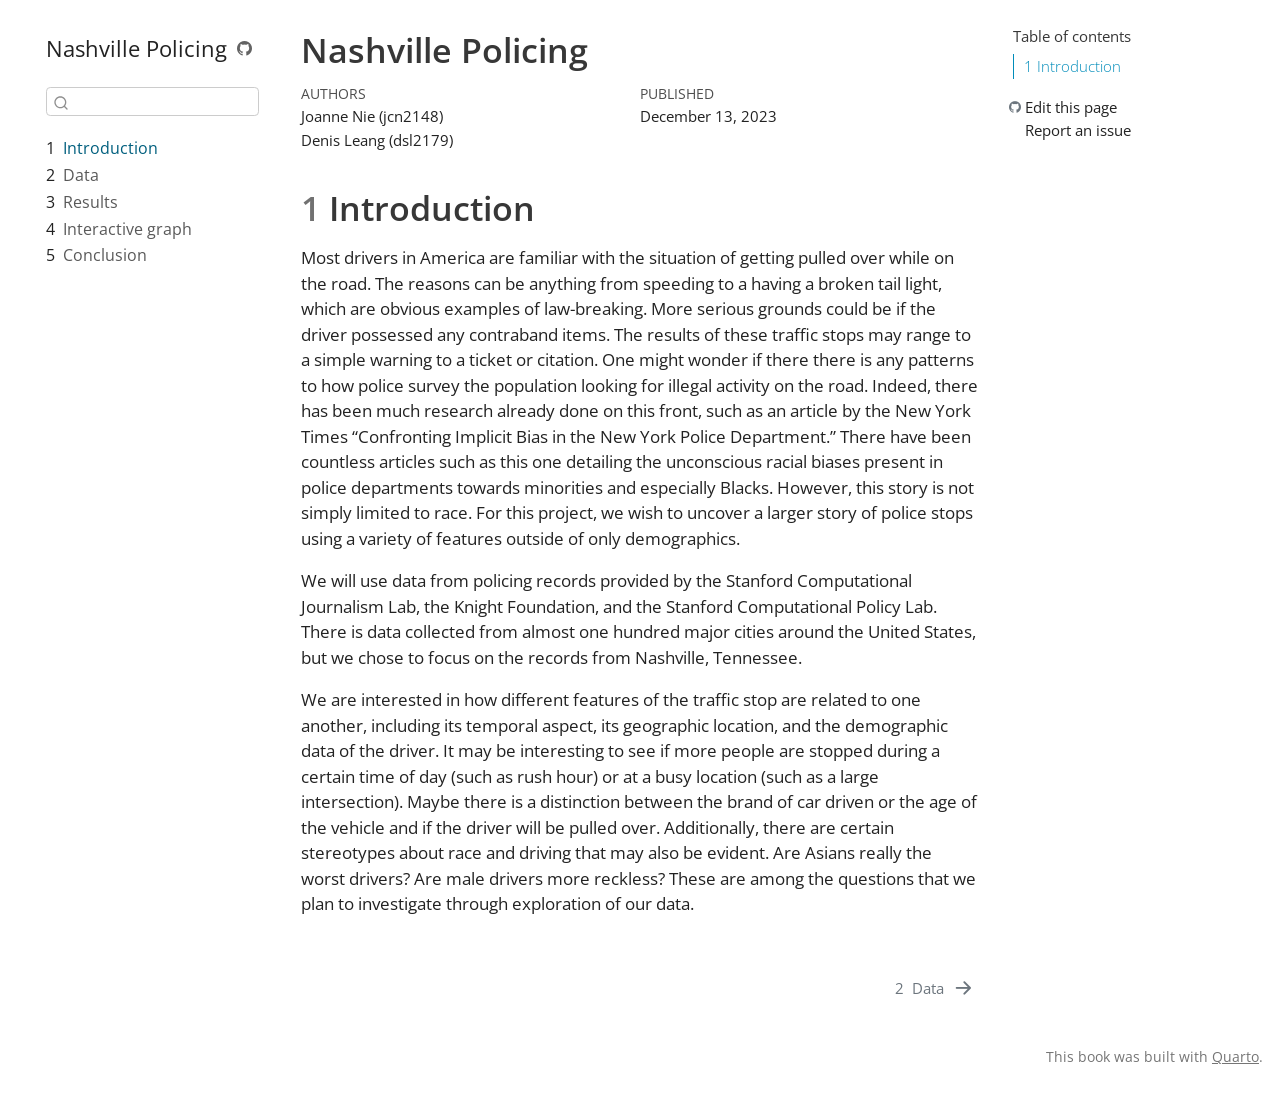
<file: docs/index.html>
<!DOCTYPE html>
<html xmlns="http://www.w3.org/1999/xhtml" lang="en" xml:lang="en"><head>

<meta charset="utf-8">
<meta name="generator" content="quarto-1.3.353">

<meta name="viewport" content="width=device-width, initial-scale=1.0, user-scalable=yes">

<meta name="author" content="Joanne Nie (jcn2148)">
<meta name="author" content="Denis Leang (dsl2179)">
<meta name="dcterms.date" content="2023-12-13">

<title>Nashville Policing</title>
<style>
code{white-space: pre-wrap;}
span.smallcaps{font-variant: small-caps;}
div.columns{display: flex; gap: min(4vw, 1.5em);}
div.column{flex: auto; overflow-x: auto;}
div.hanging-indent{margin-left: 1.5em; text-indent: -1.5em;}
ul.task-list{list-style: none;}
ul.task-list li input[type="checkbox"] {
  width: 0.8em;
  margin: 0 0.8em 0.2em -1em; /* quarto-specific, see https://github.com/quarto-dev/quarto-cli/issues/4556 */ 
  vertical-align: middle;
}
</style>


<script src="site_libs/quarto-nav/quarto-nav.js"></script>
<script src="site_libs/quarto-nav/headroom.min.js"></script>
<script src="site_libs/clipboard/clipboard.min.js"></script>
<script src="site_libs/quarto-search/autocomplete.umd.js"></script>
<script src="site_libs/quarto-search/fuse.min.js"></script>
<script src="site_libs/quarto-search/quarto-search.js"></script>
<meta name="quarto:offset" content="./">
<link href="./data.html" rel="next">
<script src="site_libs/quarto-html/quarto.js"></script>
<script src="site_libs/quarto-html/popper.min.js"></script>
<script src="site_libs/quarto-html/tippy.umd.min.js"></script>
<script src="site_libs/quarto-html/anchor.min.js"></script>
<link href="site_libs/quarto-html/tippy.css" rel="stylesheet">
<link href="site_libs/quarto-html/quarto-syntax-highlighting.css" rel="stylesheet" id="quarto-text-highlighting-styles">
<script src="site_libs/bootstrap/bootstrap.min.js"></script>
<link href="site_libs/bootstrap/bootstrap-icons.css" rel="stylesheet">
<link href="site_libs/bootstrap/bootstrap.min.css" rel="stylesheet" id="quarto-bootstrap" data-mode="light">
<script id="quarto-search-options" type="application/json">{
  "location": "sidebar",
  "copy-button": false,
  "collapse-after": 3,
  "panel-placement": "start",
  "type": "textbox",
  "limit": 20,
  "language": {
    "search-no-results-text": "No results",
    "search-matching-documents-text": "matching documents",
    "search-copy-link-title": "Copy link to search",
    "search-hide-matches-text": "Hide additional matches",
    "search-more-match-text": "more match in this document",
    "search-more-matches-text": "more matches in this document",
    "search-clear-button-title": "Clear",
    "search-detached-cancel-button-title": "Cancel",
    "search-submit-button-title": "Submit"
  }
}</script>


</head>

<body class="nav-sidebar floating">

<div id="quarto-search-results"></div>
  <header id="quarto-header" class="headroom fixed-top">
  <nav class="quarto-secondary-nav">
    <div class="container-fluid d-flex">
      <button type="button" class="quarto-btn-toggle btn" data-bs-toggle="collapse" data-bs-target="#quarto-sidebar,#quarto-sidebar-glass" aria-controls="quarto-sidebar" aria-expanded="false" aria-label="Toggle sidebar navigation" onclick="if (window.quartoToggleHeadroom) { window.quartoToggleHeadroom(); }">
        <i class="bi bi-layout-text-sidebar-reverse"></i>
      </button>
      <nav class="quarto-page-breadcrumbs" aria-label="breadcrumb"><ol class="breadcrumb"><li class="breadcrumb-item"><a href="./index.html"><span class="chapter-number">1</span>&nbsp; <span class="chapter-title">Introduction</span></a></li></ol></nav>
      <a class="flex-grow-1" role="button" data-bs-toggle="collapse" data-bs-target="#quarto-sidebar,#quarto-sidebar-glass" aria-controls="quarto-sidebar" aria-expanded="false" aria-label="Toggle sidebar navigation" onclick="if (window.quartoToggleHeadroom) { window.quartoToggleHeadroom(); }">      
      </a>
      <button type="button" class="btn quarto-search-button" aria-label="Search" onclick="window.quartoOpenSearch();">
        <i class="bi bi-search"></i>
      </button>
    </div>
  </nav>
</header>
<!-- content -->
<div id="quarto-content" class="quarto-container page-columns page-rows-contents page-layout-article">
<!-- sidebar -->
  <nav id="quarto-sidebar" class="sidebar collapse collapse-horizontal sidebar-navigation floating overflow-auto">
    <div class="pt-lg-2 mt-2 text-left sidebar-header">
    <div class="sidebar-title mb-0 py-0">
      <a href="./">Nashville Policing</a> 
        <div class="sidebar-tools-main">
    <a href="https://github.com/YeriAddict/NashvillePolicing.git" title="Source Code" class="quarto-navigation-tool px-1" aria-label="Source Code"><i class="bi bi-github"></i></a>
</div>
    </div>
      </div>
        <div class="mt-2 flex-shrink-0 align-items-center">
        <div class="sidebar-search">
        <div id="quarto-search" class="" title="Search"></div>
        </div>
        </div>
    <div class="sidebar-menu-container"> 
    <ul class="list-unstyled mt-1">
        <li class="sidebar-item">
  <div class="sidebar-item-container"> 
  <a href="./index.html" class="sidebar-item-text sidebar-link active">
 <span class="menu-text"><span class="chapter-number">1</span>&nbsp; <span class="chapter-title">Introduction</span></span></a>
  </div>
</li>
        <li class="sidebar-item">
  <div class="sidebar-item-container"> 
  <a href="./data.html" class="sidebar-item-text sidebar-link">
 <span class="menu-text"><span class="chapter-number">2</span>&nbsp; <span class="chapter-title">Data</span></span></a>
  </div>
</li>
        <li class="sidebar-item">
  <div class="sidebar-item-container"> 
  <a href="./results.html" class="sidebar-item-text sidebar-link">
 <span class="menu-text"><span class="chapter-number">3</span>&nbsp; <span class="chapter-title">Results</span></span></a>
  </div>
</li>
        <li class="sidebar-item">
  <div class="sidebar-item-container"> 
  <a href="./d3graph.html" class="sidebar-item-text sidebar-link">
 <span class="menu-text"><span class="chapter-number">4</span>&nbsp; <span class="chapter-title">Interactive graph</span></span></a>
  </div>
</li>
        <li class="sidebar-item">
  <div class="sidebar-item-container"> 
  <a href="./conclusion.html" class="sidebar-item-text sidebar-link">
 <span class="menu-text"><span class="chapter-number">5</span>&nbsp; <span class="chapter-title">Conclusion</span></span></a>
  </div>
</li>
    </ul>
    </div>
</nav>
<div id="quarto-sidebar-glass" data-bs-toggle="collapse" data-bs-target="#quarto-sidebar,#quarto-sidebar-glass"></div>
<!-- margin-sidebar -->
    <div id="quarto-margin-sidebar" class="sidebar margin-sidebar">
        <nav id="TOC" role="doc-toc" class="toc-active">
    <h2 id="toc-title">Table of contents</h2>
   
  <ul>
  <li><a href="#introduction" id="toc-introduction" class="nav-link active" data-scroll-target="#introduction"><span class="header-section-number">1</span> Introduction</a></li>
  </ul>
<div class="toc-actions"><div><i class="bi bi-github"></i></div><div class="action-links"><p><a href="https://github.com/YeriAddict/NashvillePolicing.git/edit/main/index.qmd" class="toc-action">Edit this page</a></p><p><a href="https://github.com/YeriAddict/NashvillePolicing.git/issues/new" class="toc-action">Report an issue</a></p></div></div></nav>
    </div>
<!-- main -->
<main class="content" id="quarto-document-content">

<header id="title-block-header" class="quarto-title-block default">
<div class="quarto-title">
<h1 class="title">Nashville Policing</h1>
</div>



<div class="quarto-title-meta">

    <div>
    <div class="quarto-title-meta-heading">Authors</div>
    <div class="quarto-title-meta-contents">
             <p>Joanne Nie (jcn2148) </p>
             <p>Denis Leang (dsl2179) </p>
          </div>
  </div>
    
    <div>
    <div class="quarto-title-meta-heading">Published</div>
    <div class="quarto-title-meta-contents">
      <p class="date">December 13, 2023</p>
    </div>
  </div>
  
    
  </div>
  

</header>

<section id="introduction" class="level1" data-number="1">
<h1 data-number="1"><span class="header-section-number">1</span> Introduction</h1>
<p>Most drivers in America are familiar with the situation of getting pulled over while on the road. The reasons can be anything from speeding to a having a broken tail light, which are obvious examples of law-breaking. More serious grounds could be if the driver possessed any contraband items. The results of these traffic stops may range to a simple warning to a ticket or citation. One might wonder if there there is any patterns to how police survey the population looking for illegal activity on the road. Indeed, there has been much research already done on this front, such as an article by the New York Times “Confronting Implicit Bias in the New York Police Department.” There have been countless articles such as this one detailing the unconscious racial biases present in police departments towards minorities and especially Blacks. However, this story is not simply limited to race. For this project, we wish to uncover a larger story of police stops using a variety of features outside of only demographics.</p>
<p>We will use data from policing records provided by the Stanford Computational Journalism Lab, the Knight Foundation, and the Stanford Computational Policy Lab. There is data collected from almost one hundred major cities around the United States, but we chose to focus on the records from Nashville, Tennessee.</p>
<p>We are interested in how different features of the traffic stop are related to one another, including its temporal aspect, its geographic location, and the demographic data of the driver. It may be interesting to see if more people are stopped during a certain time of day (such as rush hour) or at a busy location (such as a large intersection). Maybe there is a distinction between the brand of car driven or the age of the vehicle and if the driver will be pulled over. Additionally, there are certain stereotypes about race and driving that may also be evident. Are Asians really the worst drivers? Are male drivers more reckless? These are among the questions that we plan to investigate through exploration of our data.</p>


</section>

</main> <!-- /main -->
<script id="quarto-html-after-body" type="application/javascript">
window.document.addEventListener("DOMContentLoaded", function (event) {
  const toggleBodyColorMode = (bsSheetEl) => {
    const mode = bsSheetEl.getAttribute("data-mode");
    const bodyEl = window.document.querySelector("body");
    if (mode === "dark") {
      bodyEl.classList.add("quarto-dark");
      bodyEl.classList.remove("quarto-light");
    } else {
      bodyEl.classList.add("quarto-light");
      bodyEl.classList.remove("quarto-dark");
    }
  }
  const toggleBodyColorPrimary = () => {
    const bsSheetEl = window.document.querySelector("link#quarto-bootstrap");
    if (bsSheetEl) {
      toggleBodyColorMode(bsSheetEl);
    }
  }
  toggleBodyColorPrimary();  
  const icon = "";
  const anchorJS = new window.AnchorJS();
  anchorJS.options = {
    placement: 'right',
    icon: icon
  };
  anchorJS.add('.anchored');
  const isCodeAnnotation = (el) => {
    for (const clz of el.classList) {
      if (clz.startsWith('code-annotation-')) {                     
        return true;
      }
    }
    return false;
  }
  const clipboard = new window.ClipboardJS('.code-copy-button', {
    text: function(trigger) {
      const codeEl = trigger.previousElementSibling.cloneNode(true);
      for (const childEl of codeEl.children) {
        if (isCodeAnnotation(childEl)) {
          childEl.remove();
        }
      }
      return codeEl.innerText;
    }
  });
  clipboard.on('success', function(e) {
    // button target
    const button = e.trigger;
    // don't keep focus
    button.blur();
    // flash "checked"
    button.classList.add('code-copy-button-checked');
    var currentTitle = button.getAttribute("title");
    button.setAttribute("title", "Copied!");
    let tooltip;
    if (window.bootstrap) {
      button.setAttribute("data-bs-toggle", "tooltip");
      button.setAttribute("data-bs-placement", "left");
      button.setAttribute("data-bs-title", "Copied!");
      tooltip = new bootstrap.Tooltip(button, 
        { trigger: "manual", 
          customClass: "code-copy-button-tooltip",
          offset: [0, -8]});
      tooltip.show();    
    }
    setTimeout(function() {
      if (tooltip) {
        tooltip.hide();
        button.removeAttribute("data-bs-title");
        button.removeAttribute("data-bs-toggle");
        button.removeAttribute("data-bs-placement");
      }
      button.setAttribute("title", currentTitle);
      button.classList.remove('code-copy-button-checked');
    }, 1000);
    // clear code selection
    e.clearSelection();
  });
  function tippyHover(el, contentFn) {
    const config = {
      allowHTML: true,
      content: contentFn,
      maxWidth: 500,
      delay: 100,
      arrow: false,
      appendTo: function(el) {
          return el.parentElement;
      },
      interactive: true,
      interactiveBorder: 10,
      theme: 'quarto',
      placement: 'bottom-start'
    };
    window.tippy(el, config); 
  }
  const noterefs = window.document.querySelectorAll('a[role="doc-noteref"]');
  for (var i=0; i<noterefs.length; i++) {
    const ref = noterefs[i];
    tippyHover(ref, function() {
      // use id or data attribute instead here
      let href = ref.getAttribute('data-footnote-href') || ref.getAttribute('href');
      try { href = new URL(href).hash; } catch {}
      const id = href.replace(/^#\/?/, "");
      const note = window.document.getElementById(id);
      return note.innerHTML;
    });
  }
      let selectedAnnoteEl;
      const selectorForAnnotation = ( cell, annotation) => {
        let cellAttr = 'data-code-cell="' + cell + '"';
        let lineAttr = 'data-code-annotation="' +  annotation + '"';
        const selector = 'span[' + cellAttr + '][' + lineAttr + ']';
        return selector;
      }
      const selectCodeLines = (annoteEl) => {
        const doc = window.document;
        const targetCell = annoteEl.getAttribute("data-target-cell");
        const targetAnnotation = annoteEl.getAttribute("data-target-annotation");
        const annoteSpan = window.document.querySelector(selectorForAnnotation(targetCell, targetAnnotation));
        const lines = annoteSpan.getAttribute("data-code-lines").split(",");
        const lineIds = lines.map((line) => {
          return targetCell + "-" + line;
        })
        let top = null;
        let height = null;
        let parent = null;
        if (lineIds.length > 0) {
            //compute the position of the single el (top and bottom and make a div)
            const el = window.document.getElementById(lineIds[0]);
            top = el.offsetTop;
            height = el.offsetHeight;
            parent = el.parentElement.parentElement;
          if (lineIds.length > 1) {
            const lastEl = window.document.getElementById(lineIds[lineIds.length - 1]);
            const bottom = lastEl.offsetTop + lastEl.offsetHeight;
            height = bottom - top;
          }
          if (top !== null && height !== null && parent !== null) {
            // cook up a div (if necessary) and position it 
            let div = window.document.getElementById("code-annotation-line-highlight");
            if (div === null) {
              div = window.document.createElement("div");
              div.setAttribute("id", "code-annotation-line-highlight");
              div.style.position = 'absolute';
              parent.appendChild(div);
            }
            div.style.top = top - 2 + "px";
            div.style.height = height + 4 + "px";
            let gutterDiv = window.document.getElementById("code-annotation-line-highlight-gutter");
            if (gutterDiv === null) {
              gutterDiv = window.document.createElement("div");
              gutterDiv.setAttribute("id", "code-annotation-line-highlight-gutter");
              gutterDiv.style.position = 'absolute';
              const codeCell = window.document.getElementById(targetCell);
              const gutter = codeCell.querySelector('.code-annotation-gutter');
              gutter.appendChild(gutterDiv);
            }
            gutterDiv.style.top = top - 2 + "px";
            gutterDiv.style.height = height + 4 + "px";
          }
          selectedAnnoteEl = annoteEl;
        }
      };
      const unselectCodeLines = () => {
        const elementsIds = ["code-annotation-line-highlight", "code-annotation-line-highlight-gutter"];
        elementsIds.forEach((elId) => {
          const div = window.document.getElementById(elId);
          if (div) {
            div.remove();
          }
        });
        selectedAnnoteEl = undefined;
      };
      // Attach click handler to the DT
      const annoteDls = window.document.querySelectorAll('dt[data-target-cell]');
      for (const annoteDlNode of annoteDls) {
        annoteDlNode.addEventListener('click', (event) => {
          const clickedEl = event.target;
          if (clickedEl !== selectedAnnoteEl) {
            unselectCodeLines();
            const activeEl = window.document.querySelector('dt[data-target-cell].code-annotation-active');
            if (activeEl) {
              activeEl.classList.remove('code-annotation-active');
            }
            selectCodeLines(clickedEl);
            clickedEl.classList.add('code-annotation-active');
          } else {
            // Unselect the line
            unselectCodeLines();
            clickedEl.classList.remove('code-annotation-active');
          }
        });
      }
  const findCites = (el) => {
    const parentEl = el.parentElement;
    if (parentEl) {
      const cites = parentEl.dataset.cites;
      if (cites) {
        return {
          el,
          cites: cites.split(' ')
        };
      } else {
        return findCites(el.parentElement)
      }
    } else {
      return undefined;
    }
  };
  var bibliorefs = window.document.querySelectorAll('a[role="doc-biblioref"]');
  for (var i=0; i<bibliorefs.length; i++) {
    const ref = bibliorefs[i];
    const citeInfo = findCites(ref);
    if (citeInfo) {
      tippyHover(citeInfo.el, function() {
        var popup = window.document.createElement('div');
        citeInfo.cites.forEach(function(cite) {
          var citeDiv = window.document.createElement('div');
          citeDiv.classList.add('hanging-indent');
          citeDiv.classList.add('csl-entry');
          var biblioDiv = window.document.getElementById('ref-' + cite);
          if (biblioDiv) {
            citeDiv.innerHTML = biblioDiv.innerHTML;
          }
          popup.appendChild(citeDiv);
        });
        return popup.innerHTML;
      });
    }
  }
});
</script>
<nav class="page-navigation">
  <div class="nav-page nav-page-previous">
  </div>
  <div class="nav-page nav-page-next">
      <a href="./data.html" class="pagination-link">
        <span class="nav-page-text"><span class="chapter-number">2</span>&nbsp; <span class="chapter-title">Data</span></span> <i class="bi bi-arrow-right-short"></i>
      </a>
  </div>
</nav>
</div> <!-- /content -->
<footer class="footer">
  <div class="nav-footer">
    <div class="nav-footer-left">
      &nbsp;
    </div>   
    <div class="nav-footer-center">
      &nbsp;
    </div>
    <div class="nav-footer-right">This book was built with <a href="https://quarto.org/">Quarto</a>.</div>
  </div>
</footer>



</body></html>
</file>
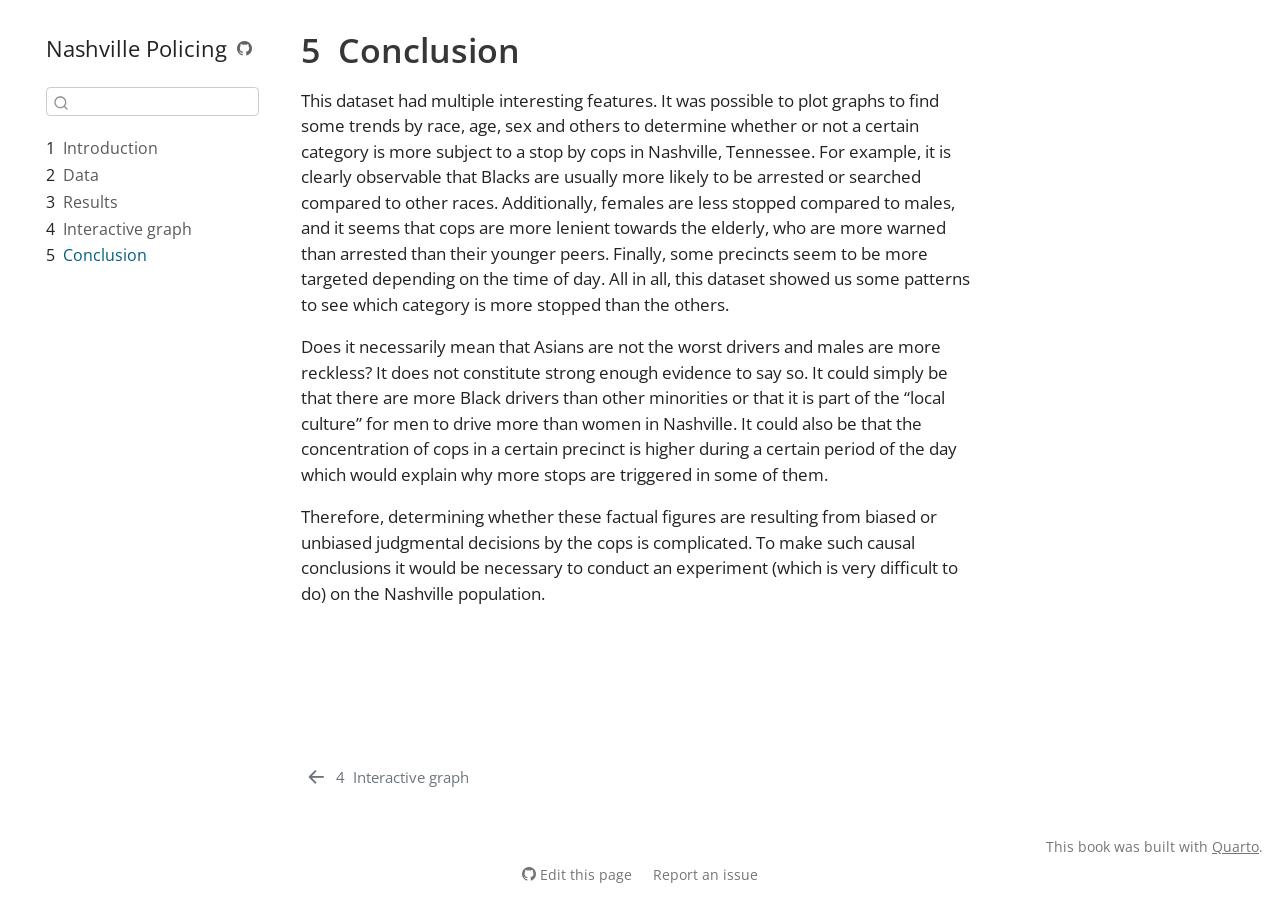
<file: docs/conclusion.html>
<!DOCTYPE html>
<html xmlns="http://www.w3.org/1999/xhtml" lang="en" xml:lang="en"><head>

<meta charset="utf-8">
<meta name="generator" content="quarto-1.3.353">

<meta name="viewport" content="width=device-width, initial-scale=1.0, user-scalable=yes">


<title>Nashville Policing - 5&nbsp; Conclusion</title>
<style>
code{white-space: pre-wrap;}
span.smallcaps{font-variant: small-caps;}
div.columns{display: flex; gap: min(4vw, 1.5em);}
div.column{flex: auto; overflow-x: auto;}
div.hanging-indent{margin-left: 1.5em; text-indent: -1.5em;}
ul.task-list{list-style: none;}
ul.task-list li input[type="checkbox"] {
  width: 0.8em;
  margin: 0 0.8em 0.2em -1em; /* quarto-specific, see https://github.com/quarto-dev/quarto-cli/issues/4556 */ 
  vertical-align: middle;
}
</style>


<script src="site_libs/quarto-nav/quarto-nav.js"></script>
<script src="site_libs/quarto-nav/headroom.min.js"></script>
<script src="site_libs/clipboard/clipboard.min.js"></script>
<script src="site_libs/quarto-search/autocomplete.umd.js"></script>
<script src="site_libs/quarto-search/fuse.min.js"></script>
<script src="site_libs/quarto-search/quarto-search.js"></script>
<meta name="quarto:offset" content="./">
<link href="./d3graph.html" rel="prev">
<script src="site_libs/quarto-html/quarto.js"></script>
<script src="site_libs/quarto-html/popper.min.js"></script>
<script src="site_libs/quarto-html/tippy.umd.min.js"></script>
<script src="site_libs/quarto-html/anchor.min.js"></script>
<link href="site_libs/quarto-html/tippy.css" rel="stylesheet">
<link href="site_libs/quarto-html/quarto-syntax-highlighting.css" rel="stylesheet" id="quarto-text-highlighting-styles">
<script src="site_libs/bootstrap/bootstrap.min.js"></script>
<link href="site_libs/bootstrap/bootstrap-icons.css" rel="stylesheet">
<link href="site_libs/bootstrap/bootstrap.min.css" rel="stylesheet" id="quarto-bootstrap" data-mode="light">
<script id="quarto-search-options" type="application/json">{
  "location": "sidebar",
  "copy-button": false,
  "collapse-after": 3,
  "panel-placement": "start",
  "type": "textbox",
  "limit": 20,
  "language": {
    "search-no-results-text": "No results",
    "search-matching-documents-text": "matching documents",
    "search-copy-link-title": "Copy link to search",
    "search-hide-matches-text": "Hide additional matches",
    "search-more-match-text": "more match in this document",
    "search-more-matches-text": "more matches in this document",
    "search-clear-button-title": "Clear",
    "search-detached-cancel-button-title": "Cancel",
    "search-submit-button-title": "Submit"
  }
}</script>


</head>

<body class="nav-sidebar floating">

<div id="quarto-search-results"></div>
  <header id="quarto-header" class="headroom fixed-top">
  <nav class="quarto-secondary-nav">
    <div class="container-fluid d-flex">
      <button type="button" class="quarto-btn-toggle btn" data-bs-toggle="collapse" data-bs-target="#quarto-sidebar,#quarto-sidebar-glass" aria-controls="quarto-sidebar" aria-expanded="false" aria-label="Toggle sidebar navigation" onclick="if (window.quartoToggleHeadroom) { window.quartoToggleHeadroom(); }">
        <i class="bi bi-layout-text-sidebar-reverse"></i>
      </button>
      <nav class="quarto-page-breadcrumbs" aria-label="breadcrumb"><ol class="breadcrumb"><li class="breadcrumb-item"><a href="./conclusion.html"><span class="chapter-number">5</span>&nbsp; <span class="chapter-title">Conclusion</span></a></li></ol></nav>
      <a class="flex-grow-1" role="button" data-bs-toggle="collapse" data-bs-target="#quarto-sidebar,#quarto-sidebar-glass" aria-controls="quarto-sidebar" aria-expanded="false" aria-label="Toggle sidebar navigation" onclick="if (window.quartoToggleHeadroom) { window.quartoToggleHeadroom(); }">      
      </a>
      <button type="button" class="btn quarto-search-button" aria-label="Search" onclick="window.quartoOpenSearch();">
        <i class="bi bi-search"></i>
      </button>
    </div>
  </nav>
</header>
<!-- content -->
<div id="quarto-content" class="quarto-container page-columns page-rows-contents page-layout-article">
<!-- sidebar -->
  <nav id="quarto-sidebar" class="sidebar collapse collapse-horizontal sidebar-navigation floating overflow-auto">
    <div class="pt-lg-2 mt-2 text-left sidebar-header">
    <div class="sidebar-title mb-0 py-0">
      <a href="./">Nashville Policing</a> 
        <div class="sidebar-tools-main">
    <a href="https://github.com/YeriAddict/NashvillePolicing.git" title="Source Code" class="quarto-navigation-tool px-1" aria-label="Source Code"><i class="bi bi-github"></i></a>
</div>
    </div>
      </div>
        <div class="mt-2 flex-shrink-0 align-items-center">
        <div class="sidebar-search">
        <div id="quarto-search" class="" title="Search"></div>
        </div>
        </div>
    <div class="sidebar-menu-container"> 
    <ul class="list-unstyled mt-1">
        <li class="sidebar-item">
  <div class="sidebar-item-container"> 
  <a href="./index.html" class="sidebar-item-text sidebar-link">
 <span class="menu-text"><span class="chapter-number">1</span>&nbsp; <span class="chapter-title">Introduction</span></span></a>
  </div>
</li>
        <li class="sidebar-item">
  <div class="sidebar-item-container"> 
  <a href="./data.html" class="sidebar-item-text sidebar-link">
 <span class="menu-text"><span class="chapter-number">2</span>&nbsp; <span class="chapter-title">Data</span></span></a>
  </div>
</li>
        <li class="sidebar-item">
  <div class="sidebar-item-container"> 
  <a href="./results.html" class="sidebar-item-text sidebar-link">
 <span class="menu-text"><span class="chapter-number">3</span>&nbsp; <span class="chapter-title">Results</span></span></a>
  </div>
</li>
        <li class="sidebar-item">
  <div class="sidebar-item-container"> 
  <a href="./d3graph.html" class="sidebar-item-text sidebar-link">
 <span class="menu-text"><span class="chapter-number">4</span>&nbsp; <span class="chapter-title">Interactive graph</span></span></a>
  </div>
</li>
        <li class="sidebar-item">
  <div class="sidebar-item-container"> 
  <a href="./conclusion.html" class="sidebar-item-text sidebar-link active">
 <span class="menu-text"><span class="chapter-number">5</span>&nbsp; <span class="chapter-title">Conclusion</span></span></a>
  </div>
</li>
    </ul>
    </div>
</nav>
<div id="quarto-sidebar-glass" data-bs-toggle="collapse" data-bs-target="#quarto-sidebar,#quarto-sidebar-glass"></div>
<!-- margin-sidebar -->
    <div id="quarto-margin-sidebar" class="sidebar margin-sidebar">
        
    </div>
<!-- main -->
<main class="content" id="quarto-document-content">

<header id="title-block-header" class="quarto-title-block default">
<div class="quarto-title">
<h1 class="title"><span class="chapter-number">5</span>&nbsp; <span class="chapter-title">Conclusion</span></h1>
</div>



<div class="quarto-title-meta">

    
  
    
  </div>
  

</header>

<p>This dataset had multiple interesting features. It was possible to plot graphs to find some trends by race, age, sex and others to determine whether or not a certain category is more subject to a stop by cops in Nashville, Tennessee. For example, it is clearly observable that Blacks are usually more likely to be arrested or searched compared to other races. Additionally, females are less stopped compared to males, and it seems that cops are more lenient towards the elderly, who are more warned than arrested than their younger peers. Finally, some precincts seem to be more targeted depending on the time of day. All in all, this dataset showed us some patterns to see which category is more stopped than the others.</p>
<p>Does it necessarily mean that Asians are not the worst drivers and males are more reckless? It does not constitute strong enough evidence to say so. It could simply be that there are more Black drivers than other minorities or that it is part of the “local culture” for men to drive more than women in Nashville. It could also be that the concentration of cops in a certain precinct is higher during a certain period of the day which would explain why more stops are triggered in some of them.</p>
<p>Therefore, determining whether these factual figures are resulting from biased or unbiased judgmental decisions by the cops is complicated. To make such causal conclusions it would be necessary to conduct an experiment (which is very difficult to do) on the Nashville population.</p>



</main> <!-- /main -->
<script id="quarto-html-after-body" type="application/javascript">
window.document.addEventListener("DOMContentLoaded", function (event) {
  const toggleBodyColorMode = (bsSheetEl) => {
    const mode = bsSheetEl.getAttribute("data-mode");
    const bodyEl = window.document.querySelector("body");
    if (mode === "dark") {
      bodyEl.classList.add("quarto-dark");
      bodyEl.classList.remove("quarto-light");
    } else {
      bodyEl.classList.add("quarto-light");
      bodyEl.classList.remove("quarto-dark");
    }
  }
  const toggleBodyColorPrimary = () => {
    const bsSheetEl = window.document.querySelector("link#quarto-bootstrap");
    if (bsSheetEl) {
      toggleBodyColorMode(bsSheetEl);
    }
  }
  toggleBodyColorPrimary();  
  const icon = "";
  const anchorJS = new window.AnchorJS();
  anchorJS.options = {
    placement: 'right',
    icon: icon
  };
  anchorJS.add('.anchored');
  const isCodeAnnotation = (el) => {
    for (const clz of el.classList) {
      if (clz.startsWith('code-annotation-')) {                     
        return true;
      }
    }
    return false;
  }
  const clipboard = new window.ClipboardJS('.code-copy-button', {
    text: function(trigger) {
      const codeEl = trigger.previousElementSibling.cloneNode(true);
      for (const childEl of codeEl.children) {
        if (isCodeAnnotation(childEl)) {
          childEl.remove();
        }
      }
      return codeEl.innerText;
    }
  });
  clipboard.on('success', function(e) {
    // button target
    const button = e.trigger;
    // don't keep focus
    button.blur();
    // flash "checked"
    button.classList.add('code-copy-button-checked');
    var currentTitle = button.getAttribute("title");
    button.setAttribute("title", "Copied!");
    let tooltip;
    if (window.bootstrap) {
      button.setAttribute("data-bs-toggle", "tooltip");
      button.setAttribute("data-bs-placement", "left");
      button.setAttribute("data-bs-title", "Copied!");
      tooltip = new bootstrap.Tooltip(button, 
        { trigger: "manual", 
          customClass: "code-copy-button-tooltip",
          offset: [0, -8]});
      tooltip.show();    
    }
    setTimeout(function() {
      if (tooltip) {
        tooltip.hide();
        button.removeAttribute("data-bs-title");
        button.removeAttribute("data-bs-toggle");
        button.removeAttribute("data-bs-placement");
      }
      button.setAttribute("title", currentTitle);
      button.classList.remove('code-copy-button-checked');
    }, 1000);
    // clear code selection
    e.clearSelection();
  });
  function tippyHover(el, contentFn) {
    const config = {
      allowHTML: true,
      content: contentFn,
      maxWidth: 500,
      delay: 100,
      arrow: false,
      appendTo: function(el) {
          return el.parentElement;
      },
      interactive: true,
      interactiveBorder: 10,
      theme: 'quarto',
      placement: 'bottom-start'
    };
    window.tippy(el, config); 
  }
  const noterefs = window.document.querySelectorAll('a[role="doc-noteref"]');
  for (var i=0; i<noterefs.length; i++) {
    const ref = noterefs[i];
    tippyHover(ref, function() {
      // use id or data attribute instead here
      let href = ref.getAttribute('data-footnote-href') || ref.getAttribute('href');
      try { href = new URL(href).hash; } catch {}
      const id = href.replace(/^#\/?/, "");
      const note = window.document.getElementById(id);
      return note.innerHTML;
    });
  }
      let selectedAnnoteEl;
      const selectorForAnnotation = ( cell, annotation) => {
        let cellAttr = 'data-code-cell="' + cell + '"';
        let lineAttr = 'data-code-annotation="' +  annotation + '"';
        const selector = 'span[' + cellAttr + '][' + lineAttr + ']';
        return selector;
      }
      const selectCodeLines = (annoteEl) => {
        const doc = window.document;
        const targetCell = annoteEl.getAttribute("data-target-cell");
        const targetAnnotation = annoteEl.getAttribute("data-target-annotation");
        const annoteSpan = window.document.querySelector(selectorForAnnotation(targetCell, targetAnnotation));
        const lines = annoteSpan.getAttribute("data-code-lines").split(",");
        const lineIds = lines.map((line) => {
          return targetCell + "-" + line;
        })
        let top = null;
        let height = null;
        let parent = null;
        if (lineIds.length > 0) {
            //compute the position of the single el (top and bottom and make a div)
            const el = window.document.getElementById(lineIds[0]);
            top = el.offsetTop;
            height = el.offsetHeight;
            parent = el.parentElement.parentElement;
          if (lineIds.length > 1) {
            const lastEl = window.document.getElementById(lineIds[lineIds.length - 1]);
            const bottom = lastEl.offsetTop + lastEl.offsetHeight;
            height = bottom - top;
          }
          if (top !== null && height !== null && parent !== null) {
            // cook up a div (if necessary) and position it 
            let div = window.document.getElementById("code-annotation-line-highlight");
            if (div === null) {
              div = window.document.createElement("div");
              div.setAttribute("id", "code-annotation-line-highlight");
              div.style.position = 'absolute';
              parent.appendChild(div);
            }
            div.style.top = top - 2 + "px";
            div.style.height = height + 4 + "px";
            let gutterDiv = window.document.getElementById("code-annotation-line-highlight-gutter");
            if (gutterDiv === null) {
              gutterDiv = window.document.createElement("div");
              gutterDiv.setAttribute("id", "code-annotation-line-highlight-gutter");
              gutterDiv.style.position = 'absolute';
              const codeCell = window.document.getElementById(targetCell);
              const gutter = codeCell.querySelector('.code-annotation-gutter');
              gutter.appendChild(gutterDiv);
            }
            gutterDiv.style.top = top - 2 + "px";
            gutterDiv.style.height = height + 4 + "px";
          }
          selectedAnnoteEl = annoteEl;
        }
      };
      const unselectCodeLines = () => {
        const elementsIds = ["code-annotation-line-highlight", "code-annotation-line-highlight-gutter"];
        elementsIds.forEach((elId) => {
          const div = window.document.getElementById(elId);
          if (div) {
            div.remove();
          }
        });
        selectedAnnoteEl = undefined;
      };
      // Attach click handler to the DT
      const annoteDls = window.document.querySelectorAll('dt[data-target-cell]');
      for (const annoteDlNode of annoteDls) {
        annoteDlNode.addEventListener('click', (event) => {
          const clickedEl = event.target;
          if (clickedEl !== selectedAnnoteEl) {
            unselectCodeLines();
            const activeEl = window.document.querySelector('dt[data-target-cell].code-annotation-active');
            if (activeEl) {
              activeEl.classList.remove('code-annotation-active');
            }
            selectCodeLines(clickedEl);
            clickedEl.classList.add('code-annotation-active');
          } else {
            // Unselect the line
            unselectCodeLines();
            clickedEl.classList.remove('code-annotation-active');
          }
        });
      }
  const findCites = (el) => {
    const parentEl = el.parentElement;
    if (parentEl) {
      const cites = parentEl.dataset.cites;
      if (cites) {
        return {
          el,
          cites: cites.split(' ')
        };
      } else {
        return findCites(el.parentElement)
      }
    } else {
      return undefined;
    }
  };
  var bibliorefs = window.document.querySelectorAll('a[role="doc-biblioref"]');
  for (var i=0; i<bibliorefs.length; i++) {
    const ref = bibliorefs[i];
    const citeInfo = findCites(ref);
    if (citeInfo) {
      tippyHover(citeInfo.el, function() {
        var popup = window.document.createElement('div');
        citeInfo.cites.forEach(function(cite) {
          var citeDiv = window.document.createElement('div');
          citeDiv.classList.add('hanging-indent');
          citeDiv.classList.add('csl-entry');
          var biblioDiv = window.document.getElementById('ref-' + cite);
          if (biblioDiv) {
            citeDiv.innerHTML = biblioDiv.innerHTML;
          }
          popup.appendChild(citeDiv);
        });
        return popup.innerHTML;
      });
    }
  }
});
</script>
<nav class="page-navigation">
  <div class="nav-page nav-page-previous">
      <a href="./d3graph.html" class="pagination-link">
        <i class="bi bi-arrow-left-short"></i> <span class="nav-page-text"><span class="chapter-number">4</span>&nbsp; <span class="chapter-title">Interactive graph</span></span>
      </a>          
  </div>
  <div class="nav-page nav-page-next">
  </div>
</nav>
</div> <!-- /content -->
<footer class="footer">
  <div class="nav-footer">
    <div class="nav-footer-left">
      &nbsp;
    </div>   
    <div class="nav-footer-center">
      &nbsp;
    <div class="toc-actions"><div><i class="bi bi-github"></i></div><div class="action-links"><p><a href="https://github.com/YeriAddict/NashvillePolicing.git/edit/main/conclusion.qmd" class="toc-action">Edit this page</a></p><p><a href="https://github.com/YeriAddict/NashvillePolicing.git/issues/new" class="toc-action">Report an issue</a></p></div></div></div>
    <div class="nav-footer-right">This book was built with <a href="https://quarto.org/">Quarto</a>.</div>
  </div>
</footer>



</body></html>
</file>
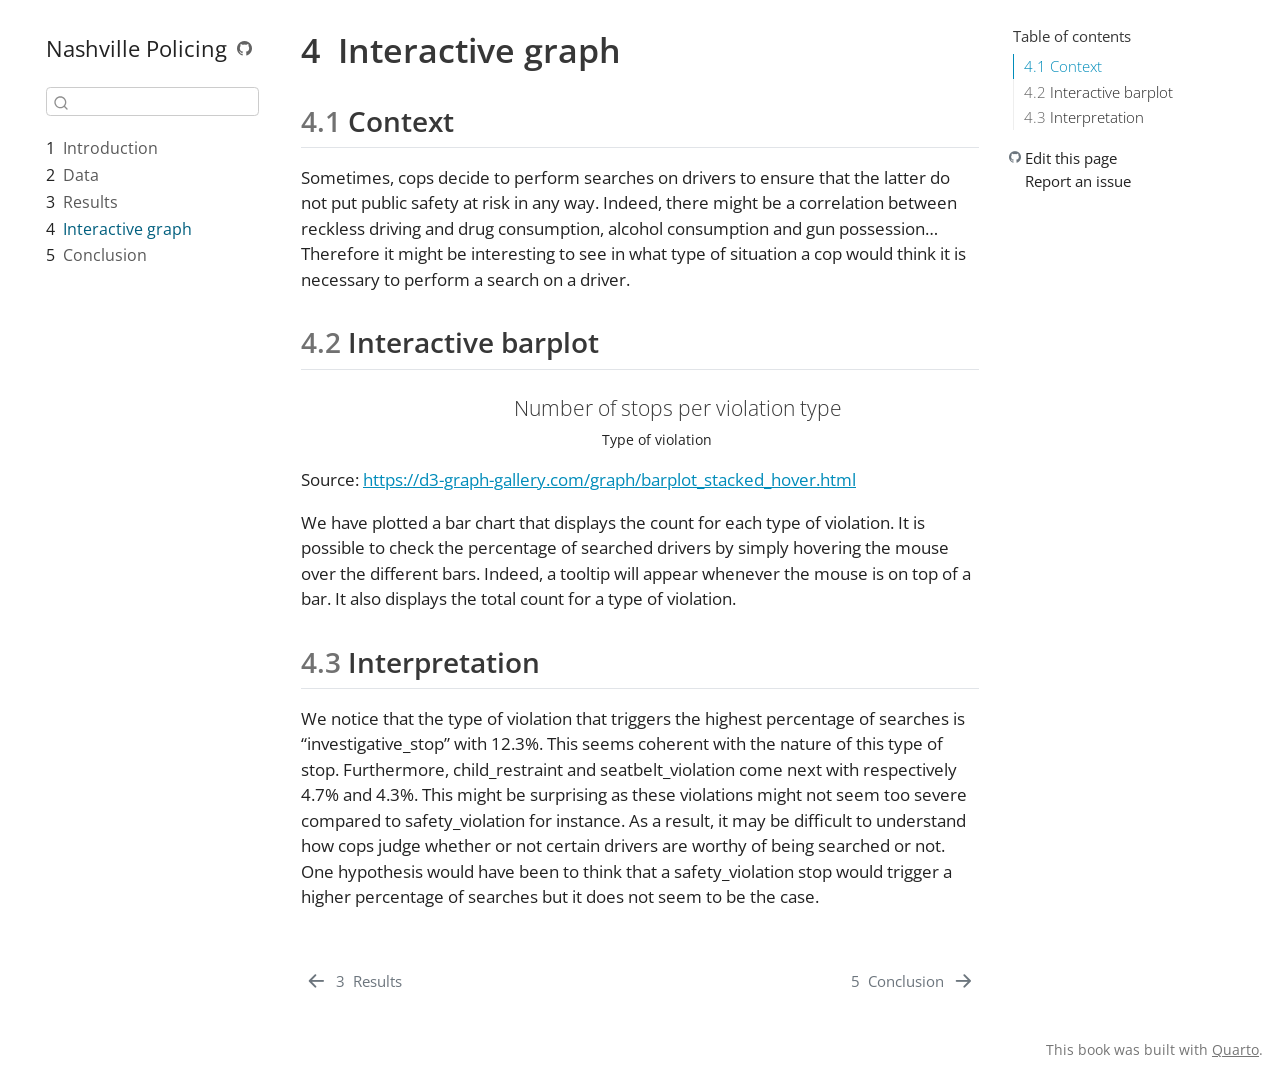
<file: docs/d3graph.html>
<!DOCTYPE html>
<html xmlns="http://www.w3.org/1999/xhtml" lang="en" xml:lang="en"><head>

<meta charset="utf-8">
<meta name="generator" content="quarto-1.3.353">

<meta name="viewport" content="width=device-width, initial-scale=1.0, user-scalable=yes">


<title>Nashville Policing - 4&nbsp; Interactive graph</title>
<style>
code{white-space: pre-wrap;}
span.smallcaps{font-variant: small-caps;}
div.columns{display: flex; gap: min(4vw, 1.5em);}
div.column{flex: auto; overflow-x: auto;}
div.hanging-indent{margin-left: 1.5em; text-indent: -1.5em;}
ul.task-list{list-style: none;}
ul.task-list li input[type="checkbox"] {
  width: 0.8em;
  margin: 0 0.8em 0.2em -1em; /* quarto-specific, see https://github.com/quarto-dev/quarto-cli/issues/4556 */ 
  vertical-align: middle;
}
</style>


<script src="site_libs/quarto-nav/quarto-nav.js"></script>
<script src="site_libs/quarto-nav/headroom.min.js"></script>
<script src="site_libs/clipboard/clipboard.min.js"></script>
<script src="site_libs/quarto-search/autocomplete.umd.js"></script>
<script src="site_libs/quarto-search/fuse.min.js"></script>
<script src="site_libs/quarto-search/quarto-search.js"></script>
<meta name="quarto:offset" content="./">
<link href="./conclusion.html" rel="next">
<link href="./results.html" rel="prev">
<script src="site_libs/quarto-html/quarto.js"></script>
<script src="site_libs/quarto-html/popper.min.js"></script>
<script src="site_libs/quarto-html/tippy.umd.min.js"></script>
<script src="site_libs/quarto-html/anchor.min.js"></script>
<link href="site_libs/quarto-html/tippy.css" rel="stylesheet">
<link href="site_libs/quarto-html/quarto-syntax-highlighting.css" rel="stylesheet" id="quarto-text-highlighting-styles">
<script src="site_libs/bootstrap/bootstrap.min.js"></script>
<link href="site_libs/bootstrap/bootstrap-icons.css" rel="stylesheet">
<link href="site_libs/bootstrap/bootstrap.min.css" rel="stylesheet" id="quarto-bootstrap" data-mode="light">
<script id="quarto-search-options" type="application/json">{
  "location": "sidebar",
  "copy-button": false,
  "collapse-after": 3,
  "panel-placement": "start",
  "type": "textbox",
  "limit": 20,
  "language": {
    "search-no-results-text": "No results",
    "search-matching-documents-text": "matching documents",
    "search-copy-link-title": "Copy link to search",
    "search-hide-matches-text": "Hide additional matches",
    "search-more-match-text": "more match in this document",
    "search-more-matches-text": "more matches in this document",
    "search-clear-button-title": "Clear",
    "search-detached-cancel-button-title": "Cancel",
    "search-submit-button-title": "Submit"
  }
}</script>


</head>

<body class="nav-sidebar floating">

<div id="quarto-search-results"></div>
  <header id="quarto-header" class="headroom fixed-top">
  <nav class="quarto-secondary-nav">
    <div class="container-fluid d-flex">
      <button type="button" class="quarto-btn-toggle btn" data-bs-toggle="collapse" data-bs-target="#quarto-sidebar,#quarto-sidebar-glass" aria-controls="quarto-sidebar" aria-expanded="false" aria-label="Toggle sidebar navigation" onclick="if (window.quartoToggleHeadroom) { window.quartoToggleHeadroom(); }">
        <i class="bi bi-layout-text-sidebar-reverse"></i>
      </button>
      <nav class="quarto-page-breadcrumbs" aria-label="breadcrumb"><ol class="breadcrumb"><li class="breadcrumb-item"><a href="./d3graph.html"><span class="chapter-number">4</span>&nbsp; <span class="chapter-title">Interactive graph</span></a></li></ol></nav>
      <a class="flex-grow-1" role="button" data-bs-toggle="collapse" data-bs-target="#quarto-sidebar,#quarto-sidebar-glass" aria-controls="quarto-sidebar" aria-expanded="false" aria-label="Toggle sidebar navigation" onclick="if (window.quartoToggleHeadroom) { window.quartoToggleHeadroom(); }">      
      </a>
      <button type="button" class="btn quarto-search-button" aria-label="Search" onclick="window.quartoOpenSearch();">
        <i class="bi bi-search"></i>
      </button>
    </div>
  </nav>
</header>
<!-- content -->
<div id="quarto-content" class="quarto-container page-columns page-rows-contents page-layout-article">
<!-- sidebar -->
  <nav id="quarto-sidebar" class="sidebar collapse collapse-horizontal sidebar-navigation floating overflow-auto">
    <div class="pt-lg-2 mt-2 text-left sidebar-header">
    <div class="sidebar-title mb-0 py-0">
      <a href="./">Nashville Policing</a> 
        <div class="sidebar-tools-main">
    <a href="https://github.com/YeriAddict/NashvillePolicing.git" title="Source Code" class="quarto-navigation-tool px-1" aria-label="Source Code"><i class="bi bi-github"></i></a>
</div>
    </div>
      </div>
        <div class="mt-2 flex-shrink-0 align-items-center">
        <div class="sidebar-search">
        <div id="quarto-search" class="" title="Search"></div>
        </div>
        </div>
    <div class="sidebar-menu-container"> 
    <ul class="list-unstyled mt-1">
        <li class="sidebar-item">
  <div class="sidebar-item-container"> 
  <a href="./index.html" class="sidebar-item-text sidebar-link">
 <span class="menu-text"><span class="chapter-number">1</span>&nbsp; <span class="chapter-title">Introduction</span></span></a>
  </div>
</li>
        <li class="sidebar-item">
  <div class="sidebar-item-container"> 
  <a href="./data.html" class="sidebar-item-text sidebar-link">
 <span class="menu-text"><span class="chapter-number">2</span>&nbsp; <span class="chapter-title">Data</span></span></a>
  </div>
</li>
        <li class="sidebar-item">
  <div class="sidebar-item-container"> 
  <a href="./results.html" class="sidebar-item-text sidebar-link">
 <span class="menu-text"><span class="chapter-number">3</span>&nbsp; <span class="chapter-title">Results</span></span></a>
  </div>
</li>
        <li class="sidebar-item">
  <div class="sidebar-item-container"> 
  <a href="./d3graph.html" class="sidebar-item-text sidebar-link active">
 <span class="menu-text"><span class="chapter-number">4</span>&nbsp; <span class="chapter-title">Interactive graph</span></span></a>
  </div>
</li>
        <li class="sidebar-item">
  <div class="sidebar-item-container"> 
  <a href="./conclusion.html" class="sidebar-item-text sidebar-link">
 <span class="menu-text"><span class="chapter-number">5</span>&nbsp; <span class="chapter-title">Conclusion</span></span></a>
  </div>
</li>
    </ul>
    </div>
</nav>
<div id="quarto-sidebar-glass" data-bs-toggle="collapse" data-bs-target="#quarto-sidebar,#quarto-sidebar-glass"></div>
<!-- margin-sidebar -->
    <div id="quarto-margin-sidebar" class="sidebar margin-sidebar">
        <nav id="TOC" role="doc-toc" class="toc-active">
    <h2 id="toc-title">Table of contents</h2>
   
  <ul>
  <li><a href="#context" id="toc-context" class="nav-link active" data-scroll-target="#context"><span class="header-section-number">4.1</span> Context</a></li>
  <li><a href="#interactive-barplot" id="toc-interactive-barplot" class="nav-link" data-scroll-target="#interactive-barplot"><span class="header-section-number">4.2</span> Interactive barplot</a></li>
  <li><a href="#interpretation" id="toc-interpretation" class="nav-link" data-scroll-target="#interpretation"><span class="header-section-number">4.3</span> Interpretation</a></li>
  </ul>
<div class="toc-actions"><div><i class="bi bi-github"></i></div><div class="action-links"><p><a href="https://github.com/YeriAddict/NashvillePolicing.git/edit/main/d3graph.qmd" class="toc-action">Edit this page</a></p><p><a href="https://github.com/YeriAddict/NashvillePolicing.git/issues/new" class="toc-action">Report an issue</a></p></div></div></nav>
    </div>
<!-- main -->
<main class="content" id="quarto-document-content">

<header id="title-block-header" class="quarto-title-block default">
<div class="quarto-title">
<h1 class="title"><span class="chapter-number">4</span>&nbsp; <span class="chapter-title">Interactive graph</span></h1>
</div>



<div class="quarto-title-meta">

    
  
    
  </div>
  

</header>

<section id="context" class="level2" data-number="4.1">
<h2 data-number="4.1" class="anchored" data-anchor-id="context"><span class="header-section-number">4.1</span> Context</h2>
<p>Sometimes, cops decide to perform searches on drivers to ensure that the latter do not put public safety at risk in any way. Indeed, there might be a correlation between reckless driving and drug consumption, alcohol consumption and gun possession… Therefore it might be interesting to see in what type of situation a cop would think it is necessary to perform a search on a driver.</p>
</section>
<section id="interactive-barplot" class="level2" data-number="4.2">
<h2 data-number="4.2" class="anchored" data-anchor-id="interactive-barplot"><span class="header-section-number">4.2</span> Interactive barplot</h2>
<script src="https://d3js.org/d3.v4.js"></script>
<h4 style="text-align: center; margin-left: 15%" class="anchored">
Number of stops per violation type
</h4>
<div id="plot" style="width: 960px">

</div>
<p style="text-align: center; font-size: 14px; margin-left: 5%">
Type of violation
</p>
<script src="scripts/myscript.js"></script>
<p>Source: <a href="https://d3-graph-gallery.com/graph/barplot_stacked_hover.html">https://d3-graph-gallery.com/graph/barplot_stacked_hover.html</a></p>
<p>We have plotted a bar chart that displays the count for each type of violation. It is possible to check the percentage of searched drivers by simply hovering the mouse over the different bars. Indeed, a tooltip will appear whenever the mouse is on top of a bar. It also displays the total count for a type of violation.</p>
</section>
<section id="interpretation" class="level2" data-number="4.3">
<h2 data-number="4.3" class="anchored" data-anchor-id="interpretation"><span class="header-section-number">4.3</span> Interpretation</h2>
<p>We notice that the type of violation that triggers the highest percentage of searches is “investigative_stop” with 12.3%. This seems coherent with the nature of this type of stop. Furthermore, child_restraint and seatbelt_violation come next with respectively 4.7% and 4.3%. This might be surprising as these violations might not seem too severe compared to safety_violation for instance. As a result, it may be difficult to understand how cops judge whether or not certain drivers are worthy of being searched or not. One hypothesis would have been to think that a safety_violation stop would trigger a higher percentage of searches but it does not seem to be the case.</p>


</section>

</main> <!-- /main -->
<script id="quarto-html-after-body" type="application/javascript">
window.document.addEventListener("DOMContentLoaded", function (event) {
  const toggleBodyColorMode = (bsSheetEl) => {
    const mode = bsSheetEl.getAttribute("data-mode");
    const bodyEl = window.document.querySelector("body");
    if (mode === "dark") {
      bodyEl.classList.add("quarto-dark");
      bodyEl.classList.remove("quarto-light");
    } else {
      bodyEl.classList.add("quarto-light");
      bodyEl.classList.remove("quarto-dark");
    }
  }
  const toggleBodyColorPrimary = () => {
    const bsSheetEl = window.document.querySelector("link#quarto-bootstrap");
    if (bsSheetEl) {
      toggleBodyColorMode(bsSheetEl);
    }
  }
  toggleBodyColorPrimary();  
  const icon = "";
  const anchorJS = new window.AnchorJS();
  anchorJS.options = {
    placement: 'right',
    icon: icon
  };
  anchorJS.add('.anchored');
  const isCodeAnnotation = (el) => {
    for (const clz of el.classList) {
      if (clz.startsWith('code-annotation-')) {                     
        return true;
      }
    }
    return false;
  }
  const clipboard = new window.ClipboardJS('.code-copy-button', {
    text: function(trigger) {
      const codeEl = trigger.previousElementSibling.cloneNode(true);
      for (const childEl of codeEl.children) {
        if (isCodeAnnotation(childEl)) {
          childEl.remove();
        }
      }
      return codeEl.innerText;
    }
  });
  clipboard.on('success', function(e) {
    // button target
    const button = e.trigger;
    // don't keep focus
    button.blur();
    // flash "checked"
    button.classList.add('code-copy-button-checked');
    var currentTitle = button.getAttribute("title");
    button.setAttribute("title", "Copied!");
    let tooltip;
    if (window.bootstrap) {
      button.setAttribute("data-bs-toggle", "tooltip");
      button.setAttribute("data-bs-placement", "left");
      button.setAttribute("data-bs-title", "Copied!");
      tooltip = new bootstrap.Tooltip(button, 
        { trigger: "manual", 
          customClass: "code-copy-button-tooltip",
          offset: [0, -8]});
      tooltip.show();    
    }
    setTimeout(function() {
      if (tooltip) {
        tooltip.hide();
        button.removeAttribute("data-bs-title");
        button.removeAttribute("data-bs-toggle");
        button.removeAttribute("data-bs-placement");
      }
      button.setAttribute("title", currentTitle);
      button.classList.remove('code-copy-button-checked');
    }, 1000);
    // clear code selection
    e.clearSelection();
  });
  function tippyHover(el, contentFn) {
    const config = {
      allowHTML: true,
      content: contentFn,
      maxWidth: 500,
      delay: 100,
      arrow: false,
      appendTo: function(el) {
          return el.parentElement;
      },
      interactive: true,
      interactiveBorder: 10,
      theme: 'quarto',
      placement: 'bottom-start'
    };
    window.tippy(el, config); 
  }
  const noterefs = window.document.querySelectorAll('a[role="doc-noteref"]');
  for (var i=0; i<noterefs.length; i++) {
    const ref = noterefs[i];
    tippyHover(ref, function() {
      // use id or data attribute instead here
      let href = ref.getAttribute('data-footnote-href') || ref.getAttribute('href');
      try { href = new URL(href).hash; } catch {}
      const id = href.replace(/^#\/?/, "");
      const note = window.document.getElementById(id);
      return note.innerHTML;
    });
  }
      let selectedAnnoteEl;
      const selectorForAnnotation = ( cell, annotation) => {
        let cellAttr = 'data-code-cell="' + cell + '"';
        let lineAttr = 'data-code-annotation="' +  annotation + '"';
        const selector = 'span[' + cellAttr + '][' + lineAttr + ']';
        return selector;
      }
      const selectCodeLines = (annoteEl) => {
        const doc = window.document;
        const targetCell = annoteEl.getAttribute("data-target-cell");
        const targetAnnotation = annoteEl.getAttribute("data-target-annotation");
        const annoteSpan = window.document.querySelector(selectorForAnnotation(targetCell, targetAnnotation));
        const lines = annoteSpan.getAttribute("data-code-lines").split(",");
        const lineIds = lines.map((line) => {
          return targetCell + "-" + line;
        })
        let top = null;
        let height = null;
        let parent = null;
        if (lineIds.length > 0) {
            //compute the position of the single el (top and bottom and make a div)
            const el = window.document.getElementById(lineIds[0]);
            top = el.offsetTop;
            height = el.offsetHeight;
            parent = el.parentElement.parentElement;
          if (lineIds.length > 1) {
            const lastEl = window.document.getElementById(lineIds[lineIds.length - 1]);
            const bottom = lastEl.offsetTop + lastEl.offsetHeight;
            height = bottom - top;
          }
          if (top !== null && height !== null && parent !== null) {
            // cook up a div (if necessary) and position it 
            let div = window.document.getElementById("code-annotation-line-highlight");
            if (div === null) {
              div = window.document.createElement("div");
              div.setAttribute("id", "code-annotation-line-highlight");
              div.style.position = 'absolute';
              parent.appendChild(div);
            }
            div.style.top = top - 2 + "px";
            div.style.height = height + 4 + "px";
            let gutterDiv = window.document.getElementById("code-annotation-line-highlight-gutter");
            if (gutterDiv === null) {
              gutterDiv = window.document.createElement("div");
              gutterDiv.setAttribute("id", "code-annotation-line-highlight-gutter");
              gutterDiv.style.position = 'absolute';
              const codeCell = window.document.getElementById(targetCell);
              const gutter = codeCell.querySelector('.code-annotation-gutter');
              gutter.appendChild(gutterDiv);
            }
            gutterDiv.style.top = top - 2 + "px";
            gutterDiv.style.height = height + 4 + "px";
          }
          selectedAnnoteEl = annoteEl;
        }
      };
      const unselectCodeLines = () => {
        const elementsIds = ["code-annotation-line-highlight", "code-annotation-line-highlight-gutter"];
        elementsIds.forEach((elId) => {
          const div = window.document.getElementById(elId);
          if (div) {
            div.remove();
          }
        });
        selectedAnnoteEl = undefined;
      };
      // Attach click handler to the DT
      const annoteDls = window.document.querySelectorAll('dt[data-target-cell]');
      for (const annoteDlNode of annoteDls) {
        annoteDlNode.addEventListener('click', (event) => {
          const clickedEl = event.target;
          if (clickedEl !== selectedAnnoteEl) {
            unselectCodeLines();
            const activeEl = window.document.querySelector('dt[data-target-cell].code-annotation-active');
            if (activeEl) {
              activeEl.classList.remove('code-annotation-active');
            }
            selectCodeLines(clickedEl);
            clickedEl.classList.add('code-annotation-active');
          } else {
            // Unselect the line
            unselectCodeLines();
            clickedEl.classList.remove('code-annotation-active');
          }
        });
      }
  const findCites = (el) => {
    const parentEl = el.parentElement;
    if (parentEl) {
      const cites = parentEl.dataset.cites;
      if (cites) {
        return {
          el,
          cites: cites.split(' ')
        };
      } else {
        return findCites(el.parentElement)
      }
    } else {
      return undefined;
    }
  };
  var bibliorefs = window.document.querySelectorAll('a[role="doc-biblioref"]');
  for (var i=0; i<bibliorefs.length; i++) {
    const ref = bibliorefs[i];
    const citeInfo = findCites(ref);
    if (citeInfo) {
      tippyHover(citeInfo.el, function() {
        var popup = window.document.createElement('div');
        citeInfo.cites.forEach(function(cite) {
          var citeDiv = window.document.createElement('div');
          citeDiv.classList.add('hanging-indent');
          citeDiv.classList.add('csl-entry');
          var biblioDiv = window.document.getElementById('ref-' + cite);
          if (biblioDiv) {
            citeDiv.innerHTML = biblioDiv.innerHTML;
          }
          popup.appendChild(citeDiv);
        });
        return popup.innerHTML;
      });
    }
  }
});
</script>
<nav class="page-navigation">
  <div class="nav-page nav-page-previous">
      <a href="./results.html" class="pagination-link">
        <i class="bi bi-arrow-left-short"></i> <span class="nav-page-text"><span class="chapter-number">3</span>&nbsp; <span class="chapter-title">Results</span></span>
      </a>          
  </div>
  <div class="nav-page nav-page-next">
      <a href="./conclusion.html" class="pagination-link">
        <span class="nav-page-text"><span class="chapter-number">5</span>&nbsp; <span class="chapter-title">Conclusion</span></span> <i class="bi bi-arrow-right-short"></i>
      </a>
  </div>
</nav>
</div> <!-- /content -->
<footer class="footer">
  <div class="nav-footer">
    <div class="nav-footer-left">
      &nbsp;
    </div>   
    <div class="nav-footer-center">
      &nbsp;
    </div>
    <div class="nav-footer-right">This book was built with <a href="https://quarto.org/">Quarto</a>.</div>
  </div>
</footer>



</body></html>
</file>
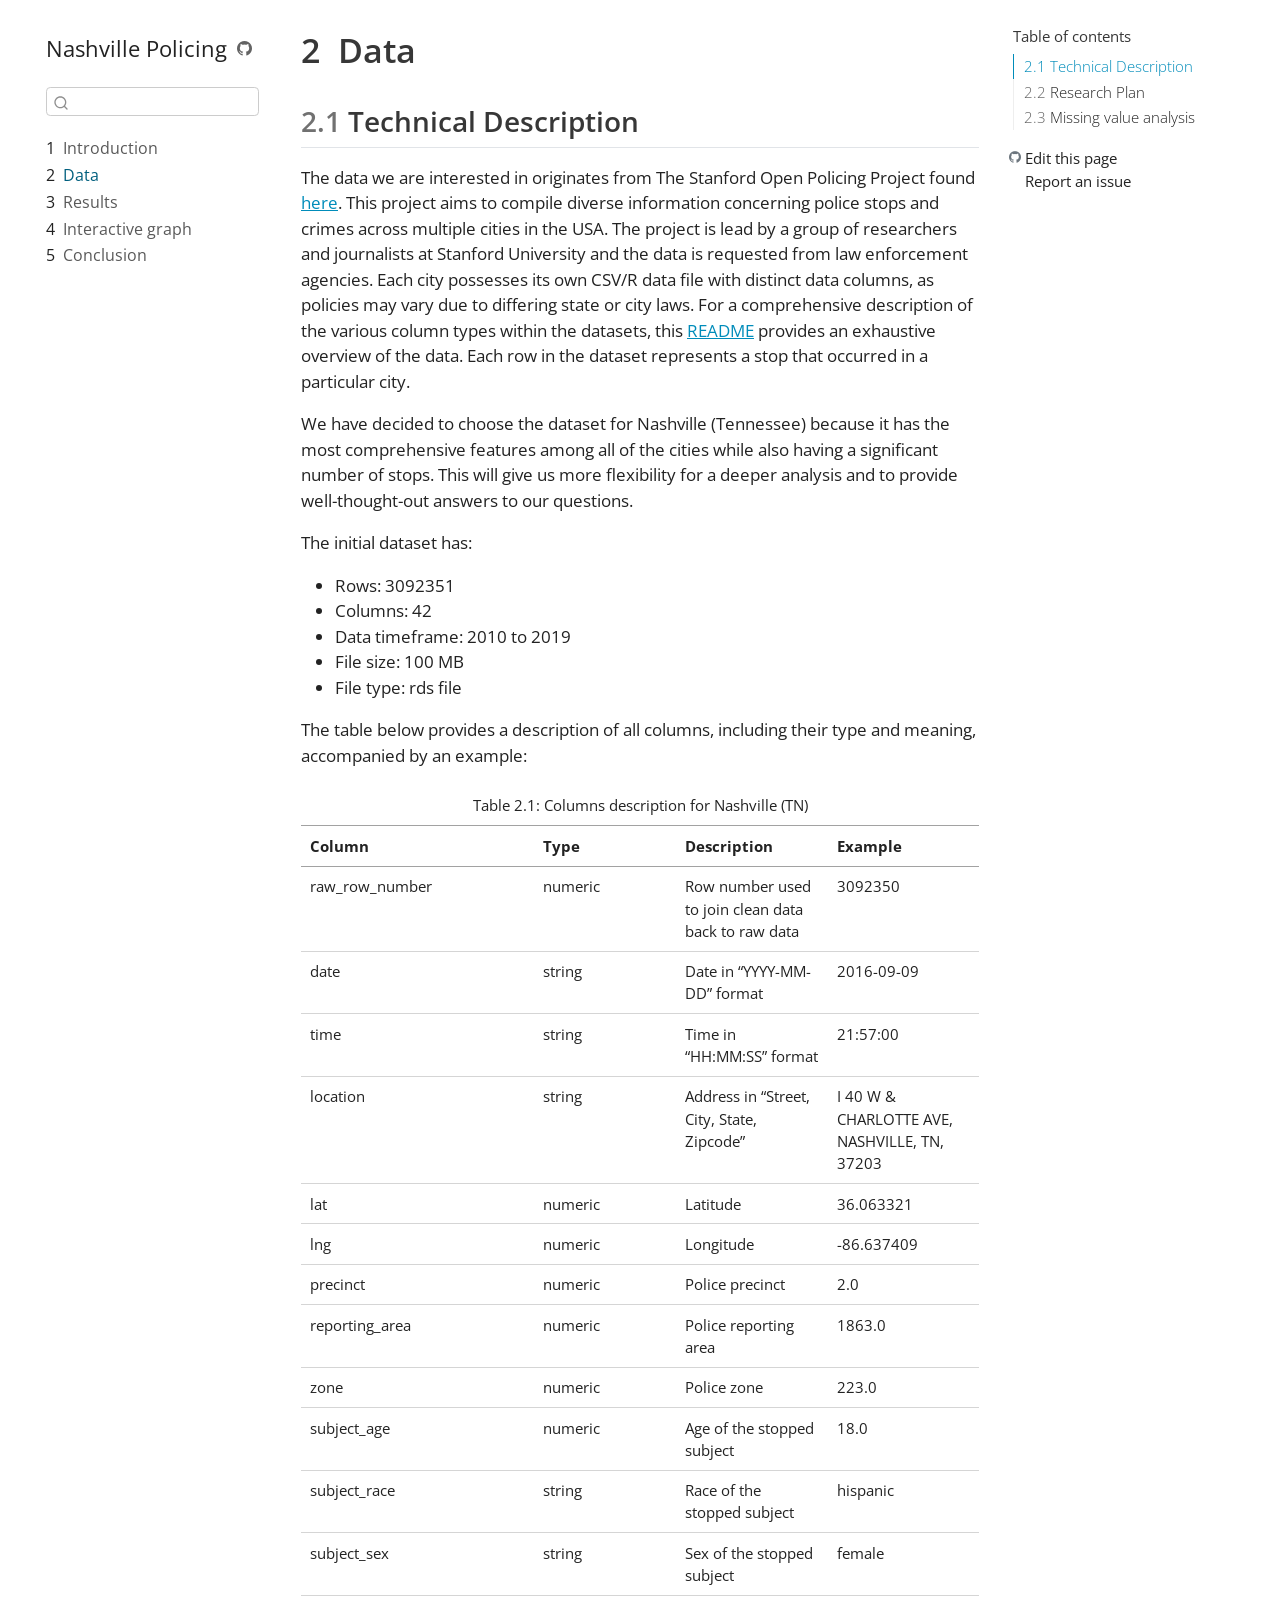
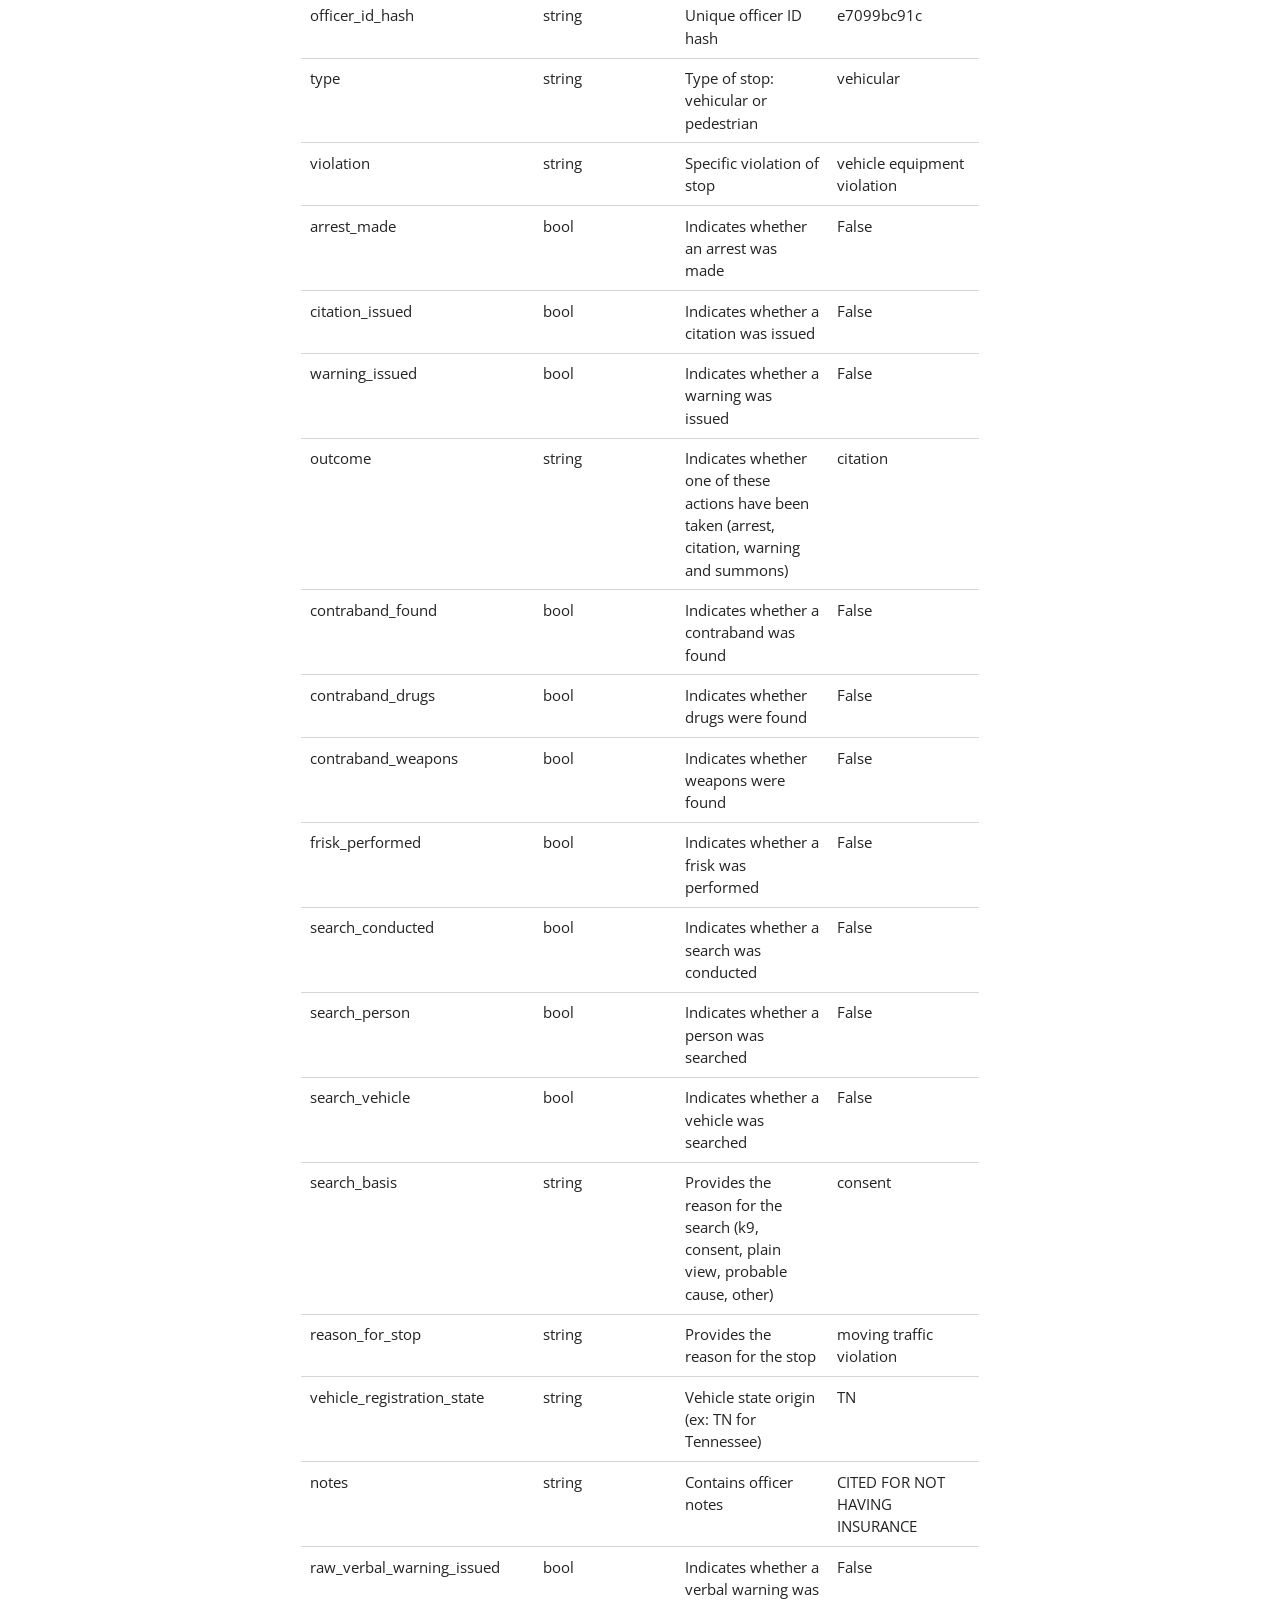
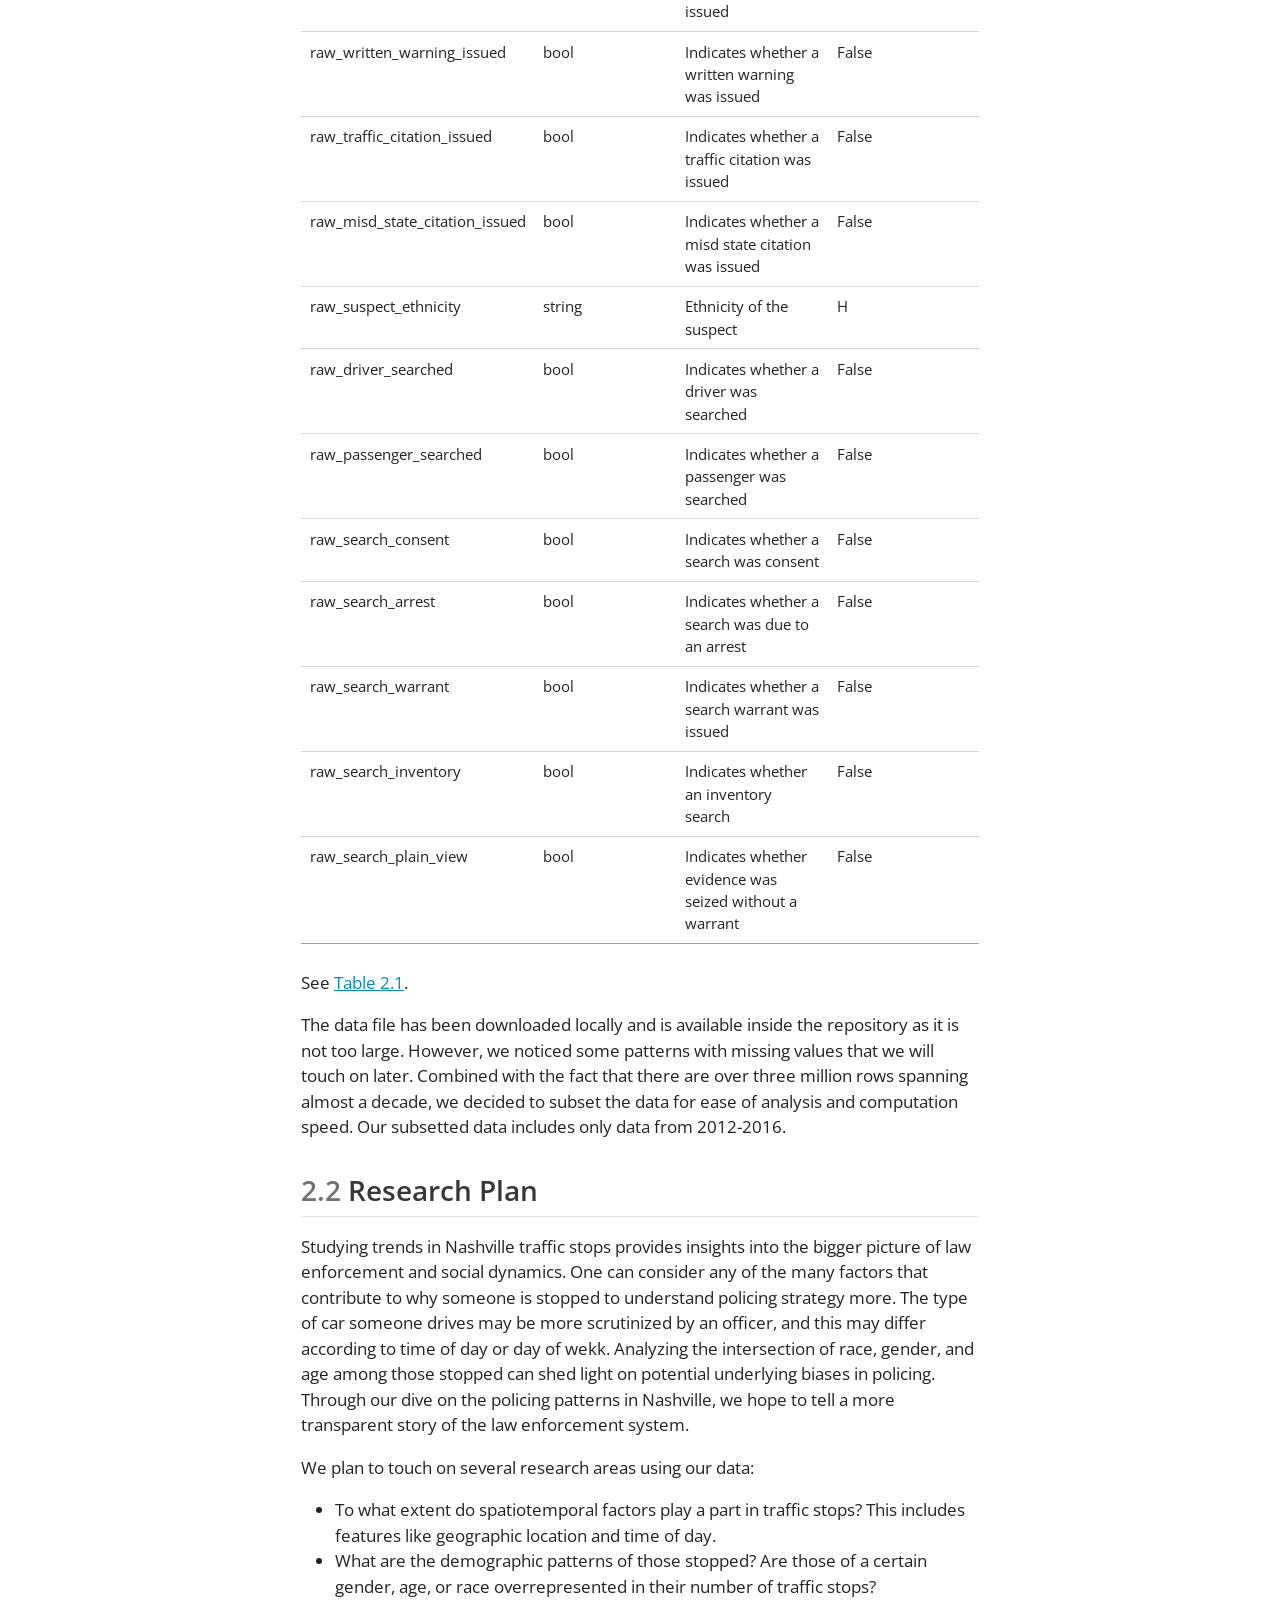
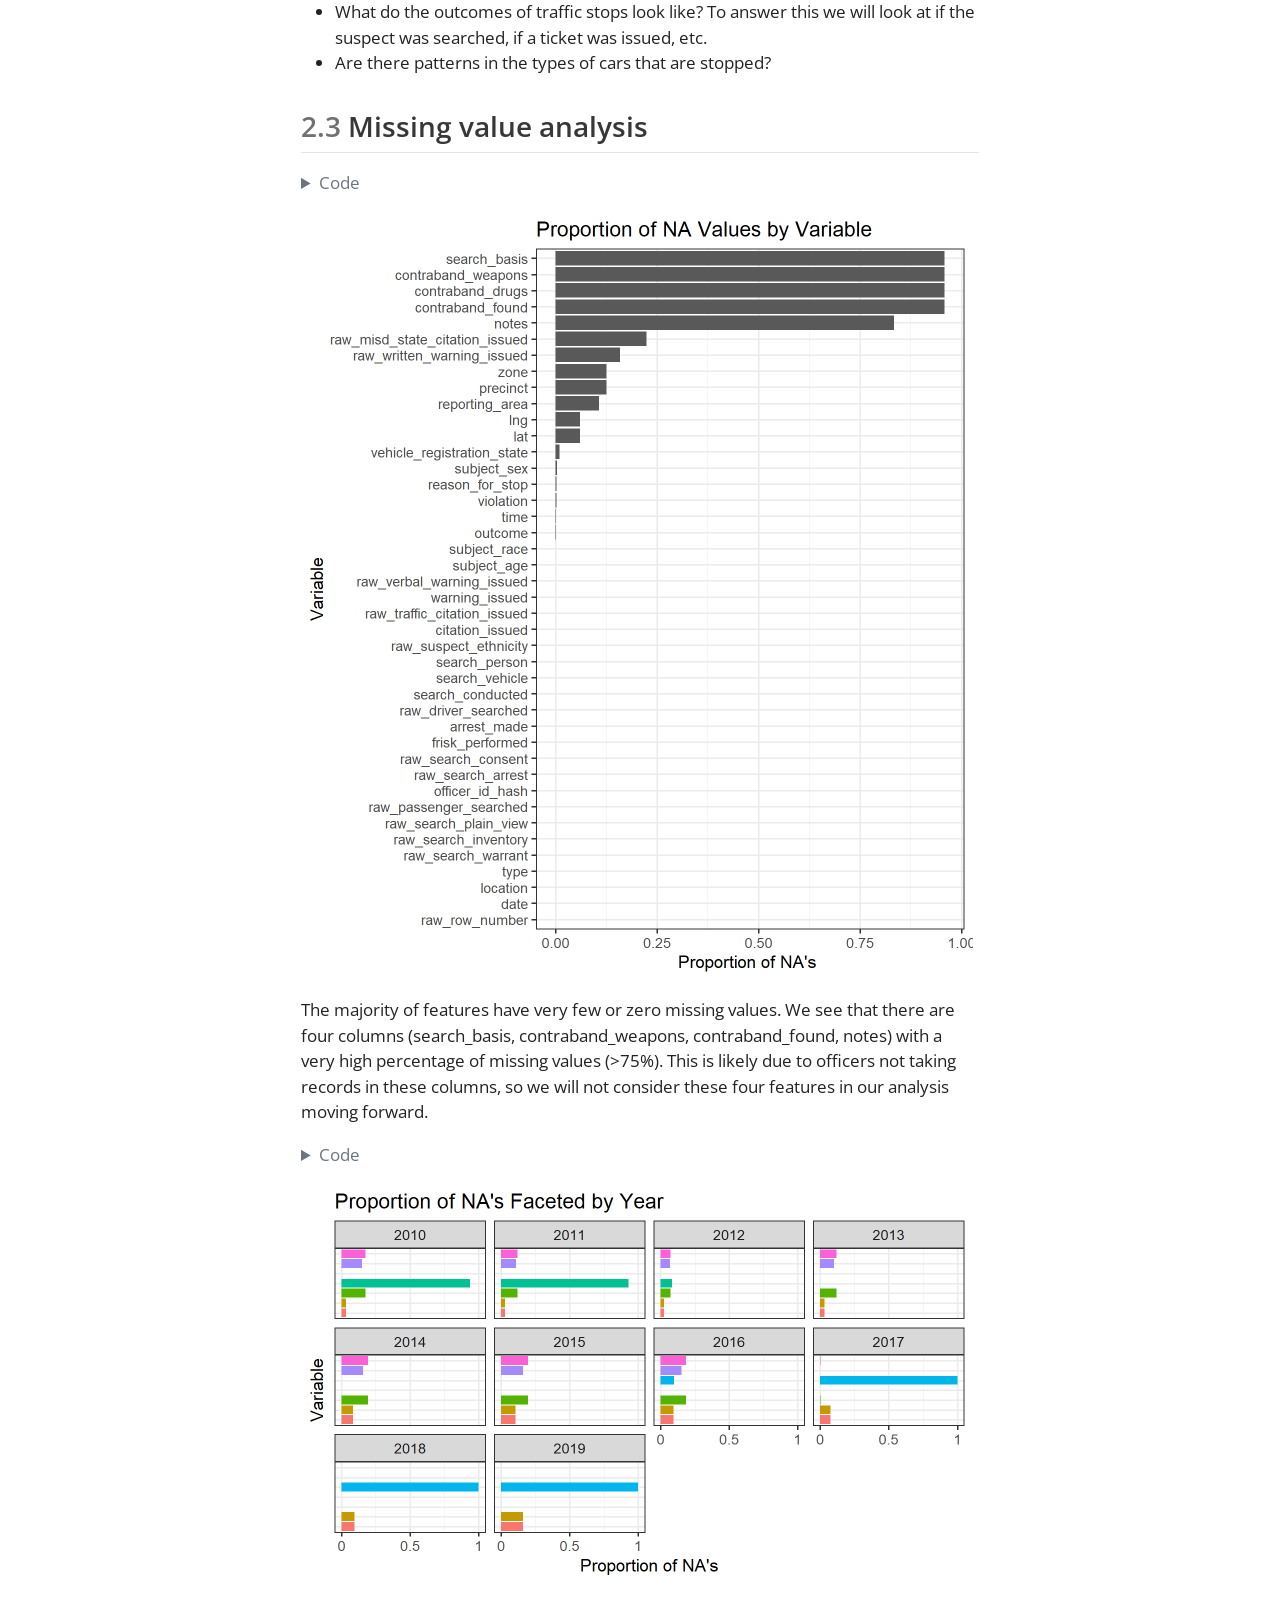
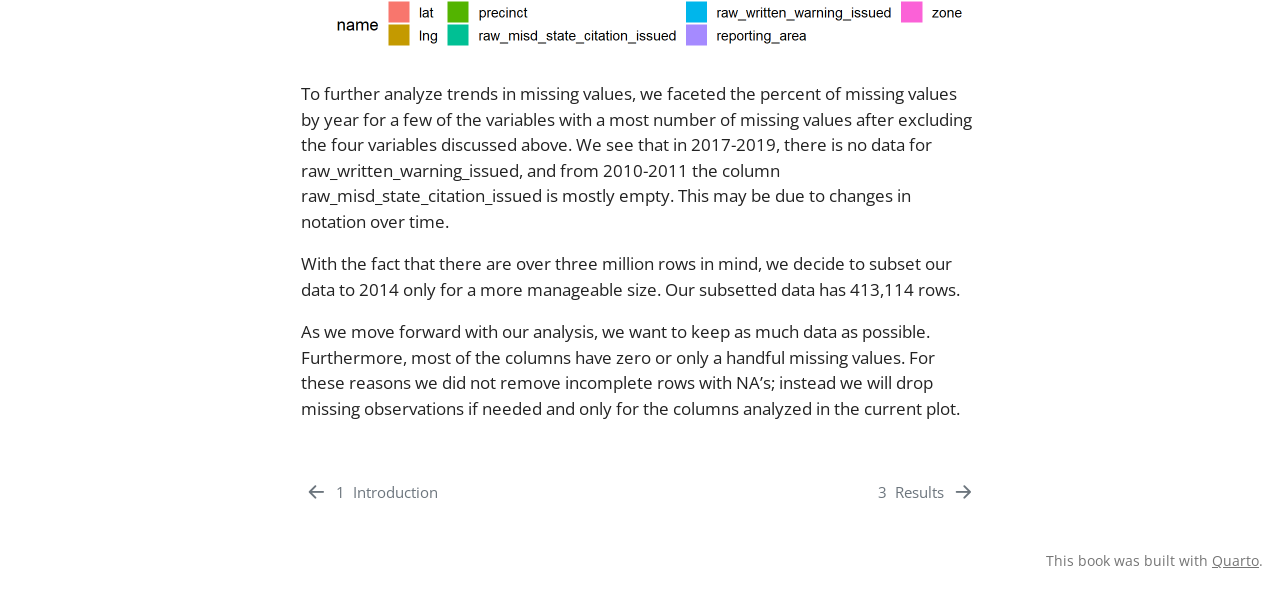
<file: docs/data.html>
<!DOCTYPE html>
<html xmlns="http://www.w3.org/1999/xhtml" lang="en" xml:lang="en"><head>

<meta charset="utf-8">
<meta name="generator" content="quarto-1.3.353">

<meta name="viewport" content="width=device-width, initial-scale=1.0, user-scalable=yes">


<title>Nashville Policing - 2&nbsp; Data</title>
<style>
code{white-space: pre-wrap;}
span.smallcaps{font-variant: small-caps;}
div.columns{display: flex; gap: min(4vw, 1.5em);}
div.column{flex: auto; overflow-x: auto;}
div.hanging-indent{margin-left: 1.5em; text-indent: -1.5em;}
ul.task-list{list-style: none;}
ul.task-list li input[type="checkbox"] {
  width: 0.8em;
  margin: 0 0.8em 0.2em -1em; /* quarto-specific, see https://github.com/quarto-dev/quarto-cli/issues/4556 */ 
  vertical-align: middle;
}
/* CSS for syntax highlighting */
pre > code.sourceCode { white-space: pre; position: relative; }
pre > code.sourceCode > span { display: inline-block; line-height: 1.25; }
pre > code.sourceCode > span:empty { height: 1.2em; }
.sourceCode { overflow: visible; }
code.sourceCode > span { color: inherit; text-decoration: inherit; }
div.sourceCode { margin: 1em 0; }
pre.sourceCode { margin: 0; }
@media screen {
div.sourceCode { overflow: auto; }
}
@media print {
pre > code.sourceCode { white-space: pre-wrap; }
pre > code.sourceCode > span { text-indent: -5em; padding-left: 5em; }
}
pre.numberSource code
  { counter-reset: source-line 0; }
pre.numberSource code > span
  { position: relative; left: -4em; counter-increment: source-line; }
pre.numberSource code > span > a:first-child::before
  { content: counter(source-line);
    position: relative; left: -1em; text-align: right; vertical-align: baseline;
    border: none; display: inline-block;
    -webkit-touch-callout: none; -webkit-user-select: none;
    -khtml-user-select: none; -moz-user-select: none;
    -ms-user-select: none; user-select: none;
    padding: 0 4px; width: 4em;
  }
pre.numberSource { margin-left: 3em;  padding-left: 4px; }
div.sourceCode
  {   }
@media screen {
pre > code.sourceCode > span > a:first-child::before { text-decoration: underline; }
}
</style>


<script src="site_libs/quarto-nav/quarto-nav.js"></script>
<script src="site_libs/quarto-nav/headroom.min.js"></script>
<script src="site_libs/clipboard/clipboard.min.js"></script>
<script src="site_libs/quarto-search/autocomplete.umd.js"></script>
<script src="site_libs/quarto-search/fuse.min.js"></script>
<script src="site_libs/quarto-search/quarto-search.js"></script>
<meta name="quarto:offset" content="./">
<link href="./results.html" rel="next">
<link href="./index.html" rel="prev">
<script src="site_libs/quarto-html/quarto.js"></script>
<script src="site_libs/quarto-html/popper.min.js"></script>
<script src="site_libs/quarto-html/tippy.umd.min.js"></script>
<script src="site_libs/quarto-html/anchor.min.js"></script>
<link href="site_libs/quarto-html/tippy.css" rel="stylesheet">
<link href="site_libs/quarto-html/quarto-syntax-highlighting.css" rel="stylesheet" id="quarto-text-highlighting-styles">
<script src="site_libs/bootstrap/bootstrap.min.js"></script>
<link href="site_libs/bootstrap/bootstrap-icons.css" rel="stylesheet">
<link href="site_libs/bootstrap/bootstrap.min.css" rel="stylesheet" id="quarto-bootstrap" data-mode="light">
<script id="quarto-search-options" type="application/json">{
  "location": "sidebar",
  "copy-button": false,
  "collapse-after": 3,
  "panel-placement": "start",
  "type": "textbox",
  "limit": 20,
  "language": {
    "search-no-results-text": "No results",
    "search-matching-documents-text": "matching documents",
    "search-copy-link-title": "Copy link to search",
    "search-hide-matches-text": "Hide additional matches",
    "search-more-match-text": "more match in this document",
    "search-more-matches-text": "more matches in this document",
    "search-clear-button-title": "Clear",
    "search-detached-cancel-button-title": "Cancel",
    "search-submit-button-title": "Submit"
  }
}</script>


</head>

<body class="nav-sidebar floating">

<div id="quarto-search-results"></div>
  <header id="quarto-header" class="headroom fixed-top">
  <nav class="quarto-secondary-nav">
    <div class="container-fluid d-flex">
      <button type="button" class="quarto-btn-toggle btn" data-bs-toggle="collapse" data-bs-target="#quarto-sidebar,#quarto-sidebar-glass" aria-controls="quarto-sidebar" aria-expanded="false" aria-label="Toggle sidebar navigation" onclick="if (window.quartoToggleHeadroom) { window.quartoToggleHeadroom(); }">
        <i class="bi bi-layout-text-sidebar-reverse"></i>
      </button>
      <nav class="quarto-page-breadcrumbs" aria-label="breadcrumb"><ol class="breadcrumb"><li class="breadcrumb-item"><a href="./data.html"><span class="chapter-number">2</span>&nbsp; <span class="chapter-title">Data</span></a></li></ol></nav>
      <a class="flex-grow-1" role="button" data-bs-toggle="collapse" data-bs-target="#quarto-sidebar,#quarto-sidebar-glass" aria-controls="quarto-sidebar" aria-expanded="false" aria-label="Toggle sidebar navigation" onclick="if (window.quartoToggleHeadroom) { window.quartoToggleHeadroom(); }">      
      </a>
      <button type="button" class="btn quarto-search-button" aria-label="Search" onclick="window.quartoOpenSearch();">
        <i class="bi bi-search"></i>
      </button>
    </div>
  </nav>
</header>
<!-- content -->
<div id="quarto-content" class="quarto-container page-columns page-rows-contents page-layout-article">
<!-- sidebar -->
  <nav id="quarto-sidebar" class="sidebar collapse collapse-horizontal sidebar-navigation floating overflow-auto">
    <div class="pt-lg-2 mt-2 text-left sidebar-header">
    <div class="sidebar-title mb-0 py-0">
      <a href="./">Nashville Policing</a> 
        <div class="sidebar-tools-main">
    <a href="https://github.com/YeriAddict/NashvillePolicing.git" title="Source Code" class="quarto-navigation-tool px-1" aria-label="Source Code"><i class="bi bi-github"></i></a>
</div>
    </div>
      </div>
        <div class="mt-2 flex-shrink-0 align-items-center">
        <div class="sidebar-search">
        <div id="quarto-search" class="" title="Search"></div>
        </div>
        </div>
    <div class="sidebar-menu-container"> 
    <ul class="list-unstyled mt-1">
        <li class="sidebar-item">
  <div class="sidebar-item-container"> 
  <a href="./index.html" class="sidebar-item-text sidebar-link">
 <span class="menu-text"><span class="chapter-number">1</span>&nbsp; <span class="chapter-title">Introduction</span></span></a>
  </div>
</li>
        <li class="sidebar-item">
  <div class="sidebar-item-container"> 
  <a href="./data.html" class="sidebar-item-text sidebar-link active">
 <span class="menu-text"><span class="chapter-number">2</span>&nbsp; <span class="chapter-title">Data</span></span></a>
  </div>
</li>
        <li class="sidebar-item">
  <div class="sidebar-item-container"> 
  <a href="./results.html" class="sidebar-item-text sidebar-link">
 <span class="menu-text"><span class="chapter-number">3</span>&nbsp; <span class="chapter-title">Results</span></span></a>
  </div>
</li>
        <li class="sidebar-item">
  <div class="sidebar-item-container"> 
  <a href="./d3graph.html" class="sidebar-item-text sidebar-link">
 <span class="menu-text"><span class="chapter-number">4</span>&nbsp; <span class="chapter-title">Interactive graph</span></span></a>
  </div>
</li>
        <li class="sidebar-item">
  <div class="sidebar-item-container"> 
  <a href="./conclusion.html" class="sidebar-item-text sidebar-link">
 <span class="menu-text"><span class="chapter-number">5</span>&nbsp; <span class="chapter-title">Conclusion</span></span></a>
  </div>
</li>
    </ul>
    </div>
</nav>
<div id="quarto-sidebar-glass" data-bs-toggle="collapse" data-bs-target="#quarto-sidebar,#quarto-sidebar-glass"></div>
<!-- margin-sidebar -->
    <div id="quarto-margin-sidebar" class="sidebar margin-sidebar">
        <nav id="TOC" role="doc-toc" class="toc-active">
    <h2 id="toc-title">Table of contents</h2>
   
  <ul>
  <li><a href="#technical-description" id="toc-technical-description" class="nav-link active" data-scroll-target="#technical-description"><span class="header-section-number">2.1</span> Technical Description</a></li>
  <li><a href="#research-plan" id="toc-research-plan" class="nav-link" data-scroll-target="#research-plan"><span class="header-section-number">2.2</span> Research Plan</a></li>
  <li><a href="#missing-value-analysis" id="toc-missing-value-analysis" class="nav-link" data-scroll-target="#missing-value-analysis"><span class="header-section-number">2.3</span> Missing value analysis</a></li>
  </ul>
<div class="toc-actions"><div><i class="bi bi-github"></i></div><div class="action-links"><p><a href="https://github.com/YeriAddict/NashvillePolicing.git/edit/main/data.qmd" class="toc-action">Edit this page</a></p><p><a href="https://github.com/YeriAddict/NashvillePolicing.git/issues/new" class="toc-action">Report an issue</a></p></div></div></nav>
    </div>
<!-- main -->
<main class="content" id="quarto-document-content">

<header id="title-block-header" class="quarto-title-block default">
<div class="quarto-title">
<h1 class="title"><span class="chapter-number">2</span>&nbsp; <span class="chapter-title">Data</span></h1>
</div>



<div class="quarto-title-meta">

    
  
    
  </div>
  

</header>

<section id="technical-description" class="level2" data-number="2.1">
<h2 data-number="2.1" class="anchored" data-anchor-id="technical-description"><span class="header-section-number">2.1</span> Technical Description</h2>
<p>The data we are interested in originates from The Stanford Open Policing Project found <a href="https://openpolicing.stanford.edu/data/">here</a>. This project aims to compile diverse information concerning police stops and crimes across multiple cities in the USA. The project is lead by a group of researchers and journalists at Stanford University and the data is requested from law enforcement agencies. Each city possesses its own CSV/R data file with distinct data columns, as policies may vary due to differing state or city laws. For a comprehensive description of the various column types within the datasets, this <a href="https://github.com/stanford-policylab/opp/blob/master/data_readme.md">README</a> provides an exhaustive overview of the data. Each row in the dataset represents a stop that occurred in a particular city.</p>
<p>We have decided to choose the dataset for Nashville (Tennessee) because it has the most comprehensive features among all of the cities while also having a significant number of stops. This will give us more flexibility for a deeper analysis and to provide well-thought-out answers to our questions.</p>
<p>The initial dataset has:</p>
<ul>
<li>Rows: 3092351</li>
<li>Columns: 42</li>
<li>Data timeframe: 2010 to 2019</li>
<li>File size: 100 MB</li>
<li>File type: rds file</li>
</ul>
<p>The table below provides a description of all columns, including their type and meaning, accompanied by an example:</p>
<div id="tbl-letters" class="anchored">
<table class="table">
<caption>Table&nbsp;2.1: Columns description for Nashville (TN)</caption>
<colgroup>
<col style="width: 25%">
<col style="width: 25%">
<col style="width: 25%">
<col style="width: 25%">
</colgroup>
<thead>
<tr class="header">
<th>Column</th>
<th>Type</th>
<th>Description</th>
<th>Example</th>
</tr>
</thead>
<tbody>
<tr class="odd">
<td>raw_row_number</td>
<td>numeric</td>
<td>Row number used to join clean data back to raw data</td>
<td>3092350</td>
</tr>
<tr class="even">
<td>date</td>
<td>string</td>
<td>Date in “YYYY-MM-DD” format</td>
<td>2016-09-09</td>
</tr>
<tr class="odd">
<td>time</td>
<td>string</td>
<td>Time in “HH:MM:SS” format</td>
<td>21:57:00</td>
</tr>
<tr class="even">
<td>location</td>
<td>string</td>
<td>Address in “Street, City, State, Zipcode”</td>
<td>I 40 W &amp; CHARLOTTE AVE, NASHVILLE, TN, 37203</td>
</tr>
<tr class="odd">
<td>lat</td>
<td>numeric</td>
<td>Latitude</td>
<td>36.063321</td>
</tr>
<tr class="even">
<td>lng</td>
<td>numeric</td>
<td>Longitude</td>
<td>-86.637409</td>
</tr>
<tr class="odd">
<td>precinct</td>
<td>numeric</td>
<td>Police precinct</td>
<td>2.0</td>
</tr>
<tr class="even">
<td>reporting_area</td>
<td>numeric</td>
<td>Police reporting area</td>
<td>1863.0</td>
</tr>
<tr class="odd">
<td>zone</td>
<td>numeric</td>
<td>Police zone</td>
<td>223.0</td>
</tr>
<tr class="even">
<td>subject_age</td>
<td>numeric</td>
<td>Age of the stopped subject</td>
<td>18.0</td>
</tr>
<tr class="odd">
<td>subject_race</td>
<td>string</td>
<td>Race of the stopped subject</td>
<td>hispanic</td>
</tr>
<tr class="even">
<td>subject_sex</td>
<td>string</td>
<td>Sex of the stopped subject</td>
<td>female</td>
</tr>
<tr class="odd">
<td>officer_id_hash</td>
<td>string</td>
<td>Unique officer ID hash</td>
<td>e7099bc91c</td>
</tr>
<tr class="even">
<td>type</td>
<td>string</td>
<td>Type of stop: vehicular or pedestrian</td>
<td>vehicular</td>
</tr>
<tr class="odd">
<td>violation</td>
<td>string</td>
<td>Specific violation of stop</td>
<td>vehicle equipment violation</td>
</tr>
<tr class="even">
<td>arrest_made</td>
<td>bool</td>
<td>Indicates whether an arrest was made</td>
<td>False</td>
</tr>
<tr class="odd">
<td>citation_issued</td>
<td>bool</td>
<td>Indicates whether a citation was issued</td>
<td>False</td>
</tr>
<tr class="even">
<td>warning_issued</td>
<td>bool</td>
<td>Indicates whether a warning was issued</td>
<td>False</td>
</tr>
<tr class="odd">
<td>outcome</td>
<td>string</td>
<td>Indicates whether one of these actions have been taken (arrest, citation, warning and summons)</td>
<td>citation</td>
</tr>
<tr class="even">
<td>contraband_found</td>
<td>bool</td>
<td>Indicates whether a contraband was found</td>
<td>False</td>
</tr>
<tr class="odd">
<td>contraband_drugs</td>
<td>bool</td>
<td>Indicates whether drugs were found</td>
<td>False</td>
</tr>
<tr class="even">
<td>contraband_weapons</td>
<td>bool</td>
<td>Indicates whether weapons were found</td>
<td>False</td>
</tr>
<tr class="odd">
<td>frisk_performed</td>
<td>bool</td>
<td>Indicates whether a frisk was performed</td>
<td>False</td>
</tr>
<tr class="even">
<td>search_conducted</td>
<td>bool</td>
<td>Indicates whether a search was conducted</td>
<td>False</td>
</tr>
<tr class="odd">
<td>search_person</td>
<td>bool</td>
<td>Indicates whether a person was searched</td>
<td>False</td>
</tr>
<tr class="even">
<td>search_vehicle</td>
<td>bool</td>
<td>Indicates whether a vehicle was searched</td>
<td>False</td>
</tr>
<tr class="odd">
<td>search_basis</td>
<td>string</td>
<td>Provides the reason for the search (k9, consent, plain view, probable cause, other)</td>
<td>consent</td>
</tr>
<tr class="even">
<td>reason_for_stop</td>
<td>string</td>
<td>Provides the reason for the stop</td>
<td>moving traffic violation</td>
</tr>
<tr class="odd">
<td>vehicle_registration_state</td>
<td>string</td>
<td>Vehicle state origin (ex: TN for Tennessee)</td>
<td>TN</td>
</tr>
<tr class="even">
<td>notes</td>
<td>string</td>
<td>Contains officer notes</td>
<td>CITED FOR NOT HAVING INSURANCE</td>
</tr>
<tr class="odd">
<td>raw_verbal_warning_issued</td>
<td>bool</td>
<td>Indicates whether a verbal warning was issued</td>
<td>False</td>
</tr>
<tr class="even">
<td>raw_written_warning_issued</td>
<td>bool</td>
<td>Indicates whether a written warning was issued</td>
<td>False</td>
</tr>
<tr class="odd">
<td>raw_traffic_citation_issued</td>
<td>bool</td>
<td>Indicates whether a traffic citation was issued</td>
<td>False</td>
</tr>
<tr class="even">
<td>raw_misd_state_citation_issued</td>
<td>bool</td>
<td>Indicates whether a misd state citation was issued</td>
<td>False</td>
</tr>
<tr class="odd">
<td>raw_suspect_ethnicity</td>
<td>string</td>
<td>Ethnicity of the suspect</td>
<td>H</td>
</tr>
<tr class="even">
<td>raw_driver_searched</td>
<td>bool</td>
<td>Indicates whether a driver was searched</td>
<td>False</td>
</tr>
<tr class="odd">
<td>raw_passenger_searched</td>
<td>bool</td>
<td>Indicates whether a passenger was searched</td>
<td>False</td>
</tr>
<tr class="even">
<td>raw_search_consent</td>
<td>bool</td>
<td>Indicates whether a search was consent</td>
<td>False</td>
</tr>
<tr class="odd">
<td>raw_search_arrest</td>
<td>bool</td>
<td>Indicates whether a search was due to an arrest</td>
<td>False</td>
</tr>
<tr class="even">
<td>raw_search_warrant</td>
<td>bool</td>
<td>Indicates whether a search warrant was issued</td>
<td>False</td>
</tr>
<tr class="odd">
<td>raw_search_inventory</td>
<td>bool</td>
<td>Indicates whether an inventory search</td>
<td>False</td>
</tr>
<tr class="even">
<td>raw_search_plain_view</td>
<td>bool</td>
<td>Indicates whether evidence was seized without a warrant</td>
<td>False</td>
</tr>
</tbody>
</table>
</div>
<p>See <a href="#tbl-letters">Table&nbsp;<span>2.1</span></a>.</p>
<p>The data file has been downloaded locally and is available inside the repository as it is not too large. However, we noticed some patterns with missing values that we will touch on later. Combined with the fact that there are over three million rows spanning almost a decade, we decided to subset the data for ease of analysis and computation speed. Our subsetted data includes only data from 2012-2016.</p>
</section>
<section id="research-plan" class="level2" data-number="2.2">
<h2 data-number="2.2" class="anchored" data-anchor-id="research-plan"><span class="header-section-number">2.2</span> Research Plan</h2>
<p>Studying trends in Nashville traffic stops provides insights into the bigger picture of law enforcement and social dynamics. One can consider any of the many factors that contribute to why someone is stopped to understand policing strategy more. The type of car someone drives may be more scrutinized by an officer, and this may differ according to time of day or day of wekk. Analyzing the intersection of race, gender, and age among those stopped can shed light on potential underlying biases in policing. Through our dive on the policing patterns in Nashville, we hope to tell a more transparent story of the law enforcement system.</p>
<p>We plan to touch on several research areas using our data:</p>
<ul>
<li>To what extent do spatiotemporal factors play a part in traffic stops? This includes features like geographic location and time of day.</li>
<li>What are the demographic patterns of those stopped? Are those of a certain gender, age, or race overrepresented in their number of traffic stops?</li>
<li>What do the outcomes of traffic stops look like? To answer this we will look at if the suspect was searched, if a ticket was issued, etc.</li>
<li>Are there patterns in the types of cars that are stopped?</li>
</ul>
</section>
<section id="missing-value-analysis" class="level2" data-number="2.3">
<h2 data-number="2.3" class="anchored" data-anchor-id="missing-value-analysis"><span class="header-section-number">2.3</span> Missing value analysis</h2>
<div class="cell">
<details>
<summary>Code</summary>
<div class="sourceCode cell-code" id="cb1"><pre class="sourceCode r code-with-copy"><code class="sourceCode r"><span id="cb1-1"><a href="#cb1-1" aria-hidden="true" tabindex="-1"></a><span class="fu">library</span>(tidyverse)</span>
<span id="cb1-2"><a href="#cb1-2" aria-hidden="true" tabindex="-1"></a><span class="fu">library</span>(lubridate)</span>
<span id="cb1-3"><a href="#cb1-3" aria-hidden="true" tabindex="-1"></a></span>
<span id="cb1-4"><a href="#cb1-4" aria-hidden="true" tabindex="-1"></a>nashville <span class="ot">&lt;-</span> <span class="fu">readRDS</span>(<span class="st">'Datasets/yg821jf8611_tn_nashville_2020_04_01.rds'</span>)</span>
<span id="cb1-5"><a href="#cb1-5" aria-hidden="true" tabindex="-1"></a>na_rate <span class="ot">&lt;-</span> <span class="fu">data.frame</span>(<span class="st">"Variable"</span> <span class="ot">=</span> <span class="fu">colnames</span>(nashville), </span>
<span id="cb1-6"><a href="#cb1-6" aria-hidden="true" tabindex="-1"></a>                <span class="st">"na_prop"</span> <span class="ot">=</span> <span class="fu">sapply</span>(nashville, <span class="cf">function</span>(y) <span class="fu">sum</span>(<span class="fu">length</span>(<span class="fu">which</span>(<span class="fu">is.na</span>(y))))) <span class="sc">/</span> <span class="fu">nrow</span>(nashville)) <span class="sc">|&gt;</span> </span>
<span id="cb1-7"><a href="#cb1-7" aria-hidden="true" tabindex="-1"></a>  <span class="fu">arrange</span>(na_prop)</span>
<span id="cb1-8"><a href="#cb1-8" aria-hidden="true" tabindex="-1"></a></span>
<span id="cb1-9"><a href="#cb1-9" aria-hidden="true" tabindex="-1"></a>na_rate <span class="sc">|&gt;</span> </span>
<span id="cb1-10"><a href="#cb1-10" aria-hidden="true" tabindex="-1"></a>  <span class="fu">mutate</span>(<span class="at">Variable =</span> <span class="fu">factor</span>(Variable, <span class="at">levels =</span> na_rate<span class="sc">$</span>Variable)) <span class="sc">|&gt;</span> </span>
<span id="cb1-11"><a href="#cb1-11" aria-hidden="true" tabindex="-1"></a>  <span class="fu">ggplot</span>(<span class="fu">aes</span>(<span class="at">x =</span> Variable, <span class="at">y =</span> na_prop)) <span class="sc">+</span></span>
<span id="cb1-12"><a href="#cb1-12" aria-hidden="true" tabindex="-1"></a>  <span class="fu">geom_col</span>() <span class="sc">+</span></span>
<span id="cb1-13"><a href="#cb1-13" aria-hidden="true" tabindex="-1"></a>  <span class="fu">coord_flip</span>() <span class="sc">+</span> </span>
<span id="cb1-14"><a href="#cb1-14" aria-hidden="true" tabindex="-1"></a>  <span class="fu">labs</span>(<span class="at">y =</span> <span class="st">"Proportion of NA's "</span>) <span class="sc">+</span> </span>
<span id="cb1-15"><a href="#cb1-15" aria-hidden="true" tabindex="-1"></a>  <span class="fu">ggtitle</span>(<span class="st">"Proportion of NA Values by Variable"</span>) <span class="sc">+</span></span>
<span id="cb1-16"><a href="#cb1-16" aria-hidden="true" tabindex="-1"></a>  <span class="fu">theme_bw</span>(<span class="dv">13</span>)</span></code><button title="Copy to Clipboard" class="code-copy-button"><i class="bi"></i></button></pre></div>
</details>
<div class="cell-output-display">
<p><img src="data_files/figure-html/unnamed-chunk-1-1.png" class="img-fluid" width="672"></p>
</div>
</div>
<p>The majority of features have very few or zero missing values. We see that there are four columns (search_basis, contraband_weapons, contraband_found, notes) with a very high percentage of missing values (&gt;75%). This is likely due to officers not taking records in these columns, so we will not consider these four features in our analysis moving forward.</p>
<div class="cell">
<details>
<summary>Code</summary>
<div class="sourceCode cell-code" id="cb2"><pre class="sourceCode r code-with-copy"><code class="sourceCode r"><span id="cb2-1"><a href="#cb2-1" aria-hidden="true" tabindex="-1"></a>nashville <span class="sc">|&gt;</span> </span>
<span id="cb2-2"><a href="#cb2-2" aria-hidden="true" tabindex="-1"></a>  <span class="fu">mutate</span>(<span class="at">year =</span> <span class="fu">year</span>(date)) <span class="sc">|&gt;</span> </span>
<span id="cb2-3"><a href="#cb2-3" aria-hidden="true" tabindex="-1"></a>  <span class="fu">select</span>(year, raw_misd_state_citation_issued, raw_written_warning_issued, zone,</span>
<span id="cb2-4"><a href="#cb2-4" aria-hidden="true" tabindex="-1"></a>         precinct, reporting_area, lat, lng) <span class="sc">|&gt;</span> </span>
<span id="cb2-5"><a href="#cb2-5" aria-hidden="true" tabindex="-1"></a>  <span class="fu">group_by</span>(year) <span class="sc">|&gt;</span> </span>
<span id="cb2-6"><a href="#cb2-6" aria-hidden="true" tabindex="-1"></a>  <span class="fu">summarise_each</span>(<span class="fu">list</span>(<span class="at">na_count =</span> <span class="sc">~</span><span class="fu">mean</span>(<span class="fu">is.na</span>(.)))) <span class="sc">|&gt;</span> </span>
<span id="cb2-7"><a href="#cb2-7" aria-hidden="true" tabindex="-1"></a>  <span class="fu">pivot_longer</span>(<span class="sc">!</span>year) <span class="sc">|&gt;</span> </span>
<span id="cb2-8"><a href="#cb2-8" aria-hidden="true" tabindex="-1"></a>  <span class="fu">mutate</span>(<span class="at">name =</span> <span class="fu">sub</span>(<span class="st">"_na_count$"</span>, <span class="st">""</span>, name)) <span class="sc">|&gt;</span> </span>
<span id="cb2-9"><a href="#cb2-9" aria-hidden="true" tabindex="-1"></a>  <span class="fu">ggplot</span>(<span class="fu">aes</span>(<span class="at">x =</span> name, <span class="at">y =</span> value, <span class="at">fill =</span> name)) <span class="sc">+</span> </span>
<span id="cb2-10"><a href="#cb2-10" aria-hidden="true" tabindex="-1"></a>  <span class="fu">geom_col</span>() <span class="sc">+</span></span>
<span id="cb2-11"><a href="#cb2-11" aria-hidden="true" tabindex="-1"></a>  <span class="fu">coord_flip</span>() <span class="sc">+</span></span>
<span id="cb2-12"><a href="#cb2-12" aria-hidden="true" tabindex="-1"></a>  <span class="fu">labs</span>(<span class="at">y =</span> <span class="st">"Proportion of NA's"</span>, <span class="at">x =</span> <span class="st">"Variable"</span>) <span class="sc">+</span> </span>
<span id="cb2-13"><a href="#cb2-13" aria-hidden="true" tabindex="-1"></a>  <span class="fu">ggtitle</span>(<span class="st">"Proportion of NA's Faceted by Year"</span>)<span class="sc">+</span></span>
<span id="cb2-14"><a href="#cb2-14" aria-hidden="true" tabindex="-1"></a>  <span class="fu">facet_wrap</span>(<span class="sc">~</span>year) <span class="sc">+</span></span>
<span id="cb2-15"><a href="#cb2-15" aria-hidden="true" tabindex="-1"></a>  <span class="fu">theme_bw</span>(<span class="dv">13</span>) <span class="sc">+</span> </span>
<span id="cb2-16"><a href="#cb2-16" aria-hidden="true" tabindex="-1"></a>  <span class="fu">theme</span>(<span class="at">axis.text.y=</span><span class="fu">element_blank</span>(),</span>
<span id="cb2-17"><a href="#cb2-17" aria-hidden="true" tabindex="-1"></a>        <span class="at">axis.ticks.y=</span><span class="fu">element_blank</span>(),</span>
<span id="cb2-18"><a href="#cb2-18" aria-hidden="true" tabindex="-1"></a>        <span class="at">legend.position=</span><span class="st">"bottom"</span>) <span class="sc">+</span></span>
<span id="cb2-19"><a href="#cb2-19" aria-hidden="true" tabindex="-1"></a>  <span class="fu">scale_y_continuous</span>(<span class="at">breaks =</span> <span class="fu">c</span>(<span class="dv">0</span>, .<span class="dv">5</span>, <span class="dv">1</span>),</span>
<span id="cb2-20"><a href="#cb2-20" aria-hidden="true" tabindex="-1"></a>    <span class="at">labels =</span> <span class="fu">c</span>(<span class="st">'0'</span>, <span class="st">'0.5'</span>, <span class="st">'1'</span>)) </span></code><button title="Copy to Clipboard" class="code-copy-button"><i class="bi"></i></button></pre></div>
</details>
<div class="cell-output-display">
<p><img src="data_files/figure-html/unnamed-chunk-2-1.png" class="img-fluid" width="672"></p>
</div>
</div>
<p>To further analyze trends in missing values, we faceted the percent of missing values by year for a few of the variables with a most number of missing values after excluding the four variables discussed above. We see that in 2017-2019, there is no data for raw_written_warning_issued, and from 2010-2011 the column raw_misd_state_citation_issued is mostly empty. This may be due to changes in notation over time.</p>
<p>With the fact that there are over three million rows in mind, we decide to subset our data to 2014 only for a more manageable size. Our subsetted data has 413,114 rows.</p>
<p>As we move forward with our analysis, we want to keep as much data as possible. Furthermore, most of the columns have zero or only a handful missing values. For these reasons we did not remove incomplete rows with NA’s; instead we will drop missing observations if needed and only for the columns analyzed in the current plot.</p>


</section>

</main> <!-- /main -->
<script id="quarto-html-after-body" type="application/javascript">
window.document.addEventListener("DOMContentLoaded", function (event) {
  const toggleBodyColorMode = (bsSheetEl) => {
    const mode = bsSheetEl.getAttribute("data-mode");
    const bodyEl = window.document.querySelector("body");
    if (mode === "dark") {
      bodyEl.classList.add("quarto-dark");
      bodyEl.classList.remove("quarto-light");
    } else {
      bodyEl.classList.add("quarto-light");
      bodyEl.classList.remove("quarto-dark");
    }
  }
  const toggleBodyColorPrimary = () => {
    const bsSheetEl = window.document.querySelector("link#quarto-bootstrap");
    if (bsSheetEl) {
      toggleBodyColorMode(bsSheetEl);
    }
  }
  toggleBodyColorPrimary();  
  const icon = "";
  const anchorJS = new window.AnchorJS();
  anchorJS.options = {
    placement: 'right',
    icon: icon
  };
  anchorJS.add('.anchored');
  const isCodeAnnotation = (el) => {
    for (const clz of el.classList) {
      if (clz.startsWith('code-annotation-')) {                     
        return true;
      }
    }
    return false;
  }
  const clipboard = new window.ClipboardJS('.code-copy-button', {
    text: function(trigger) {
      const codeEl = trigger.previousElementSibling.cloneNode(true);
      for (const childEl of codeEl.children) {
        if (isCodeAnnotation(childEl)) {
          childEl.remove();
        }
      }
      return codeEl.innerText;
    }
  });
  clipboard.on('success', function(e) {
    // button target
    const button = e.trigger;
    // don't keep focus
    button.blur();
    // flash "checked"
    button.classList.add('code-copy-button-checked');
    var currentTitle = button.getAttribute("title");
    button.setAttribute("title", "Copied!");
    let tooltip;
    if (window.bootstrap) {
      button.setAttribute("data-bs-toggle", "tooltip");
      button.setAttribute("data-bs-placement", "left");
      button.setAttribute("data-bs-title", "Copied!");
      tooltip = new bootstrap.Tooltip(button, 
        { trigger: "manual", 
          customClass: "code-copy-button-tooltip",
          offset: [0, -8]});
      tooltip.show();    
    }
    setTimeout(function() {
      if (tooltip) {
        tooltip.hide();
        button.removeAttribute("data-bs-title");
        button.removeAttribute("data-bs-toggle");
        button.removeAttribute("data-bs-placement");
      }
      button.setAttribute("title", currentTitle);
      button.classList.remove('code-copy-button-checked');
    }, 1000);
    // clear code selection
    e.clearSelection();
  });
  function tippyHover(el, contentFn) {
    const config = {
      allowHTML: true,
      content: contentFn,
      maxWidth: 500,
      delay: 100,
      arrow: false,
      appendTo: function(el) {
          return el.parentElement;
      },
      interactive: true,
      interactiveBorder: 10,
      theme: 'quarto',
      placement: 'bottom-start'
    };
    window.tippy(el, config); 
  }
  const noterefs = window.document.querySelectorAll('a[role="doc-noteref"]');
  for (var i=0; i<noterefs.length; i++) {
    const ref = noterefs[i];
    tippyHover(ref, function() {
      // use id or data attribute instead here
      let href = ref.getAttribute('data-footnote-href') || ref.getAttribute('href');
      try { href = new URL(href).hash; } catch {}
      const id = href.replace(/^#\/?/, "");
      const note = window.document.getElementById(id);
      return note.innerHTML;
    });
  }
      let selectedAnnoteEl;
      const selectorForAnnotation = ( cell, annotation) => {
        let cellAttr = 'data-code-cell="' + cell + '"';
        let lineAttr = 'data-code-annotation="' +  annotation + '"';
        const selector = 'span[' + cellAttr + '][' + lineAttr + ']';
        return selector;
      }
      const selectCodeLines = (annoteEl) => {
        const doc = window.document;
        const targetCell = annoteEl.getAttribute("data-target-cell");
        const targetAnnotation = annoteEl.getAttribute("data-target-annotation");
        const annoteSpan = window.document.querySelector(selectorForAnnotation(targetCell, targetAnnotation));
        const lines = annoteSpan.getAttribute("data-code-lines").split(",");
        const lineIds = lines.map((line) => {
          return targetCell + "-" + line;
        })
        let top = null;
        let height = null;
        let parent = null;
        if (lineIds.length > 0) {
            //compute the position of the single el (top and bottom and make a div)
            const el = window.document.getElementById(lineIds[0]);
            top = el.offsetTop;
            height = el.offsetHeight;
            parent = el.parentElement.parentElement;
          if (lineIds.length > 1) {
            const lastEl = window.document.getElementById(lineIds[lineIds.length - 1]);
            const bottom = lastEl.offsetTop + lastEl.offsetHeight;
            height = bottom - top;
          }
          if (top !== null && height !== null && parent !== null) {
            // cook up a div (if necessary) and position it 
            let div = window.document.getElementById("code-annotation-line-highlight");
            if (div === null) {
              div = window.document.createElement("div");
              div.setAttribute("id", "code-annotation-line-highlight");
              div.style.position = 'absolute';
              parent.appendChild(div);
            }
            div.style.top = top - 2 + "px";
            div.style.height = height + 4 + "px";
            let gutterDiv = window.document.getElementById("code-annotation-line-highlight-gutter");
            if (gutterDiv === null) {
              gutterDiv = window.document.createElement("div");
              gutterDiv.setAttribute("id", "code-annotation-line-highlight-gutter");
              gutterDiv.style.position = 'absolute';
              const codeCell = window.document.getElementById(targetCell);
              const gutter = codeCell.querySelector('.code-annotation-gutter');
              gutter.appendChild(gutterDiv);
            }
            gutterDiv.style.top = top - 2 + "px";
            gutterDiv.style.height = height + 4 + "px";
          }
          selectedAnnoteEl = annoteEl;
        }
      };
      const unselectCodeLines = () => {
        const elementsIds = ["code-annotation-line-highlight", "code-annotation-line-highlight-gutter"];
        elementsIds.forEach((elId) => {
          const div = window.document.getElementById(elId);
          if (div) {
            div.remove();
          }
        });
        selectedAnnoteEl = undefined;
      };
      // Attach click handler to the DT
      const annoteDls = window.document.querySelectorAll('dt[data-target-cell]');
      for (const annoteDlNode of annoteDls) {
        annoteDlNode.addEventListener('click', (event) => {
          const clickedEl = event.target;
          if (clickedEl !== selectedAnnoteEl) {
            unselectCodeLines();
            const activeEl = window.document.querySelector('dt[data-target-cell].code-annotation-active');
            if (activeEl) {
              activeEl.classList.remove('code-annotation-active');
            }
            selectCodeLines(clickedEl);
            clickedEl.classList.add('code-annotation-active');
          } else {
            // Unselect the line
            unselectCodeLines();
            clickedEl.classList.remove('code-annotation-active');
          }
        });
      }
  const findCites = (el) => {
    const parentEl = el.parentElement;
    if (parentEl) {
      const cites = parentEl.dataset.cites;
      if (cites) {
        return {
          el,
          cites: cites.split(' ')
        };
      } else {
        return findCites(el.parentElement)
      }
    } else {
      return undefined;
    }
  };
  var bibliorefs = window.document.querySelectorAll('a[role="doc-biblioref"]');
  for (var i=0; i<bibliorefs.length; i++) {
    const ref = bibliorefs[i];
    const citeInfo = findCites(ref);
    if (citeInfo) {
      tippyHover(citeInfo.el, function() {
        var popup = window.document.createElement('div');
        citeInfo.cites.forEach(function(cite) {
          var citeDiv = window.document.createElement('div');
          citeDiv.classList.add('hanging-indent');
          citeDiv.classList.add('csl-entry');
          var biblioDiv = window.document.getElementById('ref-' + cite);
          if (biblioDiv) {
            citeDiv.innerHTML = biblioDiv.innerHTML;
          }
          popup.appendChild(citeDiv);
        });
        return popup.innerHTML;
      });
    }
  }
});
</script>
<nav class="page-navigation">
  <div class="nav-page nav-page-previous">
      <a href="./index.html" class="pagination-link">
        <i class="bi bi-arrow-left-short"></i> <span class="nav-page-text"><span class="chapter-number">1</span>&nbsp; <span class="chapter-title">Introduction</span></span>
      </a>          
  </div>
  <div class="nav-page nav-page-next">
      <a href="./results.html" class="pagination-link">
        <span class="nav-page-text"><span class="chapter-number">3</span>&nbsp; <span class="chapter-title">Results</span></span> <i class="bi bi-arrow-right-short"></i>
      </a>
  </div>
</nav>
</div> <!-- /content -->
<footer class="footer">
  <div class="nav-footer">
    <div class="nav-footer-left">
      &nbsp;
    </div>   
    <div class="nav-footer-center">
      &nbsp;
    </div>
    <div class="nav-footer-right">This book was built with <a href="https://quarto.org/">Quarto</a>.</div>
  </div>
</footer>



</body></html>
</file>
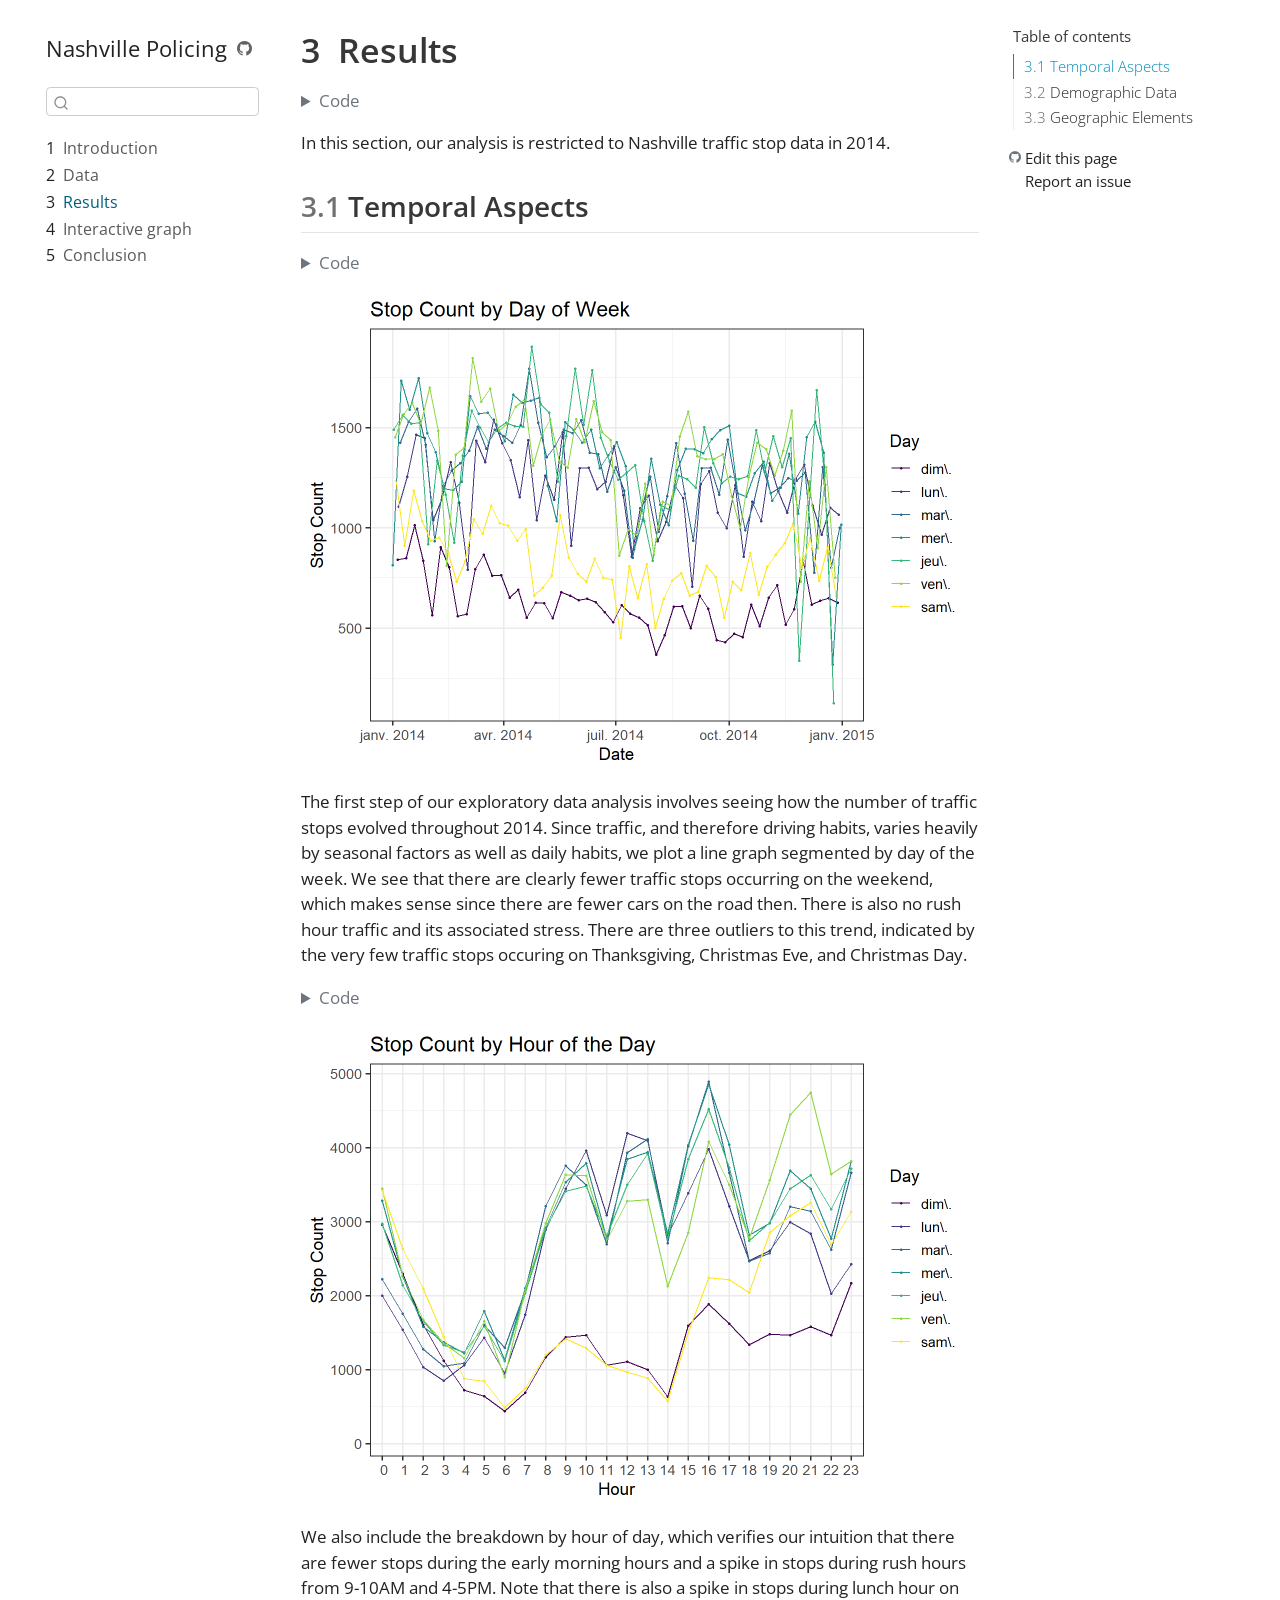
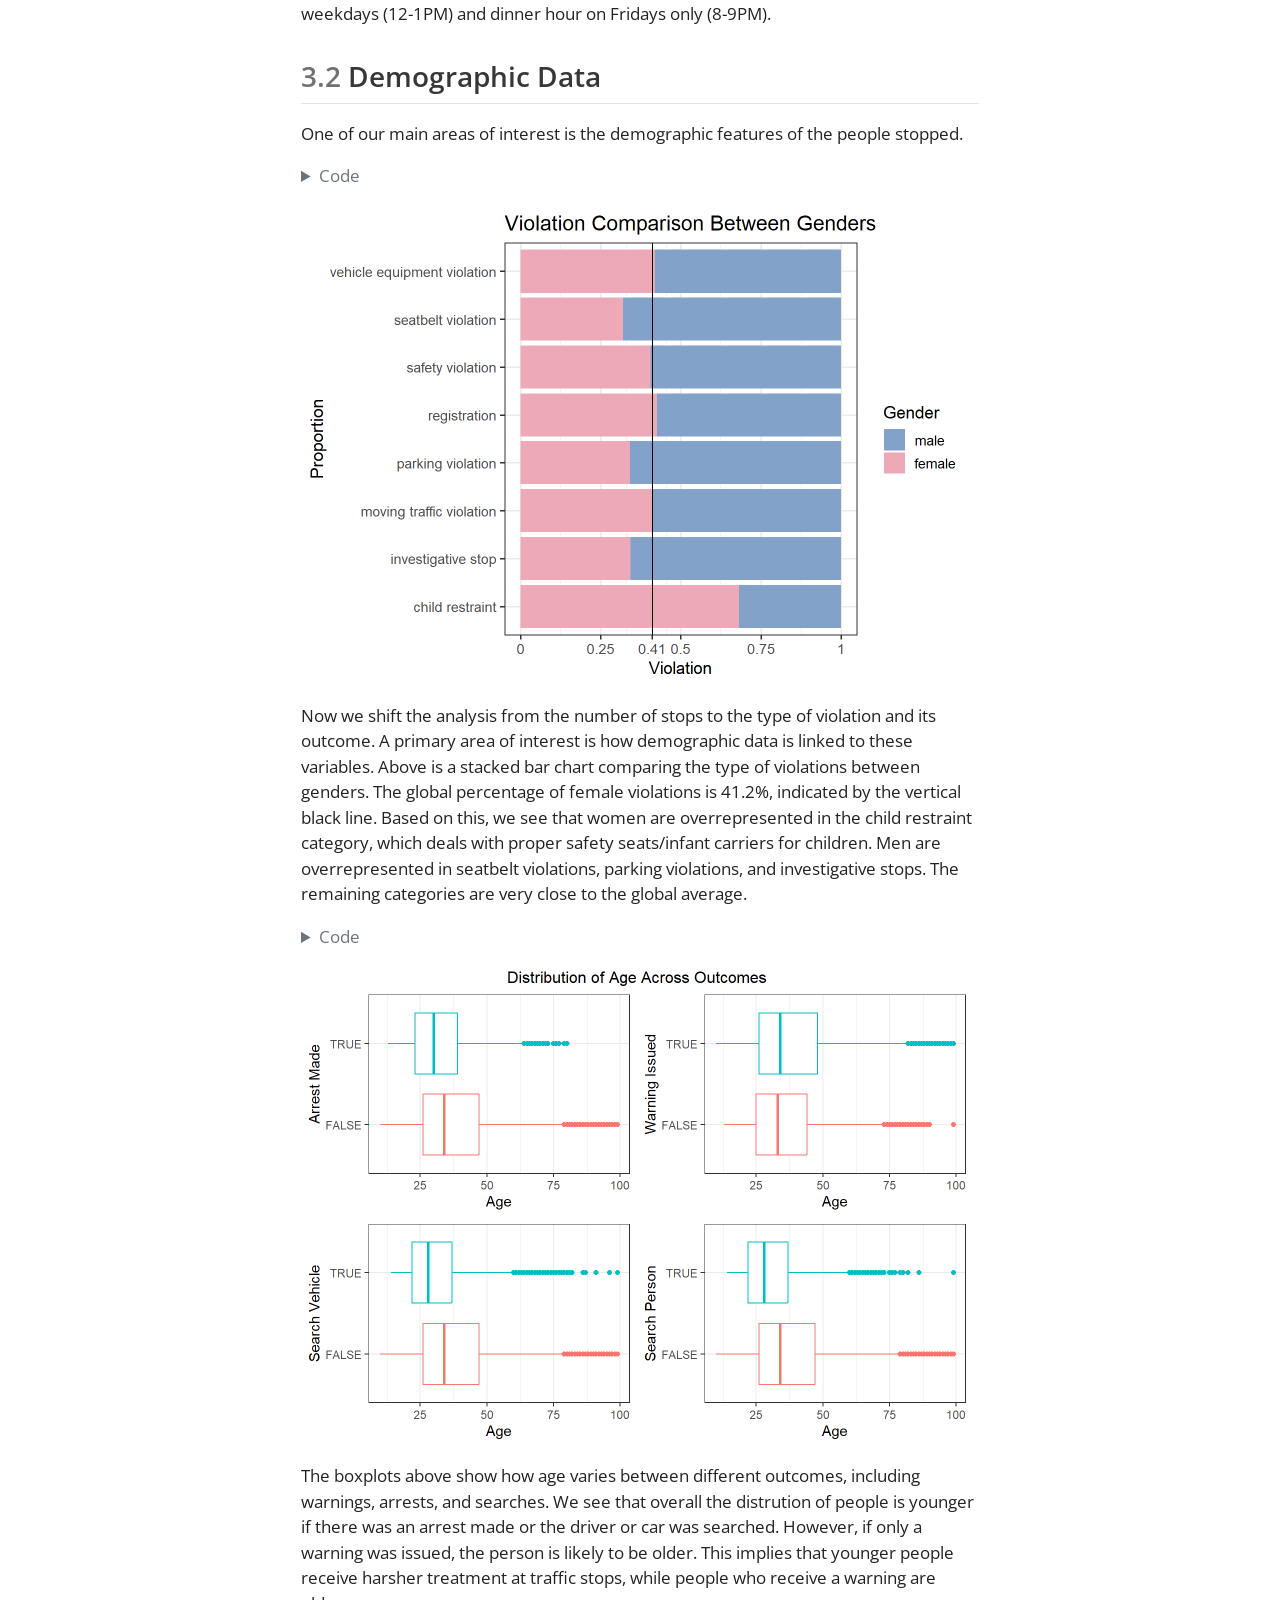
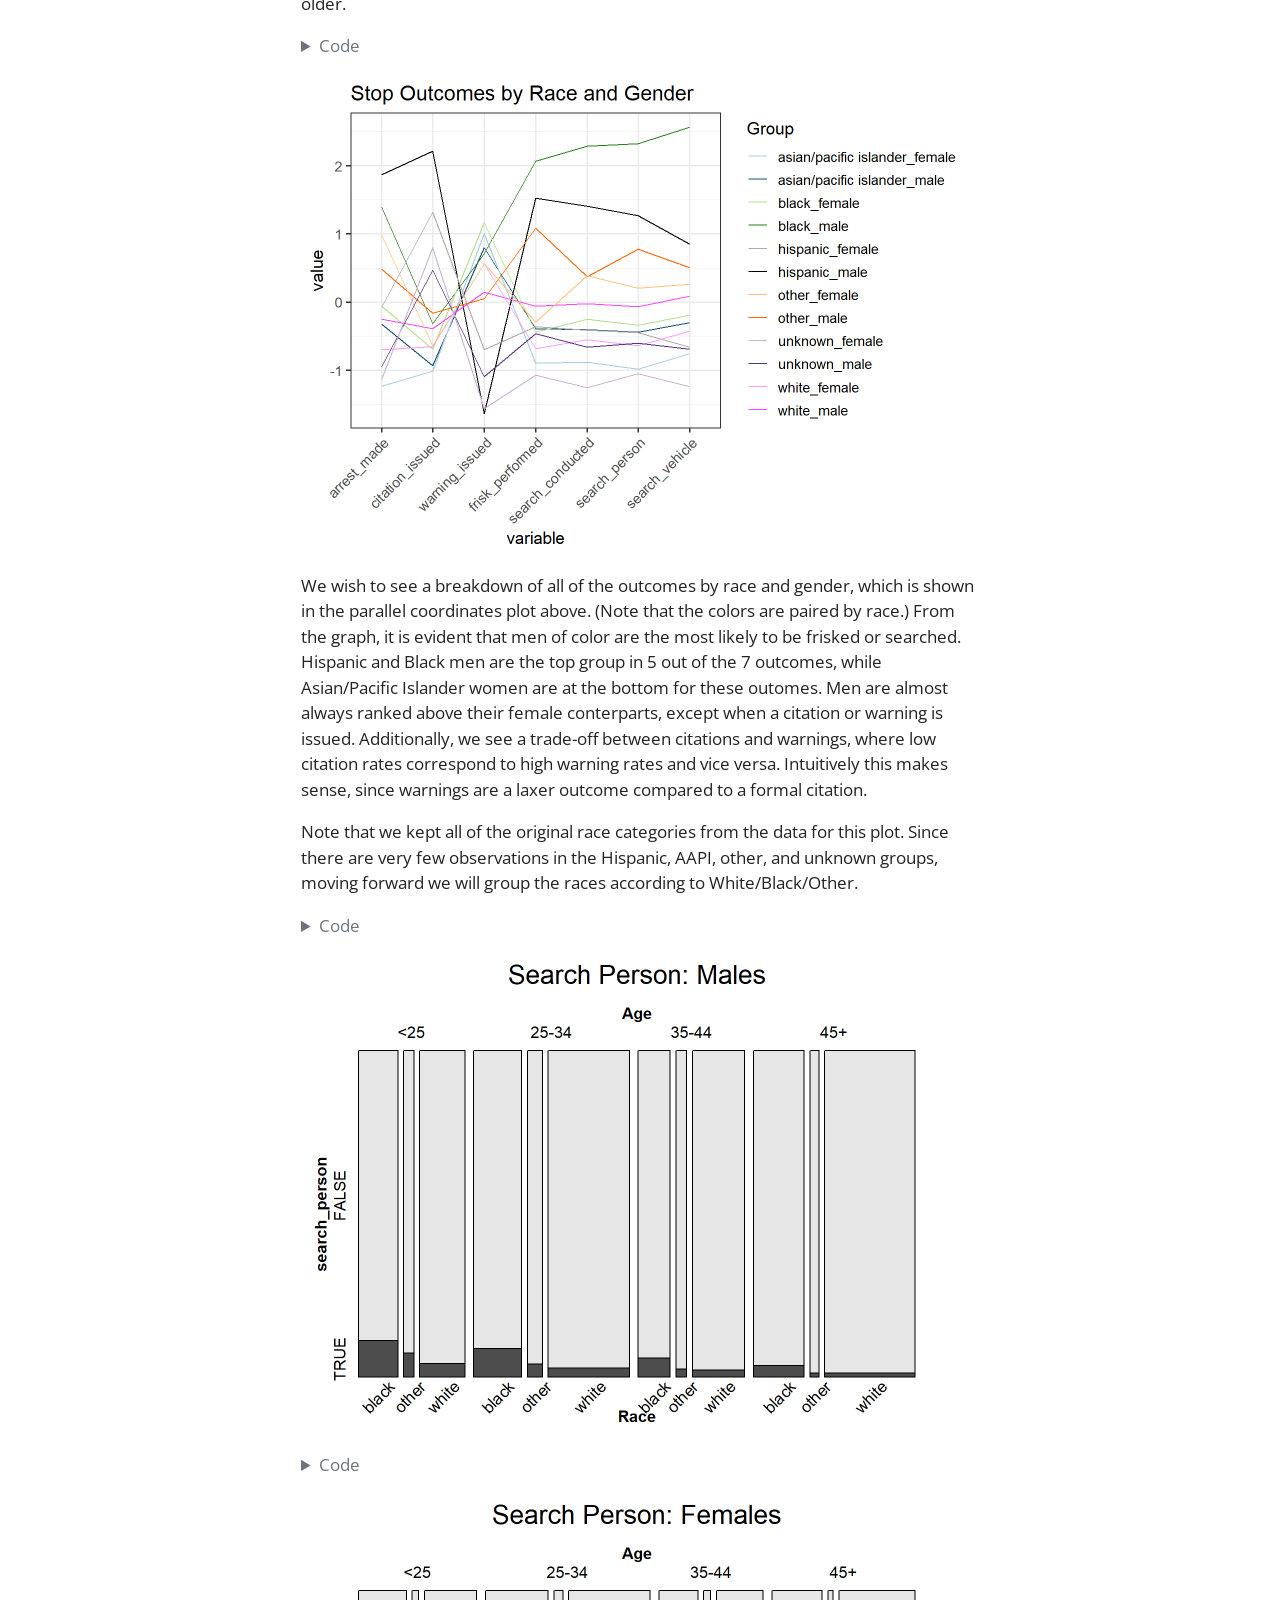
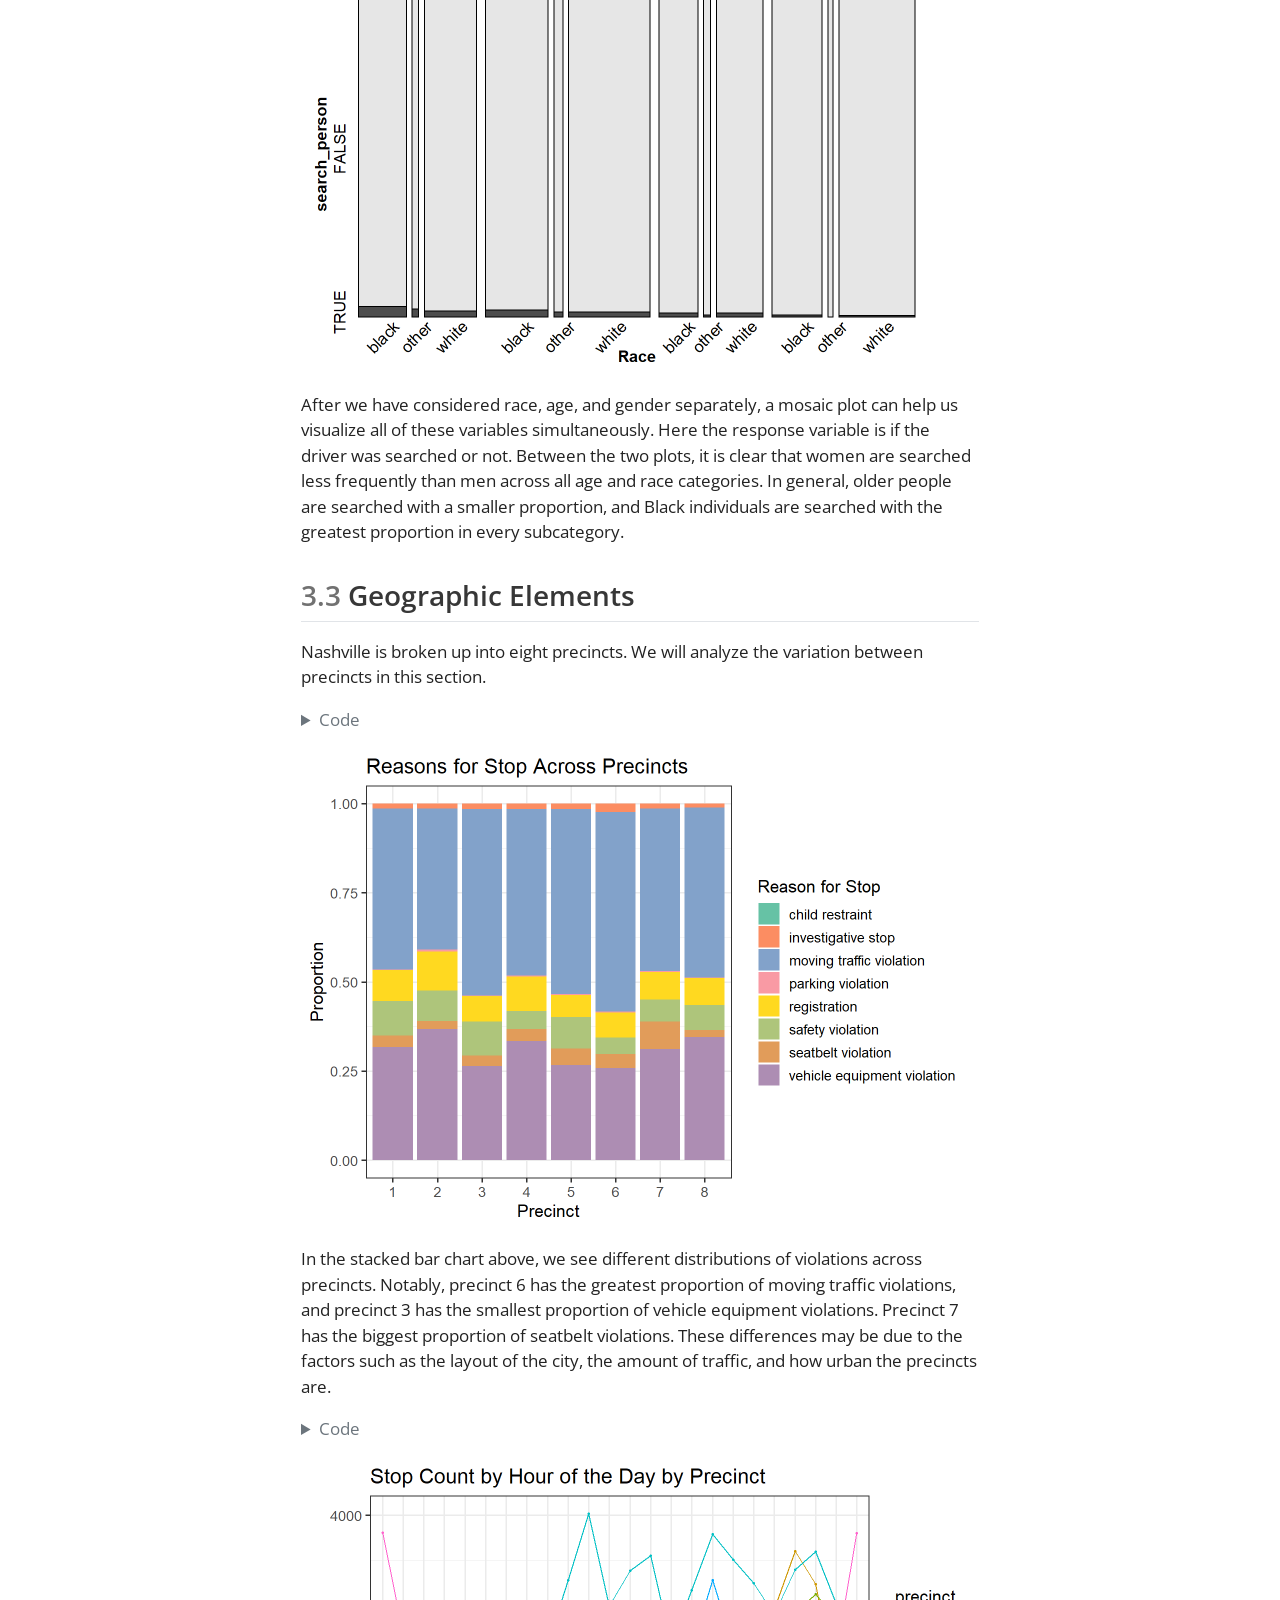
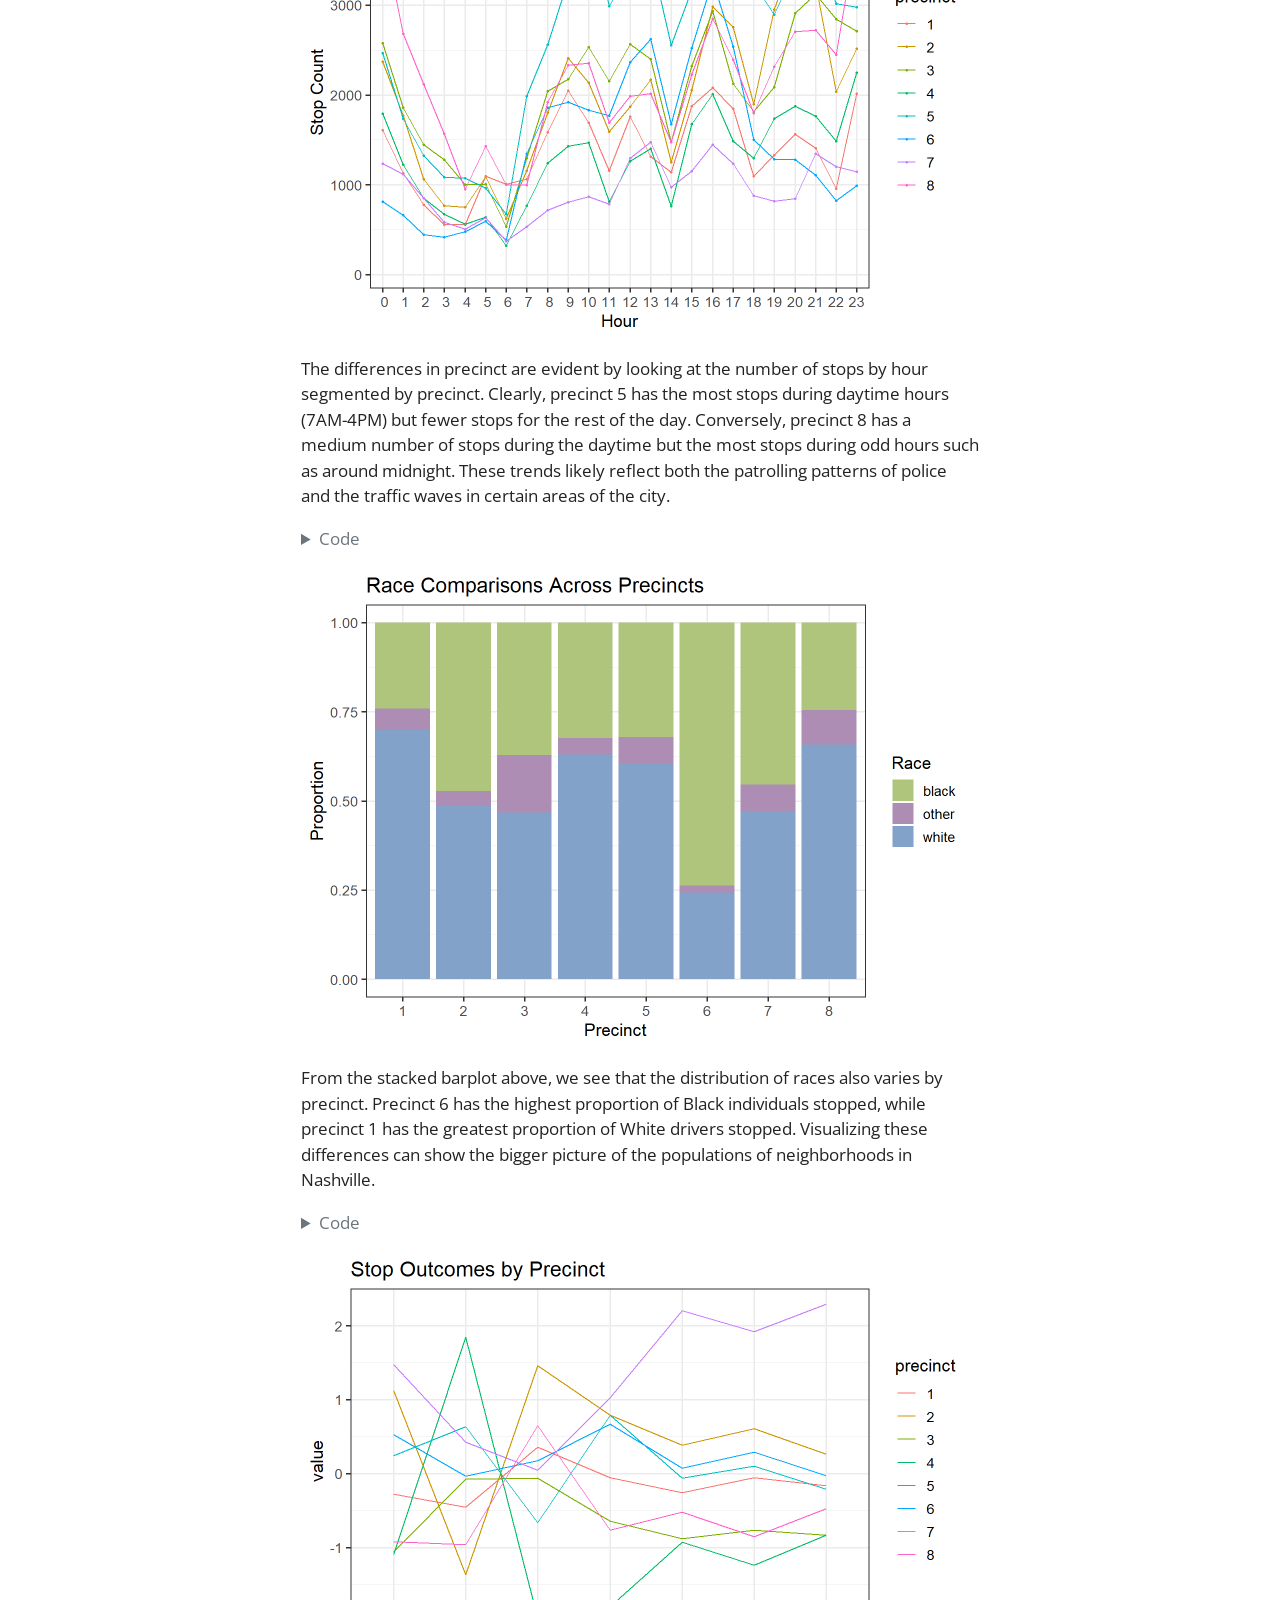
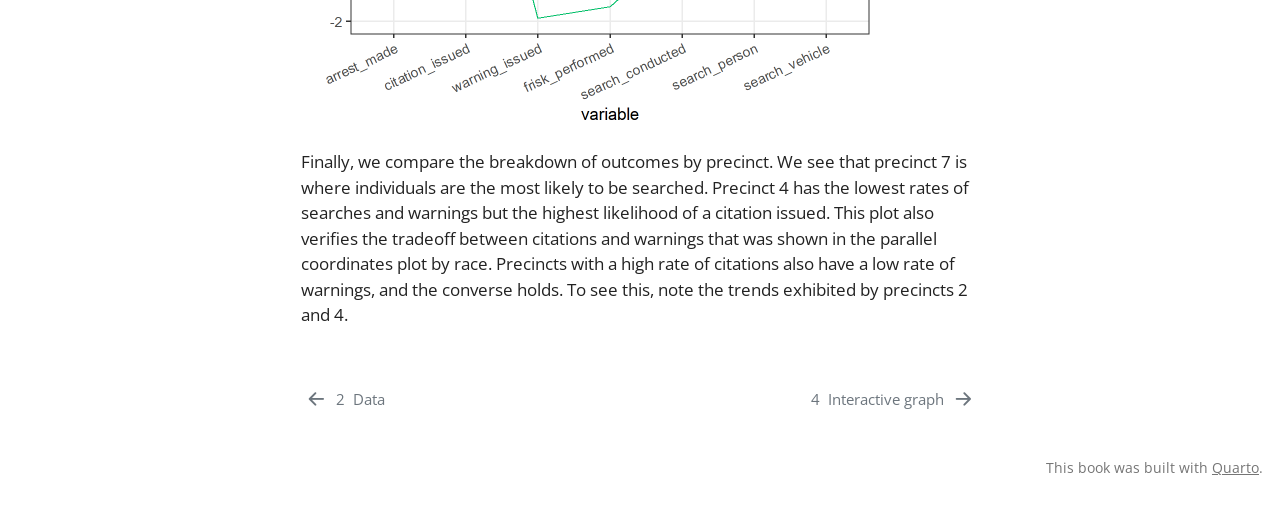
<file: docs/results.html>
<!DOCTYPE html>
<html xmlns="http://www.w3.org/1999/xhtml" lang="en" xml:lang="en"><head>

<meta charset="utf-8">
<meta name="generator" content="quarto-1.3.353">

<meta name="viewport" content="width=device-width, initial-scale=1.0, user-scalable=yes">


<title>Nashville Policing - 3&nbsp; Results</title>
<style>
code{white-space: pre-wrap;}
span.smallcaps{font-variant: small-caps;}
div.columns{display: flex; gap: min(4vw, 1.5em);}
div.column{flex: auto; overflow-x: auto;}
div.hanging-indent{margin-left: 1.5em; text-indent: -1.5em;}
ul.task-list{list-style: none;}
ul.task-list li input[type="checkbox"] {
  width: 0.8em;
  margin: 0 0.8em 0.2em -1em; /* quarto-specific, see https://github.com/quarto-dev/quarto-cli/issues/4556 */ 
  vertical-align: middle;
}
/* CSS for syntax highlighting */
pre > code.sourceCode { white-space: pre; position: relative; }
pre > code.sourceCode > span { display: inline-block; line-height: 1.25; }
pre > code.sourceCode > span:empty { height: 1.2em; }
.sourceCode { overflow: visible; }
code.sourceCode > span { color: inherit; text-decoration: inherit; }
div.sourceCode { margin: 1em 0; }
pre.sourceCode { margin: 0; }
@media screen {
div.sourceCode { overflow: auto; }
}
@media print {
pre > code.sourceCode { white-space: pre-wrap; }
pre > code.sourceCode > span { text-indent: -5em; padding-left: 5em; }
}
pre.numberSource code
  { counter-reset: source-line 0; }
pre.numberSource code > span
  { position: relative; left: -4em; counter-increment: source-line; }
pre.numberSource code > span > a:first-child::before
  { content: counter(source-line);
    position: relative; left: -1em; text-align: right; vertical-align: baseline;
    border: none; display: inline-block;
    -webkit-touch-callout: none; -webkit-user-select: none;
    -khtml-user-select: none; -moz-user-select: none;
    -ms-user-select: none; user-select: none;
    padding: 0 4px; width: 4em;
  }
pre.numberSource { margin-left: 3em;  padding-left: 4px; }
div.sourceCode
  {   }
@media screen {
pre > code.sourceCode > span > a:first-child::before { text-decoration: underline; }
}
</style>


<script src="site_libs/quarto-nav/quarto-nav.js"></script>
<script src="site_libs/quarto-nav/headroom.min.js"></script>
<script src="site_libs/clipboard/clipboard.min.js"></script>
<script src="site_libs/quarto-search/autocomplete.umd.js"></script>
<script src="site_libs/quarto-search/fuse.min.js"></script>
<script src="site_libs/quarto-search/quarto-search.js"></script>
<meta name="quarto:offset" content="./">
<link href="./d3graph.html" rel="next">
<link href="./data.html" rel="prev">
<script src="site_libs/quarto-html/quarto.js"></script>
<script src="site_libs/quarto-html/popper.min.js"></script>
<script src="site_libs/quarto-html/tippy.umd.min.js"></script>
<script src="site_libs/quarto-html/anchor.min.js"></script>
<link href="site_libs/quarto-html/tippy.css" rel="stylesheet">
<link href="site_libs/quarto-html/quarto-syntax-highlighting.css" rel="stylesheet" id="quarto-text-highlighting-styles">
<script src="site_libs/bootstrap/bootstrap.min.js"></script>
<link href="site_libs/bootstrap/bootstrap-icons.css" rel="stylesheet">
<link href="site_libs/bootstrap/bootstrap.min.css" rel="stylesheet" id="quarto-bootstrap" data-mode="light">
<script id="quarto-search-options" type="application/json">{
  "location": "sidebar",
  "copy-button": false,
  "collapse-after": 3,
  "panel-placement": "start",
  "type": "textbox",
  "limit": 20,
  "language": {
    "search-no-results-text": "No results",
    "search-matching-documents-text": "matching documents",
    "search-copy-link-title": "Copy link to search",
    "search-hide-matches-text": "Hide additional matches",
    "search-more-match-text": "more match in this document",
    "search-more-matches-text": "more matches in this document",
    "search-clear-button-title": "Clear",
    "search-detached-cancel-button-title": "Cancel",
    "search-submit-button-title": "Submit"
  }
}</script>


</head>

<body class="nav-sidebar floating">

<div id="quarto-search-results"></div>
  <header id="quarto-header" class="headroom fixed-top">
  <nav class="quarto-secondary-nav">
    <div class="container-fluid d-flex">
      <button type="button" class="quarto-btn-toggle btn" data-bs-toggle="collapse" data-bs-target="#quarto-sidebar,#quarto-sidebar-glass" aria-controls="quarto-sidebar" aria-expanded="false" aria-label="Toggle sidebar navigation" onclick="if (window.quartoToggleHeadroom) { window.quartoToggleHeadroom(); }">
        <i class="bi bi-layout-text-sidebar-reverse"></i>
      </button>
      <nav class="quarto-page-breadcrumbs" aria-label="breadcrumb"><ol class="breadcrumb"><li class="breadcrumb-item"><a href="./results.html"><span class="chapter-number">3</span>&nbsp; <span class="chapter-title">Results</span></a></li></ol></nav>
      <a class="flex-grow-1" role="button" data-bs-toggle="collapse" data-bs-target="#quarto-sidebar,#quarto-sidebar-glass" aria-controls="quarto-sidebar" aria-expanded="false" aria-label="Toggle sidebar navigation" onclick="if (window.quartoToggleHeadroom) { window.quartoToggleHeadroom(); }">      
      </a>
      <button type="button" class="btn quarto-search-button" aria-label="Search" onclick="window.quartoOpenSearch();">
        <i class="bi bi-search"></i>
      </button>
    </div>
  </nav>
</header>
<!-- content -->
<div id="quarto-content" class="quarto-container page-columns page-rows-contents page-layout-article">
<!-- sidebar -->
  <nav id="quarto-sidebar" class="sidebar collapse collapse-horizontal sidebar-navigation floating overflow-auto">
    <div class="pt-lg-2 mt-2 text-left sidebar-header">
    <div class="sidebar-title mb-0 py-0">
      <a href="./">Nashville Policing</a> 
        <div class="sidebar-tools-main">
    <a href="https://github.com/YeriAddict/NashvillePolicing.git" title="Source Code" class="quarto-navigation-tool px-1" aria-label="Source Code"><i class="bi bi-github"></i></a>
</div>
    </div>
      </div>
        <div class="mt-2 flex-shrink-0 align-items-center">
        <div class="sidebar-search">
        <div id="quarto-search" class="" title="Search"></div>
        </div>
        </div>
    <div class="sidebar-menu-container"> 
    <ul class="list-unstyled mt-1">
        <li class="sidebar-item">
  <div class="sidebar-item-container"> 
  <a href="./index.html" class="sidebar-item-text sidebar-link">
 <span class="menu-text"><span class="chapter-number">1</span>&nbsp; <span class="chapter-title">Introduction</span></span></a>
  </div>
</li>
        <li class="sidebar-item">
  <div class="sidebar-item-container"> 
  <a href="./data.html" class="sidebar-item-text sidebar-link">
 <span class="menu-text"><span class="chapter-number">2</span>&nbsp; <span class="chapter-title">Data</span></span></a>
  </div>
</li>
        <li class="sidebar-item">
  <div class="sidebar-item-container"> 
  <a href="./results.html" class="sidebar-item-text sidebar-link active">
 <span class="menu-text"><span class="chapter-number">3</span>&nbsp; <span class="chapter-title">Results</span></span></a>
  </div>
</li>
        <li class="sidebar-item">
  <div class="sidebar-item-container"> 
  <a href="./d3graph.html" class="sidebar-item-text sidebar-link">
 <span class="menu-text"><span class="chapter-number">4</span>&nbsp; <span class="chapter-title">Interactive graph</span></span></a>
  </div>
</li>
        <li class="sidebar-item">
  <div class="sidebar-item-container"> 
  <a href="./conclusion.html" class="sidebar-item-text sidebar-link">
 <span class="menu-text"><span class="chapter-number">5</span>&nbsp; <span class="chapter-title">Conclusion</span></span></a>
  </div>
</li>
    </ul>
    </div>
</nav>
<div id="quarto-sidebar-glass" data-bs-toggle="collapse" data-bs-target="#quarto-sidebar,#quarto-sidebar-glass"></div>
<!-- margin-sidebar -->
    <div id="quarto-margin-sidebar" class="sidebar margin-sidebar">
        <nav id="TOC" role="doc-toc" class="toc-active">
    <h2 id="toc-title">Table of contents</h2>
   
  <ul>
  <li><a href="#temporal-aspects" id="toc-temporal-aspects" class="nav-link active" data-scroll-target="#temporal-aspects"><span class="header-section-number">3.1</span> Temporal Aspects</a></li>
  <li><a href="#demographic-data" id="toc-demographic-data" class="nav-link" data-scroll-target="#demographic-data"><span class="header-section-number">3.2</span> Demographic Data</a></li>
  <li><a href="#geographic-elements" id="toc-geographic-elements" class="nav-link" data-scroll-target="#geographic-elements"><span class="header-section-number">3.3</span> Geographic Elements</a></li>
  </ul>
<div class="toc-actions"><div><i class="bi bi-github"></i></div><div class="action-links"><p><a href="https://github.com/YeriAddict/NashvillePolicing.git/edit/main/results.qmd" class="toc-action">Edit this page</a></p><p><a href="https://github.com/YeriAddict/NashvillePolicing.git/issues/new" class="toc-action">Report an issue</a></p></div></div></nav>
    </div>
<!-- main -->
<main class="content" id="quarto-document-content">

<header id="title-block-header" class="quarto-title-block default">
<div class="quarto-title">
<h1 class="title"><span class="chapter-number">3</span>&nbsp; <span class="chapter-title">Results</span></h1>
</div>



<div class="quarto-title-meta">

    
  
    
  </div>
  

</header>

<div class="cell">
<details>
<summary>Code</summary>
<div class="sourceCode cell-code" id="cb1"><pre class="sourceCode r code-with-copy"><code class="sourceCode r"><span id="cb1-1"><a href="#cb1-1" aria-hidden="true" tabindex="-1"></a><span class="fu">library</span>(tidyverse)</span>
<span id="cb1-2"><a href="#cb1-2" aria-hidden="true" tabindex="-1"></a><span class="fu">library</span>(lubridate)</span>
<span id="cb1-3"><a href="#cb1-3" aria-hidden="true" tabindex="-1"></a><span class="fu">library</span>(GGally)</span>
<span id="cb1-4"><a href="#cb1-4" aria-hidden="true" tabindex="-1"></a><span class="fu">library</span>(vcd)</span>
<span id="cb1-5"><a href="#cb1-5" aria-hidden="true" tabindex="-1"></a><span class="fu">library</span>(gridExtra)</span>
<span id="cb1-6"><a href="#cb1-6" aria-hidden="true" tabindex="-1"></a></span>
<span id="cb1-7"><a href="#cb1-7" aria-hidden="true" tabindex="-1"></a><span class="fu">load</span>(<span class="st">'Datasets/nashville_2014.RData'</span>)</span>
<span id="cb1-8"><a href="#cb1-8" aria-hidden="true" tabindex="-1"></a></span>
<span id="cb1-9"><a href="#cb1-9" aria-hidden="true" tabindex="-1"></a>nashville <span class="ot">&lt;-</span> nashville_2014 <span class="sc">|&gt;</span> </span>
<span id="cb1-10"><a href="#cb1-10" aria-hidden="true" tabindex="-1"></a>  <span class="fu">select</span>(<span class="sc">-</span><span class="fu">c</span>(search_basis, contraband_weapons, contraband_found, notes))</span></code><button title="Copy to Clipboard" class="code-copy-button"><i class="bi"></i></button></pre></div>
</details>
</div>
<p>In this section, our analysis is restricted to Nashville traffic stop data in 2014.</p>
<section id="temporal-aspects" class="level2" data-number="3.1">
<h2 data-number="3.1" class="anchored" data-anchor-id="temporal-aspects"><span class="header-section-number">3.1</span> Temporal Aspects</h2>
<div class="cell">
<details>
<summary>Code</summary>
<div class="sourceCode cell-code" id="cb2"><pre class="sourceCode r code-with-copy"><code class="sourceCode r"><span id="cb2-1"><a href="#cb2-1" aria-hidden="true" tabindex="-1"></a>nashville <span class="sc">|&gt;</span> </span>
<span id="cb2-2"><a href="#cb2-2" aria-hidden="true" tabindex="-1"></a>  <span class="fu">mutate</span>(<span class="at">Day =</span> <span class="fu">wday</span>(date, <span class="at">label =</span> <span class="cn">TRUE</span>)) <span class="sc">|&gt;</span> </span>
<span id="cb2-3"><a href="#cb2-3" aria-hidden="true" tabindex="-1"></a>  <span class="fu">group_by</span>(date, Day) <span class="sc">|&gt;</span> </span>
<span id="cb2-4"><a href="#cb2-4" aria-hidden="true" tabindex="-1"></a>  <span class="fu">summarise</span>(<span class="at">count =</span> <span class="fu">n</span>()) <span class="sc">|&gt;</span> </span>
<span id="cb2-5"><a href="#cb2-5" aria-hidden="true" tabindex="-1"></a>  <span class="fu">ggplot</span>(<span class="fu">aes</span>(<span class="at">x =</span> date, <span class="at">y =</span> count, <span class="at">color =</span> Day)) <span class="sc">+</span> </span>
<span id="cb2-6"><a href="#cb2-6" aria-hidden="true" tabindex="-1"></a>  <span class="fu">geom_point</span>(<span class="at">size =</span> <span class="fl">0.5</span>) <span class="sc">+</span></span>
<span id="cb2-7"><a href="#cb2-7" aria-hidden="true" tabindex="-1"></a>  <span class="fu">geom_line</span>() <span class="sc">+</span></span>
<span id="cb2-8"><a href="#cb2-8" aria-hidden="true" tabindex="-1"></a>  <span class="fu">theme_bw</span>(<span class="dv">13</span>) <span class="sc">+</span></span>
<span id="cb2-9"><a href="#cb2-9" aria-hidden="true" tabindex="-1"></a>  <span class="fu">labs</span>(<span class="at">x =</span> <span class="st">"Date"</span>, <span class="at">y =</span> <span class="st">"Stop Count"</span>) <span class="sc">+</span></span>
<span id="cb2-10"><a href="#cb2-10" aria-hidden="true" tabindex="-1"></a>  <span class="fu">ggtitle</span>(<span class="st">"Stop Count by Day of Week"</span>)</span></code><button title="Copy to Clipboard" class="code-copy-button"><i class="bi"></i></button></pre></div>
</details>
<div class="cell-output-display">
<p><img src="results_files/figure-html/unnamed-chunk-2-1.png" class="img-fluid" width="672"></p>
</div>
</div>
<p>The first step of our exploratory data analysis involves seeing how the number of traffic stops evolved throughout 2014. Since traffic, and therefore driving habits, varies heavily by seasonal factors as well as daily habits, we plot a line graph segmented by day of the week. We see that there are clearly fewer traffic stops occurring on the weekend, which makes sense since there are fewer cars on the road then. There is also no rush hour traffic and its associated stress. There are three outliers to this trend, indicated by the very few traffic stops occuring on Thanksgiving, Christmas Eve, and Christmas Day.</p>
<div class="cell">
<details>
<summary>Code</summary>
<div class="sourceCode cell-code" id="cb3"><pre class="sourceCode r code-with-copy"><code class="sourceCode r"><span id="cb3-1"><a href="#cb3-1" aria-hidden="true" tabindex="-1"></a>nashville <span class="sc">|&gt;</span> </span>
<span id="cb3-2"><a href="#cb3-2" aria-hidden="true" tabindex="-1"></a>  <span class="fu">mutate</span>(<span class="at">Day =</span> <span class="fu">wday</span>(date, <span class="at">label =</span> <span class="cn">TRUE</span>),</span>
<span id="cb3-3"><a href="#cb3-3" aria-hidden="true" tabindex="-1"></a>         <span class="at">Hour =</span> <span class="fu">hour</span>(time)) <span class="sc">|&gt;</span> </span>
<span id="cb3-4"><a href="#cb3-4" aria-hidden="true" tabindex="-1"></a>  <span class="fu">group_by</span>(Day, Hour) <span class="sc">|&gt;</span> </span>
<span id="cb3-5"><a href="#cb3-5" aria-hidden="true" tabindex="-1"></a>  <span class="fu">summarise</span>(<span class="at">count =</span> <span class="fu">n</span>()) <span class="sc">|&gt;</span> </span>
<span id="cb3-6"><a href="#cb3-6" aria-hidden="true" tabindex="-1"></a>  <span class="fu">ggplot</span>(<span class="fu">aes</span>(<span class="at">x =</span> Hour, <span class="at">y =</span> count, <span class="at">color =</span> Day)) <span class="sc">+</span> </span>
<span id="cb3-7"><a href="#cb3-7" aria-hidden="true" tabindex="-1"></a>  <span class="fu">geom_point</span>(<span class="at">size =</span> <span class="fl">0.5</span>) <span class="sc">+</span></span>
<span id="cb3-8"><a href="#cb3-8" aria-hidden="true" tabindex="-1"></a>  <span class="fu">geom_line</span>() <span class="sc">+</span></span>
<span id="cb3-9"><a href="#cb3-9" aria-hidden="true" tabindex="-1"></a>  <span class="fu">theme_bw</span>(<span class="dv">13</span>) <span class="sc">+</span></span>
<span id="cb3-10"><a href="#cb3-10" aria-hidden="true" tabindex="-1"></a>  <span class="fu">scale_x_discrete</span>(<span class="at">limits=</span><span class="dv">0</span><span class="sc">:</span><span class="dv">23</span>) <span class="sc">+</span> </span>
<span id="cb3-11"><a href="#cb3-11" aria-hidden="true" tabindex="-1"></a>  <span class="fu">labs</span>(<span class="at">x =</span> <span class="st">"Hour"</span>, <span class="at">y =</span> <span class="st">"Stop Count"</span>) <span class="sc">+</span></span>
<span id="cb3-12"><a href="#cb3-12" aria-hidden="true" tabindex="-1"></a>  <span class="fu">ggtitle</span>(<span class="st">"Stop Count by Hour of the Day"</span>) </span></code><button title="Copy to Clipboard" class="code-copy-button"><i class="bi"></i></button></pre></div>
</details>
<div class="cell-output-display">
<p><img src="results_files/figure-html/unnamed-chunk-3-1.png" class="img-fluid" width="672"></p>
</div>
</div>
<p>We also include the breakdown by hour of day, which verifies our intuition that there are fewer stops during the early morning hours and a spike in stops during rush hours from 9-10AM and 4-5PM. Note that there is also a spike in stops during lunch hour on weekdays (12-1PM) and dinner hour on Fridays only (8-9PM).</p>
</section>
<section id="demographic-data" class="level2" data-number="3.2">
<h2 data-number="3.2" class="anchored" data-anchor-id="demographic-data"><span class="header-section-number">3.2</span> Demographic Data</h2>
<p>One of our main areas of interest is the demographic features of the people stopped.</p>
<div class="cell">
<details>
<summary>Code</summary>
<div class="sourceCode cell-code" id="cb4"><pre class="sourceCode r code-with-copy"><code class="sourceCode r"><span id="cb4-1"><a href="#cb4-1" aria-hidden="true" tabindex="-1"></a>nashville <span class="sc">|&gt;</span> </span>
<span id="cb4-2"><a href="#cb4-2" aria-hidden="true" tabindex="-1"></a>  <span class="fu">select</span>(violation, subject_sex) <span class="sc">|&gt;</span> </span>
<span id="cb4-3"><a href="#cb4-3" aria-hidden="true" tabindex="-1"></a>  <span class="fu">drop_na</span>() <span class="sc">|&gt;</span> </span>
<span id="cb4-4"><a href="#cb4-4" aria-hidden="true" tabindex="-1"></a>  <span class="fu">ggplot</span>(<span class="fu">aes</span>(<span class="at">y =</span> violation, <span class="at">fill =</span> subject_sex)) <span class="sc">+</span> </span>
<span id="cb4-5"><a href="#cb4-5" aria-hidden="true" tabindex="-1"></a>  <span class="fu">geom_bar</span>(<span class="at">position=</span><span class="st">'fill'</span>) <span class="sc">+</span> </span>
<span id="cb4-6"><a href="#cb4-6" aria-hidden="true" tabindex="-1"></a>  <span class="fu">labs</span>(<span class="at">x =</span> <span class="st">"Violation"</span>, <span class="at">y =</span> <span class="st">"Proportion"</span>) <span class="sc">+</span> </span>
<span id="cb4-7"><a href="#cb4-7" aria-hidden="true" tabindex="-1"></a>  <span class="fu">ggtitle</span>(<span class="st">"Violation Comparison Between Genders"</span>) <span class="sc">+</span> </span>
<span id="cb4-8"><a href="#cb4-8" aria-hidden="true" tabindex="-1"></a>  <span class="fu">scale_fill_manual</span>(<span class="at">values =</span> <span class="fu">c</span>(<span class="st">"#82A2CA"</span>, <span class="st">"pink2"</span>),</span>
<span id="cb4-9"><a href="#cb4-9" aria-hidden="true" tabindex="-1"></a>                    <span class="at">name =</span> <span class="st">"Gender"</span>) <span class="sc">+</span> </span>
<span id="cb4-10"><a href="#cb4-10" aria-hidden="true" tabindex="-1"></a>  <span class="fu">theme_bw</span>(<span class="dv">13</span>) <span class="sc">+</span></span>
<span id="cb4-11"><a href="#cb4-11" aria-hidden="true" tabindex="-1"></a>  <span class="fu">geom_vline</span>(<span class="at">xintercept =</span> .<span class="dv">412</span>)<span class="sc">+</span></span>
<span id="cb4-12"><a href="#cb4-12" aria-hidden="true" tabindex="-1"></a>  <span class="fu">scale_x_continuous</span>(<span class="at">breaks =</span> <span class="fu">c</span>(<span class="dv">0</span>, <span class="fl">0.25</span>, <span class="fl">0.41</span>, <span class="fl">0.5</span>, <span class="fl">0.75</span>, <span class="dv">1</span>), </span>
<span id="cb4-13"><a href="#cb4-13" aria-hidden="true" tabindex="-1"></a>                     <span class="at">labels =</span> <span class="fu">c</span>(<span class="dv">0</span>, <span class="fl">0.25</span>, <span class="fl">0.41</span>, <span class="fl">0.5</span>, <span class="fl">0.75</span>, <span class="dv">1</span>))</span></code><button title="Copy to Clipboard" class="code-copy-button"><i class="bi"></i></button></pre></div>
</details>
<div class="cell-output-display">
<p><img src="results_files/figure-html/unnamed-chunk-4-1.png" class="img-fluid" width="672"></p>
</div>
</div>
<p>Now we shift the analysis from the number of stops to the type of violation and its outcome. A primary area of interest is how demographic data is linked to these variables. Above is a stacked bar chart comparing the type of violations between genders. The global percentage of female violations is 41.2%, indicated by the vertical black line. Based on this, we see that women are overrepresented in the child restraint category, which deals with proper safety seats/infant carriers for children. Men are overrepresented in seatbelt violations, parking violations, and investigative stops. The remaining categories are very close to the global average.</p>
<div class="cell">
<details>
<summary>Code</summary>
<div class="sourceCode cell-code" id="cb5"><pre class="sourceCode r code-with-copy"><code class="sourceCode r"><span id="cb5-1"><a href="#cb5-1" aria-hidden="true" tabindex="-1"></a>p1 <span class="ot">&lt;-</span> nashville <span class="sc">|&gt;</span> </span>
<span id="cb5-2"><a href="#cb5-2" aria-hidden="true" tabindex="-1"></a>  <span class="fu">select</span>(arrest_made, subject_age) <span class="sc">|&gt;</span> </span>
<span id="cb5-3"><a href="#cb5-3" aria-hidden="true" tabindex="-1"></a>  <span class="fu">rename</span>(<span class="st">"Age"</span> <span class="ot">=</span> subject_age) <span class="sc">|&gt;</span> </span>
<span id="cb5-4"><a href="#cb5-4" aria-hidden="true" tabindex="-1"></a>  <span class="fu">drop_na</span>() <span class="sc">|&gt;</span> </span>
<span id="cb5-5"><a href="#cb5-5" aria-hidden="true" tabindex="-1"></a>  <span class="fu">ggplot</span>(<span class="fu">aes</span>(<span class="at">y =</span> arrest_made, <span class="at">x =</span> Age, <span class="at">color =</span> arrest_made)) <span class="sc">+</span></span>
<span id="cb5-6"><a href="#cb5-6" aria-hidden="true" tabindex="-1"></a>  <span class="fu">geom_boxplot</span>() <span class="sc">+</span> </span>
<span id="cb5-7"><a href="#cb5-7" aria-hidden="true" tabindex="-1"></a>  <span class="fu">labs</span>(<span class="at">y =</span> <span class="st">"Arrest Made"</span>) <span class="sc">+</span></span>
<span id="cb5-8"><a href="#cb5-8" aria-hidden="true" tabindex="-1"></a>  <span class="fu">theme_bw</span>() <span class="sc">+</span> </span>
<span id="cb5-9"><a href="#cb5-9" aria-hidden="true" tabindex="-1"></a>  <span class="fu">theme</span>(<span class="at">legend.position=</span><span class="st">"none"</span>) </span>
<span id="cb5-10"><a href="#cb5-10" aria-hidden="true" tabindex="-1"></a></span>
<span id="cb5-11"><a href="#cb5-11" aria-hidden="true" tabindex="-1"></a>p2 <span class="ot">&lt;-</span> nashville <span class="sc">|&gt;</span> </span>
<span id="cb5-12"><a href="#cb5-12" aria-hidden="true" tabindex="-1"></a>  <span class="fu">select</span>(warning_issued, subject_age) <span class="sc">|&gt;</span> </span>
<span id="cb5-13"><a href="#cb5-13" aria-hidden="true" tabindex="-1"></a>  <span class="fu">rename</span>(<span class="st">"Age"</span> <span class="ot">=</span> subject_age) <span class="sc">|&gt;</span> </span>
<span id="cb5-14"><a href="#cb5-14" aria-hidden="true" tabindex="-1"></a>  <span class="fu">drop_na</span>() <span class="sc">|&gt;</span> </span>
<span id="cb5-15"><a href="#cb5-15" aria-hidden="true" tabindex="-1"></a>  <span class="fu">ggplot</span>(<span class="fu">aes</span>(<span class="at">y =</span> warning_issued, <span class="at">x =</span> Age, <span class="at">color =</span> warning_issued)) <span class="sc">+</span></span>
<span id="cb5-16"><a href="#cb5-16" aria-hidden="true" tabindex="-1"></a>  <span class="fu">geom_boxplot</span>() <span class="sc">+</span> </span>
<span id="cb5-17"><a href="#cb5-17" aria-hidden="true" tabindex="-1"></a>  <span class="fu">labs</span>(<span class="at">y =</span> <span class="st">"Warning Issued"</span>) <span class="sc">+</span></span>
<span id="cb5-18"><a href="#cb5-18" aria-hidden="true" tabindex="-1"></a>  <span class="fu">theme_bw</span>() <span class="sc">+</span> </span>
<span id="cb5-19"><a href="#cb5-19" aria-hidden="true" tabindex="-1"></a>  <span class="fu">theme</span>(<span class="at">legend.position=</span><span class="st">"none"</span>) </span>
<span id="cb5-20"><a href="#cb5-20" aria-hidden="true" tabindex="-1"></a></span>
<span id="cb5-21"><a href="#cb5-21" aria-hidden="true" tabindex="-1"></a>p3 <span class="ot">&lt;-</span> nashville <span class="sc">|&gt;</span> </span>
<span id="cb5-22"><a href="#cb5-22" aria-hidden="true" tabindex="-1"></a>  <span class="fu">select</span>(search_vehicle, subject_age) <span class="sc">|&gt;</span> </span>
<span id="cb5-23"><a href="#cb5-23" aria-hidden="true" tabindex="-1"></a>  <span class="fu">rename</span>(<span class="st">"Age"</span> <span class="ot">=</span> subject_age) <span class="sc">|&gt;</span> </span>
<span id="cb5-24"><a href="#cb5-24" aria-hidden="true" tabindex="-1"></a>  <span class="fu">drop_na</span>() <span class="sc">|&gt;</span> </span>
<span id="cb5-25"><a href="#cb5-25" aria-hidden="true" tabindex="-1"></a>  <span class="fu">ggplot</span>(<span class="fu">aes</span>(<span class="at">y =</span> search_vehicle, <span class="at">x =</span> Age, <span class="at">color =</span> search_vehicle)) <span class="sc">+</span></span>
<span id="cb5-26"><a href="#cb5-26" aria-hidden="true" tabindex="-1"></a>  <span class="fu">geom_boxplot</span>() <span class="sc">+</span> </span>
<span id="cb5-27"><a href="#cb5-27" aria-hidden="true" tabindex="-1"></a>  <span class="fu">labs</span>(<span class="at">y =</span> <span class="st">"Search Vehicle"</span>) <span class="sc">+</span></span>
<span id="cb5-28"><a href="#cb5-28" aria-hidden="true" tabindex="-1"></a>  <span class="fu">theme_bw</span>() <span class="sc">+</span> </span>
<span id="cb5-29"><a href="#cb5-29" aria-hidden="true" tabindex="-1"></a>  <span class="fu">theme</span>(<span class="at">legend.position=</span><span class="st">"none"</span>) </span>
<span id="cb5-30"><a href="#cb5-30" aria-hidden="true" tabindex="-1"></a></span>
<span id="cb5-31"><a href="#cb5-31" aria-hidden="true" tabindex="-1"></a>p4 <span class="ot">&lt;-</span> nashville <span class="sc">|&gt;</span> </span>
<span id="cb5-32"><a href="#cb5-32" aria-hidden="true" tabindex="-1"></a>  <span class="fu">select</span>(search_person, subject_age) <span class="sc">|&gt;</span> </span>
<span id="cb5-33"><a href="#cb5-33" aria-hidden="true" tabindex="-1"></a>  <span class="fu">rename</span>(<span class="st">"Age"</span> <span class="ot">=</span> subject_age) <span class="sc">|&gt;</span> </span>
<span id="cb5-34"><a href="#cb5-34" aria-hidden="true" tabindex="-1"></a>  <span class="fu">drop_na</span>() <span class="sc">|&gt;</span> </span>
<span id="cb5-35"><a href="#cb5-35" aria-hidden="true" tabindex="-1"></a>  <span class="fu">ggplot</span>(<span class="fu">aes</span>(<span class="at">y =</span> search_person, <span class="at">x =</span> Age, <span class="at">color =</span> search_person)) <span class="sc">+</span></span>
<span id="cb5-36"><a href="#cb5-36" aria-hidden="true" tabindex="-1"></a>  <span class="fu">geom_boxplot</span>() <span class="sc">+</span> </span>
<span id="cb5-37"><a href="#cb5-37" aria-hidden="true" tabindex="-1"></a>  <span class="fu">labs</span>(<span class="at">y =</span> <span class="st">"Search Person"</span>) <span class="sc">+</span></span>
<span id="cb5-38"><a href="#cb5-38" aria-hidden="true" tabindex="-1"></a>  <span class="fu">theme_bw</span>() <span class="sc">+</span> </span>
<span id="cb5-39"><a href="#cb5-39" aria-hidden="true" tabindex="-1"></a>  <span class="fu">theme</span>(<span class="at">legend.position=</span><span class="st">"none"</span>) </span>
<span id="cb5-40"><a href="#cb5-40" aria-hidden="true" tabindex="-1"></a></span>
<span id="cb5-41"><a href="#cb5-41" aria-hidden="true" tabindex="-1"></a><span class="fu">grid.arrange</span>(p1, p2, p3, p4, <span class="at">top =</span> <span class="st">"Distribution of Age Across Outcomes"</span>)</span></code><button title="Copy to Clipboard" class="code-copy-button"><i class="bi"></i></button></pre></div>
</details>
<div class="cell-output-display">
<p><img src="results_files/figure-html/unnamed-chunk-5-1.png" class="img-fluid" width="672"></p>
</div>
</div>
<p>The boxplots above show how age varies between different outcomes, including warnings, arrests, and searches. We see that overall the distrution of people is younger if there was an arrest made or the driver or car was searched. However, if only a warning was issued, the person is likely to be older. This implies that younger people receive harsher treatment at traffic stops, while people who receive a warning are older.</p>
<div class="cell">
<details>
<summary>Code</summary>
<div class="sourceCode cell-code" id="cb6"><pre class="sourceCode r code-with-copy"><code class="sourceCode r"><span id="cb6-1"><a href="#cb6-1" aria-hidden="true" tabindex="-1"></a>nashville <span class="sc">|&gt;</span> </span>
<span id="cb6-2"><a href="#cb6-2" aria-hidden="true" tabindex="-1"></a>  <span class="fu">select</span>(subject_race, subject_sex, arrest_made, citation_issued, </span>
<span id="cb6-3"><a href="#cb6-3" aria-hidden="true" tabindex="-1"></a>         warning_issued, frisk_performed, search_conducted, </span>
<span id="cb6-4"><a href="#cb6-4" aria-hidden="true" tabindex="-1"></a>         search_person, search_vehicle) <span class="sc">|&gt;</span> </span>
<span id="cb6-5"><a href="#cb6-5" aria-hidden="true" tabindex="-1"></a>  <span class="fu">drop_na</span>() <span class="sc">|&gt;</span> </span>
<span id="cb6-6"><a href="#cb6-6" aria-hidden="true" tabindex="-1"></a>  <span class="fu">group_by</span>(subject_race, subject_sex) <span class="sc">|&gt;</span> </span>
<span id="cb6-7"><a href="#cb6-7" aria-hidden="true" tabindex="-1"></a>  <span class="fu">summarise</span>(<span class="at">arrest_made =</span> <span class="fu">mean</span>(arrest_made),</span>
<span id="cb6-8"><a href="#cb6-8" aria-hidden="true" tabindex="-1"></a>            <span class="at">citation_issued =</span> <span class="fu">mean</span>(citation_issued),</span>
<span id="cb6-9"><a href="#cb6-9" aria-hidden="true" tabindex="-1"></a>            <span class="at">warning_issued =</span> <span class="fu">mean</span>(warning_issued),</span>
<span id="cb6-10"><a href="#cb6-10" aria-hidden="true" tabindex="-1"></a>            <span class="at">frisk_performed =</span> <span class="fu">mean</span>(frisk_performed),</span>
<span id="cb6-11"><a href="#cb6-11" aria-hidden="true" tabindex="-1"></a>            <span class="at">search_conducted =</span> <span class="fu">mean</span>(search_conducted),</span>
<span id="cb6-12"><a href="#cb6-12" aria-hidden="true" tabindex="-1"></a>            <span class="at">search_person =</span> <span class="fu">mean</span>(search_person),</span>
<span id="cb6-13"><a href="#cb6-13" aria-hidden="true" tabindex="-1"></a>            <span class="at">search_vehicle =</span> <span class="fu">mean</span>(search_vehicle)) <span class="sc">|&gt;</span> </span>
<span id="cb6-14"><a href="#cb6-14" aria-hidden="true" tabindex="-1"></a>  <span class="fu">mutate</span>(<span class="at">Group =</span> <span class="fu">paste</span>(subject_race, subject_sex, <span class="at">sep =</span> <span class="st">"_"</span>)) <span class="sc">|&gt;</span> </span>
<span id="cb6-15"><a href="#cb6-15" aria-hidden="true" tabindex="-1"></a>  <span class="fu">ggparcoord</span>(<span class="at">columns =</span> <span class="dv">3</span><span class="sc">:</span><span class="dv">9</span>, <span class="at">groupColumn =</span> <span class="st">"Group"</span>) <span class="sc">+</span></span>
<span id="cb6-16"><a href="#cb6-16" aria-hidden="true" tabindex="-1"></a>  <span class="fu">scale_color_manual</span>(<span class="at">values =</span> <span class="fu">c</span>(</span>
<span id="cb6-17"><a href="#cb6-17" aria-hidden="true" tabindex="-1"></a>    <span class="st">"#a6cee3"</span>, <span class="st">"#164e74"</span>,</span>
<span id="cb6-18"><a href="#cb6-18" aria-hidden="true" tabindex="-1"></a>    <span class="st">"#b2df8a"</span>, <span class="st">"#2a7e1b"</span>,</span>
<span id="cb6-19"><a href="#cb6-19" aria-hidden="true" tabindex="-1"></a>    <span class="st">"#ababab"</span>, <span class="st">"#000000"</span>,</span>
<span id="cb6-20"><a href="#cb6-20" aria-hidden="true" tabindex="-1"></a>    <span class="st">"#ffc07d"</span>, <span class="st">"#ff6600"</span>,</span>
<span id="cb6-21"><a href="#cb6-21" aria-hidden="true" tabindex="-1"></a>    <span class="st">"#cab2d6"</span>, <span class="st">"#583380"</span>,</span>
<span id="cb6-22"><a href="#cb6-22" aria-hidden="true" tabindex="-1"></a>    <span class="st">"#ff99ff"</span>, <span class="st">"#ff44ff"</span>)) <span class="sc">+</span></span>
<span id="cb6-23"><a href="#cb6-23" aria-hidden="true" tabindex="-1"></a>  <span class="fu">theme_bw</span>(<span class="dv">13</span>) <span class="sc">+</span> </span>
<span id="cb6-24"><a href="#cb6-24" aria-hidden="true" tabindex="-1"></a>  <span class="fu">ggtitle</span>(<span class="st">"Stop Outcomes by Race and Gender"</span>) <span class="sc">+</span></span>
<span id="cb6-25"><a href="#cb6-25" aria-hidden="true" tabindex="-1"></a>  <span class="fu">theme</span>(<span class="at">axis.text.x =</span> <span class="fu">element_text</span>(<span class="at">angle =</span> <span class="dv">45</span>, <span class="at">vjust =</span> <span class="dv">1</span>, <span class="at">hjust=</span><span class="dv">1</span>))</span></code><button title="Copy to Clipboard" class="code-copy-button"><i class="bi"></i></button></pre></div>
</details>
<div class="cell-output-display">
<p><img src="results_files/figure-html/unnamed-chunk-6-1.png" class="img-fluid" width="672"></p>
</div>
</div>
<p>We wish to see a breakdown of all of the outcomes by race and gender, which is shown in the parallel coordinates plot above. (Note that the colors are paired by race.) From the graph, it is evident that men of color are the most likely to be frisked or searched. Hispanic and Black men are the top group in 5 out of the 7 outcomes, while Asian/Pacific Islander women are at the bottom for these outomes. Men are almost always ranked above their female conterparts, except when a citation or warning is issued. Additionally, we see a trade-off between citations and warnings, where low citation rates correspond to high warning rates and vice versa. Intuitively this makes sense, since warnings are a laxer outcome compared to a formal citation.</p>
<p>Note that we kept all of the original race categories from the data for this plot. Since there are very few observations in the Hispanic, AAPI, other, and unknown groups, moving forward we will group the races according to White/Black/Other.</p>
<div class="cell">
<details>
<summary>Code</summary>
<div class="sourceCode cell-code" id="cb7"><pre class="sourceCode r code-with-copy"><code class="sourceCode r"><span id="cb7-1"><a href="#cb7-1" aria-hidden="true" tabindex="-1"></a>mosaic_data <span class="ot">&lt;-</span> nashville <span class="sc">|&gt;</span> </span>
<span id="cb7-2"><a href="#cb7-2" aria-hidden="true" tabindex="-1"></a>  <span class="fu">mutate</span>(<span class="at">subject_race =</span> <span class="fu">ifelse</span>(subject_race <span class="sc">%in%</span> </span>
<span id="cb7-3"><a href="#cb7-3" aria-hidden="true" tabindex="-1"></a>        <span class="fu">c</span>(<span class="st">"asian/pacific islander"</span>, <span class="st">"unknown"</span>, <span class="st">"other"</span>, <span class="st">"hispanic"</span>), <span class="st">"other"</span>, </span>
<span id="cb7-4"><a href="#cb7-4" aria-hidden="true" tabindex="-1"></a>        <span class="fu">as.character</span>(subject_race))) <span class="sc">|&gt;</span> </span>
<span id="cb7-5"><a href="#cb7-5" aria-hidden="true" tabindex="-1"></a>  <span class="fu">mutate</span>(<span class="at">Age =</span> <span class="fu">case_when</span>(subject_age <span class="sc">&lt;</span> <span class="dv">25</span> <span class="sc">~</span> <span class="st">"&lt;25"</span>,</span>
<span id="cb7-6"><a href="#cb7-6" aria-hidden="true" tabindex="-1"></a>                         subject_age <span class="sc">&lt;</span> <span class="dv">35</span> <span class="sc">~</span> <span class="st">"25-34"</span>,</span>
<span id="cb7-7"><a href="#cb7-7" aria-hidden="true" tabindex="-1"></a>                         subject_age <span class="sc">&lt;</span> <span class="dv">45</span> <span class="sc">~</span> <span class="st">"35-44"</span>,</span>
<span id="cb7-8"><a href="#cb7-8" aria-hidden="true" tabindex="-1"></a>                         <span class="cn">TRUE</span> <span class="sc">~</span> <span class="st">"45+"</span>)) <span class="sc">|&gt;</span> </span>
<span id="cb7-9"><a href="#cb7-9" aria-hidden="true" tabindex="-1"></a>  <span class="fu">rename</span>(<span class="st">"Gender"</span> <span class="ot">=</span> <span class="st">"subject_sex"</span>,</span>
<span id="cb7-10"><a href="#cb7-10" aria-hidden="true" tabindex="-1"></a>         <span class="st">"Race"</span> <span class="ot">=</span> <span class="st">"subject_race"</span>) </span>
<span id="cb7-11"><a href="#cb7-11" aria-hidden="true" tabindex="-1"></a></span>
<span id="cb7-12"><a href="#cb7-12" aria-hidden="true" tabindex="-1"></a>all_xtabs <span class="ot">&lt;-</span> mosaic_data <span class="sc">|&gt;</span> </span>
<span id="cb7-13"><a href="#cb7-13" aria-hidden="true" tabindex="-1"></a>  <span class="fu">xtabs</span>(<span class="at">formula =</span> <span class="sc">~</span> search_person <span class="sc">+</span> Gender <span class="sc">+</span> Age <span class="sc">+</span> Race)</span>
<span id="cb7-14"><a href="#cb7-14" aria-hidden="true" tabindex="-1"></a></span>
<span id="cb7-15"><a href="#cb7-15" aria-hidden="true" tabindex="-1"></a>male_xtabs <span class="ot">&lt;-</span> mosaic_data <span class="sc">|&gt;</span> </span>
<span id="cb7-16"><a href="#cb7-16" aria-hidden="true" tabindex="-1"></a>  <span class="fu">filter</span>(Gender <span class="sc">==</span> <span class="st">"male"</span>) <span class="sc">|&gt;</span> </span>
<span id="cb7-17"><a href="#cb7-17" aria-hidden="true" tabindex="-1"></a>  <span class="fu">xtabs</span>(<span class="at">formula =</span> <span class="sc">~</span> search_person <span class="sc">+</span> Age <span class="sc">+</span> Race)</span>
<span id="cb7-18"><a href="#cb7-18" aria-hidden="true" tabindex="-1"></a></span>
<span id="cb7-19"><a href="#cb7-19" aria-hidden="true" tabindex="-1"></a>female_xtabs <span class="ot">&lt;-</span> mosaic_data <span class="sc">|&gt;</span> </span>
<span id="cb7-20"><a href="#cb7-20" aria-hidden="true" tabindex="-1"></a>  <span class="fu">filter</span>(Gender <span class="sc">==</span> <span class="st">"female"</span>) <span class="sc">|&gt;</span> </span>
<span id="cb7-21"><a href="#cb7-21" aria-hidden="true" tabindex="-1"></a>  <span class="fu">xtabs</span>(<span class="at">formula =</span> <span class="sc">~</span> search_person <span class="sc">+</span> Age <span class="sc">+</span> Race)</span>
<span id="cb7-22"><a href="#cb7-22" aria-hidden="true" tabindex="-1"></a></span>
<span id="cb7-23"><a href="#cb7-23" aria-hidden="true" tabindex="-1"></a><span class="fu">mosaic</span>(search_person <span class="sc">~</span> Age <span class="sc">+</span> Race, male_xtabs, </span>
<span id="cb7-24"><a href="#cb7-24" aria-hidden="true" tabindex="-1"></a>       <span class="at">direction =</span> <span class="fu">c</span>(<span class="st">"v"</span>, <span class="st">"v"</span>, <span class="st">"h"</span>),</span>
<span id="cb7-25"><a href="#cb7-25" aria-hidden="true" tabindex="-1"></a>       <span class="at">rot_labels =</span> <span class="fu">c</span>(<span class="dv">0</span>, <span class="dv">0</span>, <span class="dv">45</span>, <span class="dv">90</span>),</span>
<span id="cb7-26"><a href="#cb7-26" aria-hidden="true" tabindex="-1"></a>       <span class="at">main =</span> <span class="st">"Search Person: Males"</span>)</span></code><button title="Copy to Clipboard" class="code-copy-button"><i class="bi"></i></button></pre></div>
</details>
<div class="cell-output-display">
<p><img src="results_files/figure-html/unnamed-chunk-7-1.png" class="img-fluid" width="672"></p>
</div>
<details>
<summary>Code</summary>
<div class="sourceCode cell-code" id="cb8"><pre class="sourceCode r code-with-copy"><code class="sourceCode r"><span id="cb8-1"><a href="#cb8-1" aria-hidden="true" tabindex="-1"></a><span class="fu">mosaic</span>(search_person <span class="sc">~</span> Age <span class="sc">+</span> Race, female_xtabs, </span>
<span id="cb8-2"><a href="#cb8-2" aria-hidden="true" tabindex="-1"></a>       <span class="at">direction =</span> <span class="fu">c</span>(<span class="st">"v"</span>, <span class="st">"v"</span>, <span class="st">"h"</span>),</span>
<span id="cb8-3"><a href="#cb8-3" aria-hidden="true" tabindex="-1"></a>       <span class="at">rot_labels =</span> <span class="fu">c</span>(<span class="dv">0</span>, <span class="dv">0</span>, <span class="dv">45</span>, <span class="dv">90</span>),</span>
<span id="cb8-4"><a href="#cb8-4" aria-hidden="true" tabindex="-1"></a>       <span class="at">main =</span> <span class="st">"Search Person: Females"</span>)</span></code><button title="Copy to Clipboard" class="code-copy-button"><i class="bi"></i></button></pre></div>
</details>
<div class="cell-output-display">
<p><img src="results_files/figure-html/unnamed-chunk-7-2.png" class="img-fluid" width="672"></p>
</div>
</div>
<p>After we have considered race, age, and gender separately, a mosaic plot can help us visualize all of these variables simultaneously. Here the response variable is if the driver was searched or not. Between the two plots, it is clear that women are searched less frequently than men across all age and race categories. In general, older people are searched with a smaller proportion, and Black individuals are searched with the greatest proportion in every subcategory.</p>
</section>
<section id="geographic-elements" class="level2" data-number="3.3">
<h2 data-number="3.3" class="anchored" data-anchor-id="geographic-elements"><span class="header-section-number">3.3</span> Geographic Elements</h2>
<p>Nashville is broken up into eight precincts. We will analyze the variation between precincts in this section.</p>
<div class="cell">
<details>
<summary>Code</summary>
<div class="sourceCode cell-code" id="cb9"><pre class="sourceCode r code-with-copy"><code class="sourceCode r"><span id="cb9-1"><a href="#cb9-1" aria-hidden="true" tabindex="-1"></a>nashville <span class="sc">|&gt;</span> </span>
<span id="cb9-2"><a href="#cb9-2" aria-hidden="true" tabindex="-1"></a>  <span class="fu">filter</span>(precinct <span class="sc">%in%</span> <span class="fu">as.character</span>(<span class="dv">1</span><span class="sc">:</span><span class="dv">8</span>)) <span class="sc">|&gt;</span> </span>
<span id="cb9-3"><a href="#cb9-3" aria-hidden="true" tabindex="-1"></a>  <span class="fu">select</span>(precinct, reason_for_stop) <span class="sc">|&gt;</span> </span>
<span id="cb9-4"><a href="#cb9-4" aria-hidden="true" tabindex="-1"></a>  <span class="fu">rename</span>(<span class="st">"Reason for Stop"</span> <span class="ot">=</span> reason_for_stop) <span class="sc">|&gt;</span> </span>
<span id="cb9-5"><a href="#cb9-5" aria-hidden="true" tabindex="-1"></a>  <span class="fu">drop_na</span>() <span class="sc">|&gt;</span> </span>
<span id="cb9-6"><a href="#cb9-6" aria-hidden="true" tabindex="-1"></a>  <span class="fu">ggplot</span>(<span class="fu">aes</span>(<span class="at">x =</span> precinct, <span class="at">fill =</span> <span class="st">`</span><span class="at">Reason for Stop</span><span class="st">`</span>)) <span class="sc">+</span> </span>
<span id="cb9-7"><a href="#cb9-7" aria-hidden="true" tabindex="-1"></a>  <span class="fu">geom_bar</span>(<span class="at">position=</span><span class="st">'fill'</span>) <span class="sc">+</span> </span>
<span id="cb9-8"><a href="#cb9-8" aria-hidden="true" tabindex="-1"></a>  <span class="fu">labs</span>(<span class="at">x =</span> <span class="st">"Precinct"</span>, <span class="at">y =</span> <span class="st">"Proportion"</span>) <span class="sc">+</span> </span>
<span id="cb9-9"><a href="#cb9-9" aria-hidden="true" tabindex="-1"></a>  <span class="fu">ggtitle</span>(<span class="st">"Reasons for Stop Across Precincts"</span>) <span class="sc">+</span> </span>
<span id="cb9-10"><a href="#cb9-10" aria-hidden="true" tabindex="-1"></a>  <span class="fu">scale_fill_manual</span>(<span class="at">values =</span> <span class="fu">c</span>(<span class="st">"#66c2a5"</span>, <span class="st">"#fc8d62"</span>, <span class="st">"#82A2CA"</span>, <span class="st">"#f99aa4"</span>, </span>
<span id="cb9-11"><a href="#cb9-11" aria-hidden="true" tabindex="-1"></a>                               <span class="st">"#ffd920"</span>, <span class="st">"#aec57b"</span>, <span class="st">"#e19c5a"</span>, <span class="st">"#ad8db3"</span>),</span>
<span id="cb9-12"><a href="#cb9-12" aria-hidden="true" tabindex="-1"></a>                    <span class="at">name =</span> <span class="st">"Reason for Stop"</span>) <span class="sc">+</span> </span>
<span id="cb9-13"><a href="#cb9-13" aria-hidden="true" tabindex="-1"></a>  <span class="fu">theme_bw</span>(<span class="dv">13</span>)</span></code><button title="Copy to Clipboard" class="code-copy-button"><i class="bi"></i></button></pre></div>
</details>
<div class="cell-output-display">
<p><img src="results_files/figure-html/unnamed-chunk-8-1.png" class="img-fluid" width="672"></p>
</div>
</div>
<p>In the stacked bar chart above, we see different distributions of violations across precincts. Notably, precinct 6 has the greatest proportion of moving traffic violations, and precinct 3 has the smallest proportion of vehicle equipment violations. Precinct 7 has the biggest proportion of seatbelt violations. These differences may be due to the factors such as the layout of the city, the amount of traffic, and how urban the precincts are.</p>
<div class="cell">
<details>
<summary>Code</summary>
<div class="sourceCode cell-code" id="cb10"><pre class="sourceCode r code-with-copy"><code class="sourceCode r"><span id="cb10-1"><a href="#cb10-1" aria-hidden="true" tabindex="-1"></a>nashville <span class="sc">|&gt;</span></span>
<span id="cb10-2"><a href="#cb10-2" aria-hidden="true" tabindex="-1"></a>  <span class="fu">filter</span>(precinct <span class="sc">%in%</span> <span class="fu">as.character</span>(<span class="dv">1</span><span class="sc">:</span><span class="dv">8</span>)) <span class="sc">|&gt;</span> </span>
<span id="cb10-3"><a href="#cb10-3" aria-hidden="true" tabindex="-1"></a>  <span class="fu">mutate</span>(<span class="at">Hour =</span> <span class="fu">hour</span>(time)) <span class="sc">|&gt;</span> </span>
<span id="cb10-4"><a href="#cb10-4" aria-hidden="true" tabindex="-1"></a>  <span class="fu">group_by</span>(Hour, precinct) <span class="sc">|&gt;</span> </span>
<span id="cb10-5"><a href="#cb10-5" aria-hidden="true" tabindex="-1"></a>  <span class="fu">summarise</span>(<span class="at">count =</span> <span class="fu">n</span>()) <span class="sc">|&gt;</span> </span>
<span id="cb10-6"><a href="#cb10-6" aria-hidden="true" tabindex="-1"></a>  <span class="fu">ggplot</span>(<span class="fu">aes</span>(<span class="at">x =</span> Hour, <span class="at">y =</span> count, <span class="at">color =</span> precinct)) <span class="sc">+</span> </span>
<span id="cb10-7"><a href="#cb10-7" aria-hidden="true" tabindex="-1"></a>  <span class="fu">geom_point</span>(<span class="at">size =</span> <span class="fl">0.5</span>) <span class="sc">+</span></span>
<span id="cb10-8"><a href="#cb10-8" aria-hidden="true" tabindex="-1"></a>  <span class="fu">geom_line</span>() <span class="sc">+</span></span>
<span id="cb10-9"><a href="#cb10-9" aria-hidden="true" tabindex="-1"></a>  <span class="fu">theme_bw</span>(<span class="dv">13</span>) <span class="sc">+</span></span>
<span id="cb10-10"><a href="#cb10-10" aria-hidden="true" tabindex="-1"></a>  <span class="fu">scale_x_discrete</span>(<span class="at">limits=</span><span class="dv">0</span><span class="sc">:</span><span class="dv">23</span>) <span class="sc">+</span> </span>
<span id="cb10-11"><a href="#cb10-11" aria-hidden="true" tabindex="-1"></a>  <span class="fu">labs</span>(<span class="at">x =</span> <span class="st">"Hour"</span>, <span class="at">y =</span> <span class="st">"Stop Count"</span>) <span class="sc">+</span></span>
<span id="cb10-12"><a href="#cb10-12" aria-hidden="true" tabindex="-1"></a>  <span class="fu">ggtitle</span>(<span class="st">"Stop Count by Hour of the Day by Precinct"</span>) </span></code><button title="Copy to Clipboard" class="code-copy-button"><i class="bi"></i></button></pre></div>
</details>
<div class="cell-output-display">
<p><img src="results_files/figure-html/unnamed-chunk-9-1.png" class="img-fluid" width="672"></p>
</div>
</div>
<p>The differences in precinct are evident by looking at the number of stops by hour segmented by precinct. Clearly, precinct 5 has the most stops during daytime hours (7AM-4PM) but fewer stops for the rest of the day. Conversely, precinct 8 has a medium number of stops during the daytime but the most stops during odd hours such as around midnight. These trends likely reflect both the patrolling patterns of police and the traffic waves in certain areas of the city.</p>
<div class="cell">
<details>
<summary>Code</summary>
<div class="sourceCode cell-code" id="cb11"><pre class="sourceCode r code-with-copy"><code class="sourceCode r"><span id="cb11-1"><a href="#cb11-1" aria-hidden="true" tabindex="-1"></a>nashville <span class="sc">|&gt;</span> </span>
<span id="cb11-2"><a href="#cb11-2" aria-hidden="true" tabindex="-1"></a>  <span class="fu">filter</span>(precinct <span class="sc">%in%</span> <span class="fu">as.character</span>(<span class="dv">1</span><span class="sc">:</span><span class="dv">8</span>)) <span class="sc">|&gt;</span> </span>
<span id="cb11-3"><a href="#cb11-3" aria-hidden="true" tabindex="-1"></a>   <span class="fu">mutate</span>(<span class="at">subject_race =</span> <span class="fu">ifelse</span>(subject_race <span class="sc">%in%</span> </span>
<span id="cb11-4"><a href="#cb11-4" aria-hidden="true" tabindex="-1"></a>        <span class="fu">c</span>(<span class="st">"asian/pacific islander"</span>, <span class="st">"unknown"</span>, <span class="st">"other"</span>, <span class="st">"hispanic"</span>), <span class="st">"other"</span>, </span>
<span id="cb11-5"><a href="#cb11-5" aria-hidden="true" tabindex="-1"></a>        <span class="fu">as.character</span>(subject_race))) <span class="sc">|&gt;</span> </span>
<span id="cb11-6"><a href="#cb11-6" aria-hidden="true" tabindex="-1"></a>  <span class="fu">select</span>(precinct, subject_race) <span class="sc">|&gt;</span> </span>
<span id="cb11-7"><a href="#cb11-7" aria-hidden="true" tabindex="-1"></a>  <span class="fu">drop_na</span>() <span class="sc">|&gt;</span> </span>
<span id="cb11-8"><a href="#cb11-8" aria-hidden="true" tabindex="-1"></a>  <span class="fu">ggplot</span>(<span class="fu">aes</span>(<span class="at">x =</span> precinct, <span class="at">fill =</span> subject_race)) <span class="sc">+</span> </span>
<span id="cb11-9"><a href="#cb11-9" aria-hidden="true" tabindex="-1"></a>  <span class="fu">geom_bar</span>(<span class="at">position=</span><span class="st">'fill'</span>) <span class="sc">+</span> </span>
<span id="cb11-10"><a href="#cb11-10" aria-hidden="true" tabindex="-1"></a>  <span class="fu">labs</span>(<span class="at">x =</span> <span class="st">"Precinct"</span>, <span class="at">y =</span> <span class="st">"Proportion"</span>) <span class="sc">+</span> </span>
<span id="cb11-11"><a href="#cb11-11" aria-hidden="true" tabindex="-1"></a>  <span class="fu">ggtitle</span>(<span class="st">"Race Comparisons Across Precincts"</span>) <span class="sc">+</span> </span>
<span id="cb11-12"><a href="#cb11-12" aria-hidden="true" tabindex="-1"></a>  <span class="fu">scale_fill_manual</span>(<span class="at">values =</span> <span class="fu">c</span>(<span class="st">"#aec57b"</span>, <span class="st">"#ad8db3"</span>, <span class="st">"#82A2CA"</span>),</span>
<span id="cb11-13"><a href="#cb11-13" aria-hidden="true" tabindex="-1"></a>                    <span class="at">name =</span> <span class="st">"Race"</span>) <span class="sc">+</span> </span>
<span id="cb11-14"><a href="#cb11-14" aria-hidden="true" tabindex="-1"></a>  <span class="fu">theme_bw</span>(<span class="dv">13</span>)</span></code><button title="Copy to Clipboard" class="code-copy-button"><i class="bi"></i></button></pre></div>
</details>
<div class="cell-output-display">
<p><img src="results_files/figure-html/unnamed-chunk-10-1.png" class="img-fluid" width="672"></p>
</div>
</div>
<p>From the stacked barplot above, we see that the distribution of races also varies by precinct. Precinct 6 has the highest proportion of Black individuals stopped, while precinct 1 has the greatest proportion of White drivers stopped. Visualizing these differences can show the bigger picture of the populations of neighborhoods in Nashville.</p>
<div class="cell">
<details>
<summary>Code</summary>
<div class="sourceCode cell-code" id="cb12"><pre class="sourceCode r code-with-copy"><code class="sourceCode r"><span id="cb12-1"><a href="#cb12-1" aria-hidden="true" tabindex="-1"></a>nashville <span class="sc">|&gt;</span> </span>
<span id="cb12-2"><a href="#cb12-2" aria-hidden="true" tabindex="-1"></a>  <span class="fu">filter</span>(precinct <span class="sc">%in%</span> <span class="fu">as.character</span>(<span class="dv">1</span><span class="sc">:</span><span class="dv">8</span>)) <span class="sc">|&gt;</span> </span>
<span id="cb12-3"><a href="#cb12-3" aria-hidden="true" tabindex="-1"></a>  <span class="fu">select</span>(precinct, arrest_made, citation_issued, </span>
<span id="cb12-4"><a href="#cb12-4" aria-hidden="true" tabindex="-1"></a>         warning_issued, frisk_performed, search_conducted, </span>
<span id="cb12-5"><a href="#cb12-5" aria-hidden="true" tabindex="-1"></a>         search_person, search_vehicle) <span class="sc">|&gt;</span> </span>
<span id="cb12-6"><a href="#cb12-6" aria-hidden="true" tabindex="-1"></a>  <span class="fu">drop_na</span>() <span class="sc">|&gt;</span> </span>
<span id="cb12-7"><a href="#cb12-7" aria-hidden="true" tabindex="-1"></a>  <span class="fu">group_by</span>(precinct) <span class="sc">|&gt;</span> </span>
<span id="cb12-8"><a href="#cb12-8" aria-hidden="true" tabindex="-1"></a>  <span class="fu">summarise</span>(<span class="at">arrest_made =</span> <span class="fu">mean</span>(arrest_made),</span>
<span id="cb12-9"><a href="#cb12-9" aria-hidden="true" tabindex="-1"></a>            <span class="at">citation_issued =</span> <span class="fu">mean</span>(citation_issued),</span>
<span id="cb12-10"><a href="#cb12-10" aria-hidden="true" tabindex="-1"></a>            <span class="at">warning_issued =</span> <span class="fu">mean</span>(warning_issued),</span>
<span id="cb12-11"><a href="#cb12-11" aria-hidden="true" tabindex="-1"></a>            <span class="at">frisk_performed =</span> <span class="fu">mean</span>(frisk_performed),</span>
<span id="cb12-12"><a href="#cb12-12" aria-hidden="true" tabindex="-1"></a>            <span class="at">search_conducted =</span> <span class="fu">mean</span>(search_conducted),</span>
<span id="cb12-13"><a href="#cb12-13" aria-hidden="true" tabindex="-1"></a>            <span class="at">search_person =</span> <span class="fu">mean</span>(search_person),</span>
<span id="cb12-14"><a href="#cb12-14" aria-hidden="true" tabindex="-1"></a>            <span class="at">search_vehicle =</span> <span class="fu">mean</span>(search_vehicle)) <span class="sc">|&gt;</span> </span>
<span id="cb12-15"><a href="#cb12-15" aria-hidden="true" tabindex="-1"></a>  <span class="fu">ggparcoord</span>(<span class="at">columns =</span> <span class="dv">2</span><span class="sc">:</span><span class="dv">8</span>, <span class="at">groupColumn =</span> <span class="st">"precinct"</span>) <span class="sc">+</span></span>
<span id="cb12-16"><a href="#cb12-16" aria-hidden="true" tabindex="-1"></a>  <span class="fu">theme_bw</span>(<span class="dv">13</span>) <span class="sc">+</span> </span>
<span id="cb12-17"><a href="#cb12-17" aria-hidden="true" tabindex="-1"></a>  <span class="fu">ggtitle</span>(<span class="st">"Stop Outcomes by Precinct"</span>) <span class="sc">+</span></span>
<span id="cb12-18"><a href="#cb12-18" aria-hidden="true" tabindex="-1"></a>  <span class="fu">theme</span>(<span class="at">axis.text.x =</span> <span class="fu">element_text</span>(<span class="at">angle =</span> <span class="dv">25</span>, <span class="at">vjust =</span> <span class="dv">1</span>, <span class="at">hjust=</span><span class="dv">1</span>))</span></code><button title="Copy to Clipboard" class="code-copy-button"><i class="bi"></i></button></pre></div>
</details>
<div class="cell-output-display">
<p><img src="results_files/figure-html/unnamed-chunk-11-1.png" class="img-fluid" width="672"></p>
</div>
</div>
<p>Finally, we compare the breakdown of outcomes by precinct. We see that precinct 7 is where individuals are the most likely to be searched. Precinct 4 has the lowest rates of searches and warnings but the highest likelihood of a citation issued. This plot also verifies the tradeoff between citations and warnings that was shown in the parallel coordinates plot by race. Precincts with a high rate of citations also have a low rate of warnings, and the converse holds. To see this, note the trends exhibited by precincts 2 and 4.</p>


</section>

</main> <!-- /main -->
<script id="quarto-html-after-body" type="application/javascript">
window.document.addEventListener("DOMContentLoaded", function (event) {
  const toggleBodyColorMode = (bsSheetEl) => {
    const mode = bsSheetEl.getAttribute("data-mode");
    const bodyEl = window.document.querySelector("body");
    if (mode === "dark") {
      bodyEl.classList.add("quarto-dark");
      bodyEl.classList.remove("quarto-light");
    } else {
      bodyEl.classList.add("quarto-light");
      bodyEl.classList.remove("quarto-dark");
    }
  }
  const toggleBodyColorPrimary = () => {
    const bsSheetEl = window.document.querySelector("link#quarto-bootstrap");
    if (bsSheetEl) {
      toggleBodyColorMode(bsSheetEl);
    }
  }
  toggleBodyColorPrimary();  
  const icon = "";
  const anchorJS = new window.AnchorJS();
  anchorJS.options = {
    placement: 'right',
    icon: icon
  };
  anchorJS.add('.anchored');
  const isCodeAnnotation = (el) => {
    for (const clz of el.classList) {
      if (clz.startsWith('code-annotation-')) {                     
        return true;
      }
    }
    return false;
  }
  const clipboard = new window.ClipboardJS('.code-copy-button', {
    text: function(trigger) {
      const codeEl = trigger.previousElementSibling.cloneNode(true);
      for (const childEl of codeEl.children) {
        if (isCodeAnnotation(childEl)) {
          childEl.remove();
        }
      }
      return codeEl.innerText;
    }
  });
  clipboard.on('success', function(e) {
    // button target
    const button = e.trigger;
    // don't keep focus
    button.blur();
    // flash "checked"
    button.classList.add('code-copy-button-checked');
    var currentTitle = button.getAttribute("title");
    button.setAttribute("title", "Copied!");
    let tooltip;
    if (window.bootstrap) {
      button.setAttribute("data-bs-toggle", "tooltip");
      button.setAttribute("data-bs-placement", "left");
      button.setAttribute("data-bs-title", "Copied!");
      tooltip = new bootstrap.Tooltip(button, 
        { trigger: "manual", 
          customClass: "code-copy-button-tooltip",
          offset: [0, -8]});
      tooltip.show();    
    }
    setTimeout(function() {
      if (tooltip) {
        tooltip.hide();
        button.removeAttribute("data-bs-title");
        button.removeAttribute("data-bs-toggle");
        button.removeAttribute("data-bs-placement");
      }
      button.setAttribute("title", currentTitle);
      button.classList.remove('code-copy-button-checked');
    }, 1000);
    // clear code selection
    e.clearSelection();
  });
  function tippyHover(el, contentFn) {
    const config = {
      allowHTML: true,
      content: contentFn,
      maxWidth: 500,
      delay: 100,
      arrow: false,
      appendTo: function(el) {
          return el.parentElement;
      },
      interactive: true,
      interactiveBorder: 10,
      theme: 'quarto',
      placement: 'bottom-start'
    };
    window.tippy(el, config); 
  }
  const noterefs = window.document.querySelectorAll('a[role="doc-noteref"]');
  for (var i=0; i<noterefs.length; i++) {
    const ref = noterefs[i];
    tippyHover(ref, function() {
      // use id or data attribute instead here
      let href = ref.getAttribute('data-footnote-href') || ref.getAttribute('href');
      try { href = new URL(href).hash; } catch {}
      const id = href.replace(/^#\/?/, "");
      const note = window.document.getElementById(id);
      return note.innerHTML;
    });
  }
      let selectedAnnoteEl;
      const selectorForAnnotation = ( cell, annotation) => {
        let cellAttr = 'data-code-cell="' + cell + '"';
        let lineAttr = 'data-code-annotation="' +  annotation + '"';
        const selector = 'span[' + cellAttr + '][' + lineAttr + ']';
        return selector;
      }
      const selectCodeLines = (annoteEl) => {
        const doc = window.document;
        const targetCell = annoteEl.getAttribute("data-target-cell");
        const targetAnnotation = annoteEl.getAttribute("data-target-annotation");
        const annoteSpan = window.document.querySelector(selectorForAnnotation(targetCell, targetAnnotation));
        const lines = annoteSpan.getAttribute("data-code-lines").split(",");
        const lineIds = lines.map((line) => {
          return targetCell + "-" + line;
        })
        let top = null;
        let height = null;
        let parent = null;
        if (lineIds.length > 0) {
            //compute the position of the single el (top and bottom and make a div)
            const el = window.document.getElementById(lineIds[0]);
            top = el.offsetTop;
            height = el.offsetHeight;
            parent = el.parentElement.parentElement;
          if (lineIds.length > 1) {
            const lastEl = window.document.getElementById(lineIds[lineIds.length - 1]);
            const bottom = lastEl.offsetTop + lastEl.offsetHeight;
            height = bottom - top;
          }
          if (top !== null && height !== null && parent !== null) {
            // cook up a div (if necessary) and position it 
            let div = window.document.getElementById("code-annotation-line-highlight");
            if (div === null) {
              div = window.document.createElement("div");
              div.setAttribute("id", "code-annotation-line-highlight");
              div.style.position = 'absolute';
              parent.appendChild(div);
            }
            div.style.top = top - 2 + "px";
            div.style.height = height + 4 + "px";
            let gutterDiv = window.document.getElementById("code-annotation-line-highlight-gutter");
            if (gutterDiv === null) {
              gutterDiv = window.document.createElement("div");
              gutterDiv.setAttribute("id", "code-annotation-line-highlight-gutter");
              gutterDiv.style.position = 'absolute';
              const codeCell = window.document.getElementById(targetCell);
              const gutter = codeCell.querySelector('.code-annotation-gutter');
              gutter.appendChild(gutterDiv);
            }
            gutterDiv.style.top = top - 2 + "px";
            gutterDiv.style.height = height + 4 + "px";
          }
          selectedAnnoteEl = annoteEl;
        }
      };
      const unselectCodeLines = () => {
        const elementsIds = ["code-annotation-line-highlight", "code-annotation-line-highlight-gutter"];
        elementsIds.forEach((elId) => {
          const div = window.document.getElementById(elId);
          if (div) {
            div.remove();
          }
        });
        selectedAnnoteEl = undefined;
      };
      // Attach click handler to the DT
      const annoteDls = window.document.querySelectorAll('dt[data-target-cell]');
      for (const annoteDlNode of annoteDls) {
        annoteDlNode.addEventListener('click', (event) => {
          const clickedEl = event.target;
          if (clickedEl !== selectedAnnoteEl) {
            unselectCodeLines();
            const activeEl = window.document.querySelector('dt[data-target-cell].code-annotation-active');
            if (activeEl) {
              activeEl.classList.remove('code-annotation-active');
            }
            selectCodeLines(clickedEl);
            clickedEl.classList.add('code-annotation-active');
          } else {
            // Unselect the line
            unselectCodeLines();
            clickedEl.classList.remove('code-annotation-active');
          }
        });
      }
  const findCites = (el) => {
    const parentEl = el.parentElement;
    if (parentEl) {
      const cites = parentEl.dataset.cites;
      if (cites) {
        return {
          el,
          cites: cites.split(' ')
        };
      } else {
        return findCites(el.parentElement)
      }
    } else {
      return undefined;
    }
  };
  var bibliorefs = window.document.querySelectorAll('a[role="doc-biblioref"]');
  for (var i=0; i<bibliorefs.length; i++) {
    const ref = bibliorefs[i];
    const citeInfo = findCites(ref);
    if (citeInfo) {
      tippyHover(citeInfo.el, function() {
        var popup = window.document.createElement('div');
        citeInfo.cites.forEach(function(cite) {
          var citeDiv = window.document.createElement('div');
          citeDiv.classList.add('hanging-indent');
          citeDiv.classList.add('csl-entry');
          var biblioDiv = window.document.getElementById('ref-' + cite);
          if (biblioDiv) {
            citeDiv.innerHTML = biblioDiv.innerHTML;
          }
          popup.appendChild(citeDiv);
        });
        return popup.innerHTML;
      });
    }
  }
});
</script>
<nav class="page-navigation">
  <div class="nav-page nav-page-previous">
      <a href="./data.html" class="pagination-link">
        <i class="bi bi-arrow-left-short"></i> <span class="nav-page-text"><span class="chapter-number">2</span>&nbsp; <span class="chapter-title">Data</span></span>
      </a>          
  </div>
  <div class="nav-page nav-page-next">
      <a href="./d3graph.html" class="pagination-link">
        <span class="nav-page-text"><span class="chapter-number">4</span>&nbsp; <span class="chapter-title">Interactive graph</span></span> <i class="bi bi-arrow-right-short"></i>
      </a>
  </div>
</nav>
</div> <!-- /content -->
<footer class="footer">
  <div class="nav-footer">
    <div class="nav-footer-left">
      &nbsp;
    </div>   
    <div class="nav-footer-center">
      &nbsp;
    </div>
    <div class="nav-footer-right">This book was built with <a href="https://quarto.org/">Quarto</a>.</div>
  </div>
</footer>



</body></html>
</file>
<file: docs/site_libs/quarto-html/tippy.css>
.tippy-box[data-animation=fade][data-state=hidden]{opacity:0}[data-tippy-root]{max-width:calc(100vw - 10px)}.tippy-box{position:relative;background-color:#333;color:#fff;border-radius:4px;font-size:14px;line-height:1.4;white-space:normal;outline:0;transition-property:transform,visibility,opacity}.tippy-box[data-placement^=top]>.tippy-arrow{bottom:0}.tippy-box[data-placement^=top]>.tippy-arrow:before{bottom:-7px;left:0;border-width:8px 8px 0;border-top-color:initial;transform-origin:center top}.tippy-box[data-placement^=bottom]>.tippy-arrow{top:0}.tippy-box[data-placement^=bottom]>.tippy-arrow:before{top:-7px;left:0;border-width:0 8px 8px;border-bottom-color:initial;transform-origin:center bottom}.tippy-box[data-placement^=left]>.tippy-arrow{right:0}.tippy-box[data-placement^=left]>.tippy-arrow:before{border-width:8px 0 8px 8px;border-left-color:initial;right:-7px;transform-origin:center left}.tippy-box[data-placement^=right]>.tippy-arrow{left:0}.tippy-box[data-placement^=right]>.tippy-arrow:before{left:-7px;border-width:8px 8px 8px 0;border-right-color:initial;transform-origin:center right}.tippy-box[data-inertia][data-state=visible]{transition-timing-function:cubic-bezier(.54,1.5,.38,1.11)}.tippy-arrow{width:16px;height:16px;color:#333}.tippy-arrow:before{content:"";position:absolute;border-color:transparent;border-style:solid}.tippy-content{position:relative;padding:5px 9px;z-index:1}
</file>
<file: docs/site_libs/quarto-html/quarto-syntax-highlighting.css>
/* quarto syntax highlight colors */
:root {
  --quarto-hl-ot-color: #003B4F;
  --quarto-hl-at-color: #657422;
  --quarto-hl-ss-color: #20794D;
  --quarto-hl-an-color: #5E5E5E;
  --quarto-hl-fu-color: #4758AB;
  --quarto-hl-st-color: #20794D;
  --quarto-hl-cf-color: #003B4F;
  --quarto-hl-op-color: #5E5E5E;
  --quarto-hl-er-color: #AD0000;
  --quarto-hl-bn-color: #AD0000;
  --quarto-hl-al-color: #AD0000;
  --quarto-hl-va-color: #111111;
  --quarto-hl-bu-color: inherit;
  --quarto-hl-ex-color: inherit;
  --quarto-hl-pp-color: #AD0000;
  --quarto-hl-in-color: #5E5E5E;
  --quarto-hl-vs-color: #20794D;
  --quarto-hl-wa-color: #5E5E5E;
  --quarto-hl-do-color: #5E5E5E;
  --quarto-hl-im-color: #00769E;
  --quarto-hl-ch-color: #20794D;
  --quarto-hl-dt-color: #AD0000;
  --quarto-hl-fl-color: #AD0000;
  --quarto-hl-co-color: #5E5E5E;
  --quarto-hl-cv-color: #5E5E5E;
  --quarto-hl-cn-color: #8f5902;
  --quarto-hl-sc-color: #5E5E5E;
  --quarto-hl-dv-color: #AD0000;
  --quarto-hl-kw-color: #003B4F;
}

/* other quarto variables */
:root {
  --quarto-font-monospace: SFMono-Regular, Menlo, Monaco, Consolas, "Liberation Mono", "Courier New", monospace;
}

pre > code.sourceCode > span {
  color: #003B4F;
}

code span {
  color: #003B4F;
}

code.sourceCode > span {
  color: #003B4F;
}

div.sourceCode,
div.sourceCode pre.sourceCode {
  color: #003B4F;
}

code span.ot {
  color: #003B4F;
  font-style: inherit;
}

code span.at {
  color: #657422;
  font-style: inherit;
}

code span.ss {
  color: #20794D;
  font-style: inherit;
}

code span.an {
  color: #5E5E5E;
  font-style: inherit;
}

code span.fu {
  color: #4758AB;
  font-style: inherit;
}

code span.st {
  color: #20794D;
  font-style: inherit;
}

code span.cf {
  color: #003B4F;
  font-style: inherit;
}

code span.op {
  color: #5E5E5E;
  font-style: inherit;
}

code span.er {
  color: #AD0000;
  font-style: inherit;
}

code span.bn {
  color: #AD0000;
  font-style: inherit;
}

code span.al {
  color: #AD0000;
  font-style: inherit;
}

code span.va {
  color: #111111;
  font-style: inherit;
}

code span.bu {
  font-style: inherit;
}

code span.ex {
  font-style: inherit;
}

code span.pp {
  color: #AD0000;
  font-style: inherit;
}

code span.in {
  color: #5E5E5E;
  font-style: inherit;
}

code span.vs {
  color: #20794D;
  font-style: inherit;
}

code span.wa {
  color: #5E5E5E;
  font-style: italic;
}

code span.do {
  color: #5E5E5E;
  font-style: italic;
}

code span.im {
  color: #00769E;
  font-style: inherit;
}

code span.ch {
  color: #20794D;
  font-style: inherit;
}

code span.dt {
  color: #AD0000;
  font-style: inherit;
}

code span.fl {
  color: #AD0000;
  font-style: inherit;
}

code span.co {
  color: #5E5E5E;
  font-style: inherit;
}

code span.cv {
  color: #5E5E5E;
  font-style: italic;
}

code span.cn {
  color: #8f5902;
  font-style: inherit;
}

code span.sc {
  color: #5E5E5E;
  font-style: inherit;
}

code span.dv {
  color: #AD0000;
  font-style: inherit;
}

code span.kw {
  color: #003B4F;
  font-style: inherit;
}

.prevent-inlining {
  content: "</";
}

/*# sourceMappingURL=debc5d5d77c3f9108843748ff7464032.css.map */
</file>
